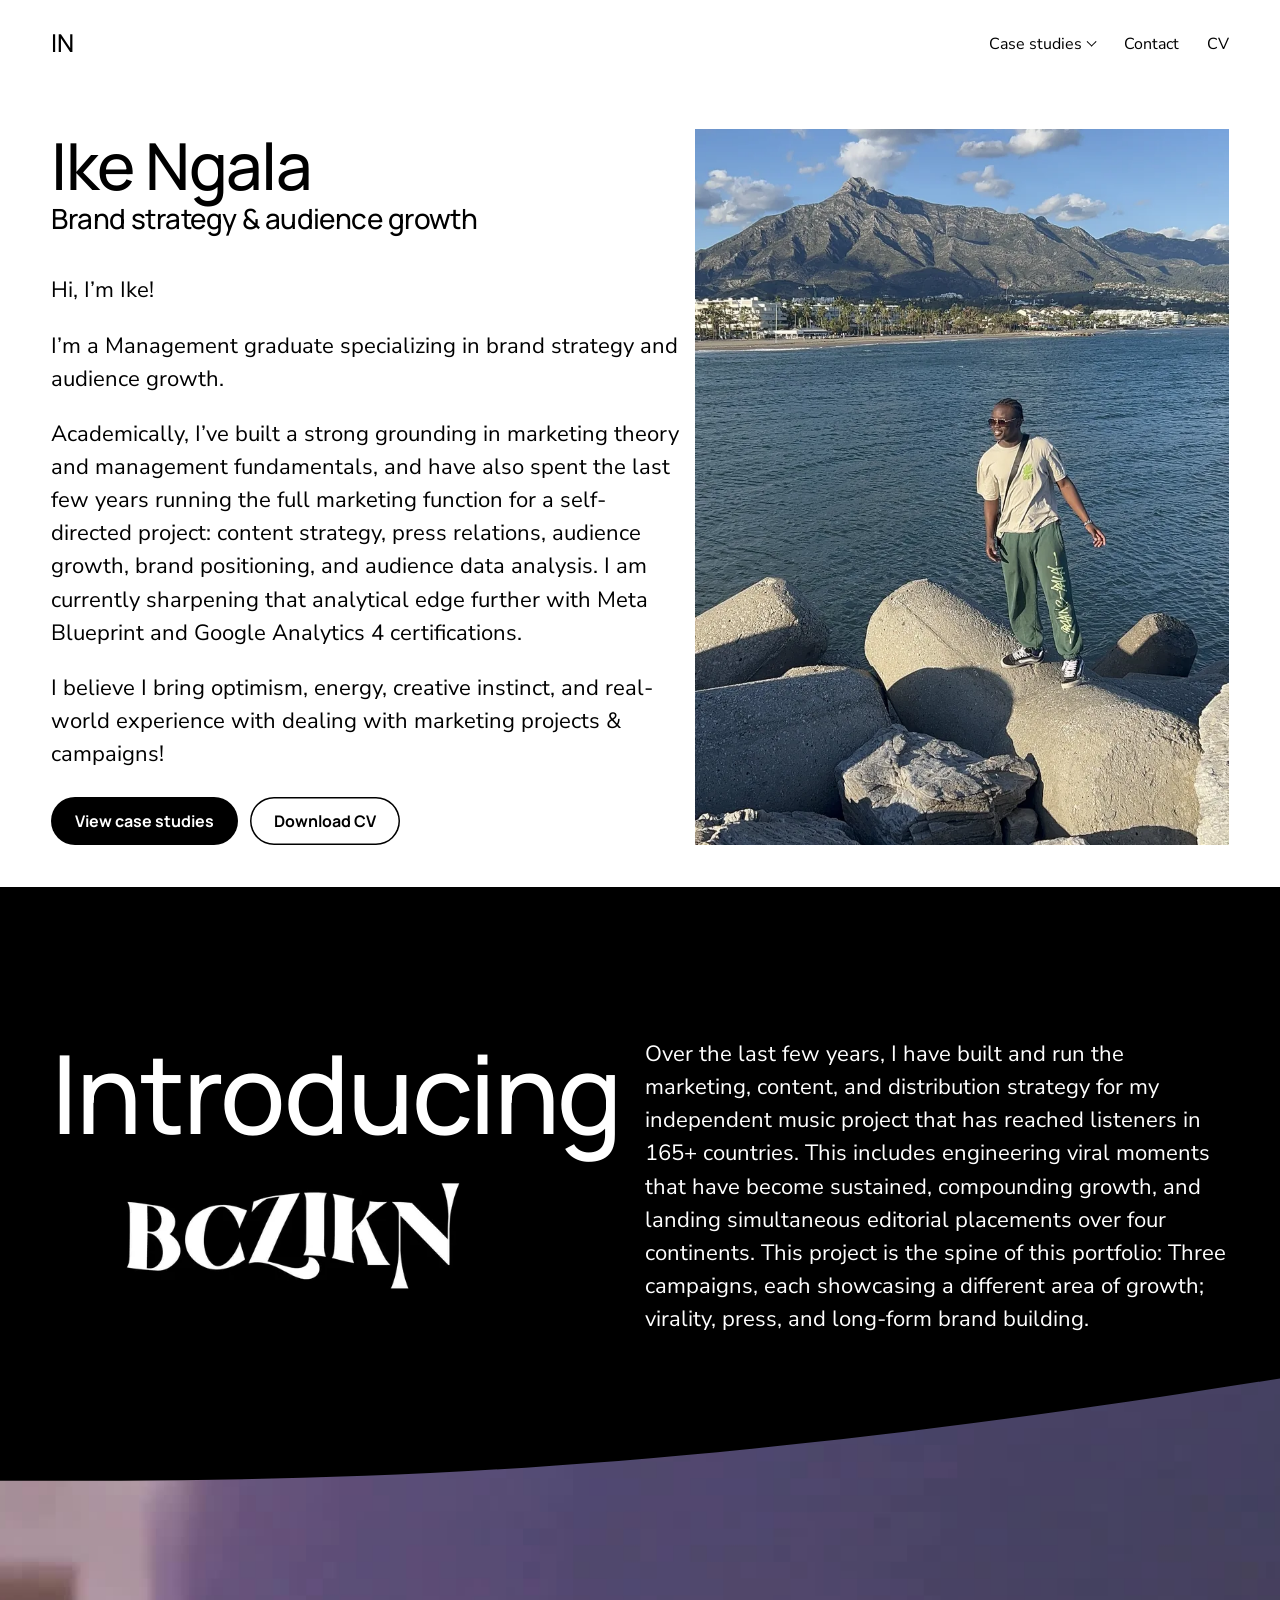
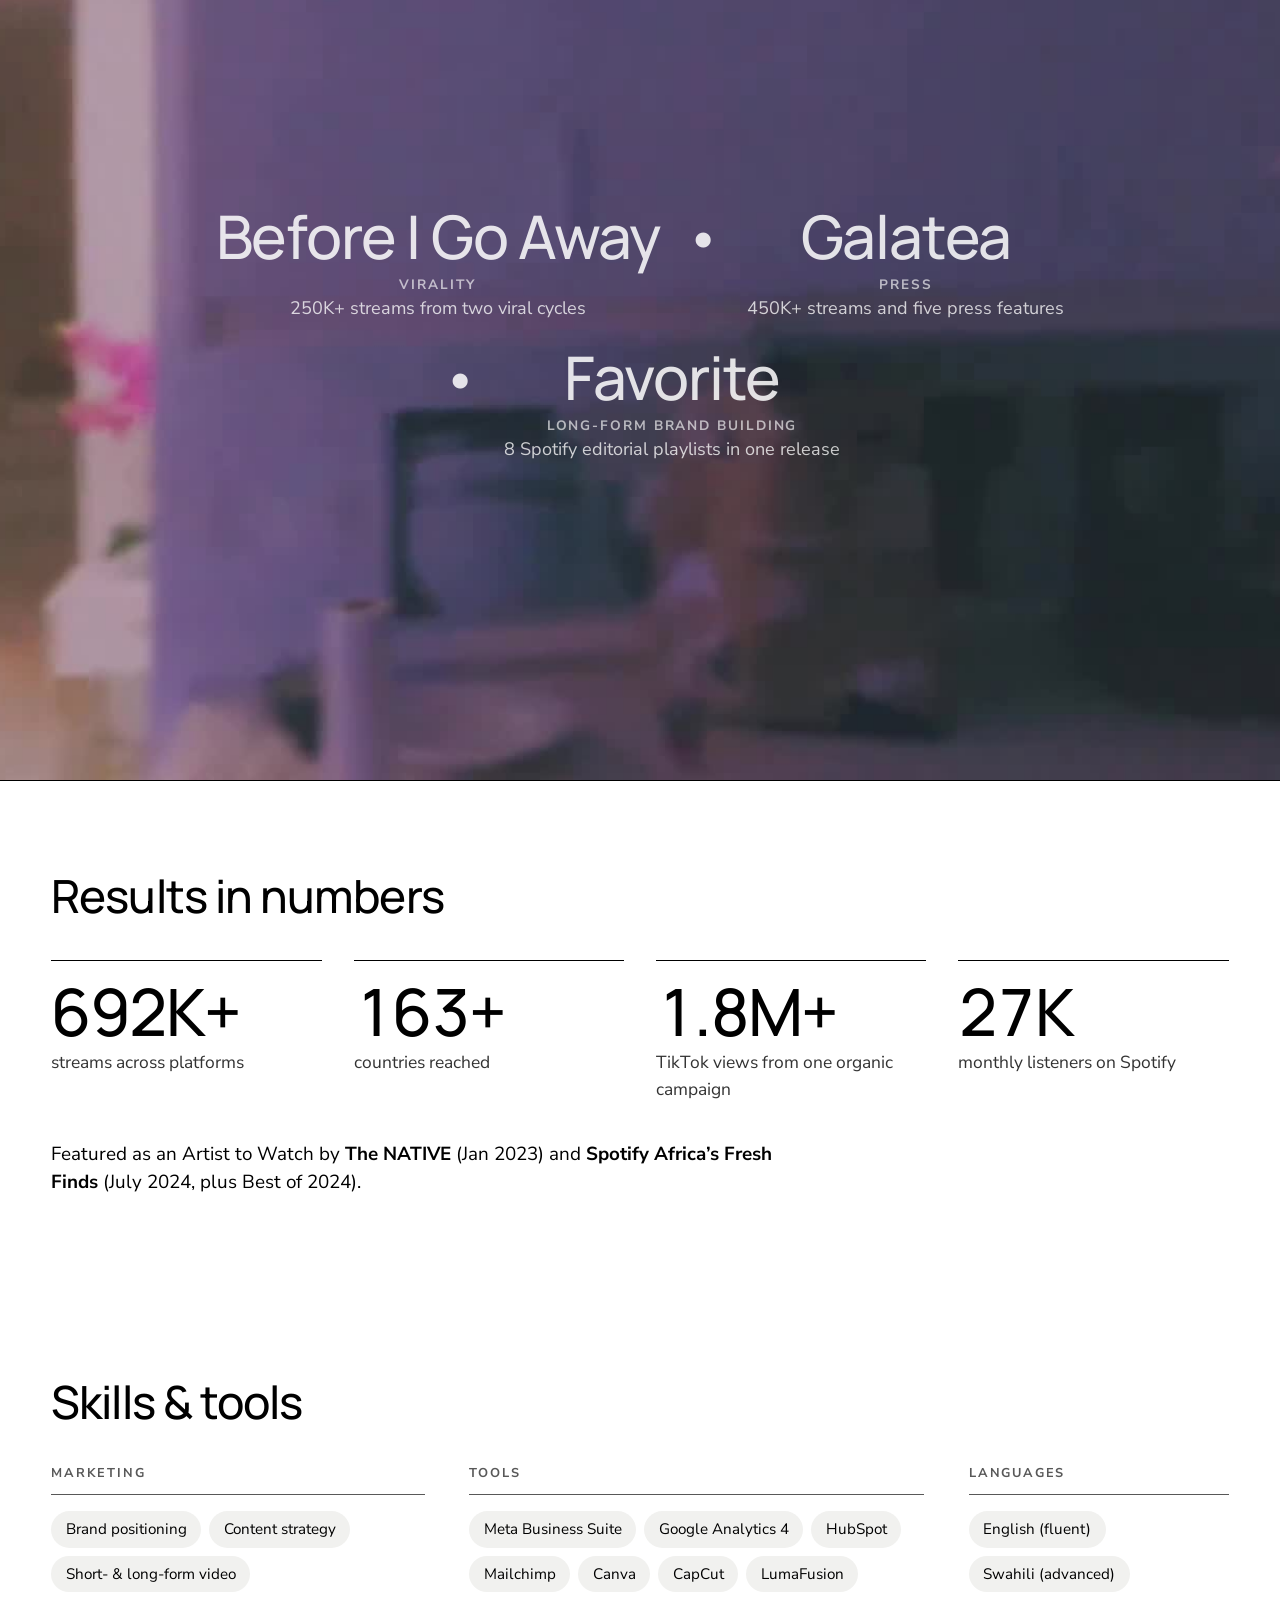
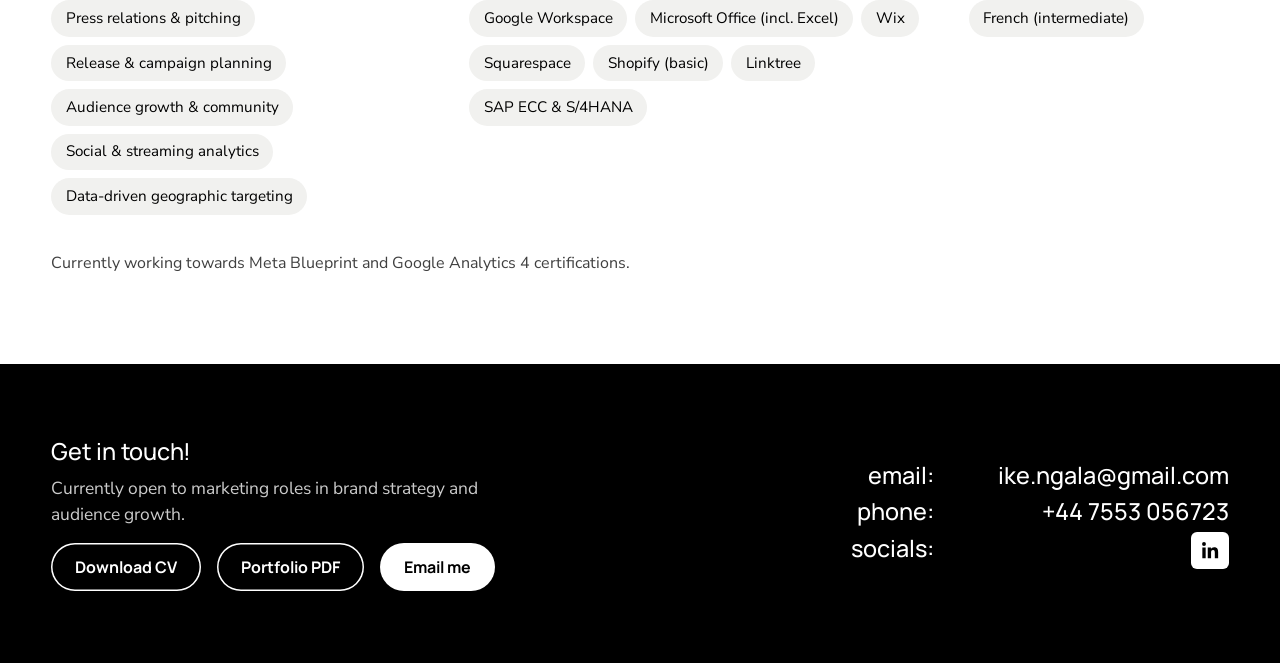
<file: index.html>
<!doctype html>
<html lang="en-GB">
<head>
<meta charset="utf-8">
<meta name="viewport" content="width=device-width, initial-scale=1">
<title>Ike Ngala | Marketing Portfolio</title>
<meta name="description" content="Ike Ngala: management graduate specialising in brand strategy and audience growth.">
<!-- Keep this portfolio out of search results (link sharing still works) -->
<meta name="robots" content="noindex, nofollow, noarchive, nosnippet, noimageindex">
<link rel="canonical" href="https://ikengala.com/">
<meta property="og:type" content="website">
<meta property="og:site_name" content="Ike Ngala">
<meta property="og:title" content="Ike Ngala | Marketing Portfolio">
<meta property="og:description" content="Ike Ngala: management graduate specialising in brand strategy and audience growth.">
<meta property="og:url" content="https://ikengala.com/">
<meta property="og:image" content="https://ikengala.com/assets/images/home/img-4307.jpg">
<meta name="twitter:card" content="summary_large_image">
<meta name="theme-color" content="#ffffff">
<link rel="icon" href="assets/images/favicon.svg" type="image/svg+xml">
<link rel="preload" href="assets/fonts/manrope-latin-500-normal.woff2" as="font" type="font/woff2" crossorigin>
<link rel="preload" href="assets/fonts/nunito-sans-latin-400-normal.woff2" as="font" type="font/woff2" crossorigin>
<link rel="stylesheet" href="assets/css/style.css">
<link rel="stylesheet" href="assets/css/layout/home.css">
</head>
<body class="page-home">
<a class="skip" href="#main">Skip to content</a>
<header class="site-header">
  <a class="logo" href="index.html" aria-label="Ike Ngala, home">IN</a>
  <nav aria-label="Main">
    <div class="nav-menu">
      <button class="nav-menu-btn" type="button" aria-expanded="false" aria-controls="case-menu">Case studies</button>
      <ul class="nav-menu-list" id="case-menu">
        <li><a href="projects/before-i-go-away.html"><img src="assets/images/web/covers/before-i-go-away-800.webp" alt="" width="48" height="48" loading="lazy"><span><span class="menu-title">Before I Go Away</span><span class="menu-focus">Virality</span></span></a></li>
        <li><a href="projects/galatea.html"><img src="assets/images/web/covers/galatea-800.webp" alt="" width="48" height="48" loading="lazy"><span><span class="menu-title">Galatea</span><span class="menu-focus">Press</span></span></a></li>
        <li><a href="projects/favorite.html"><img src="assets/images/web/covers/favorite-800.webp" alt="" width="48" height="48" loading="lazy"><span><span class="menu-title">Favorite</span><span class="menu-focus">Long-form brand building</span></span></a></li>
      </ul>
    </div>
    <a href="#contact">Contact</a>
    <a href="assets/files/Ike-Ngala-CV.pdf" target="_blank" rel="noopener">CV</a>
  </nav>
</header>
<main id="main">
<section class="section theme-light h-small is-fluid">
<div class="section-inner">
<div class="fluid-engine fe-6a3b0c901038cd3dc83daedf">
<div class="fe-block fe-block-b7171ba2fff845fc4bf3 blk text">
<h1>Ike Ngala</h1>
</div>
<div class="fe-block fe-block-f6ca932a84a733854966 blk text">
<h3 class="hero-tagline">Brand strategy &amp; audience growth</h3>
</div>
<div class="fe-block fe-block-3540d4c0403574ecf0fa blk text">
<p class="large">Hi, I’m Ike!</p>
<p class="large">I’m a Management graduate specializing in brand strategy and audience growth.</p>
<p class="large">Academically, I’ve built a strong grounding in marketing theory and management fundamentals, and have also spent the last few years running the full marketing function for a self-directed project: content strategy, press relations, audience growth, brand positioning, and audience data analysis. I am currently sharpening that analytical edge further with Meta Blueprint and Google Analytics 4 certifications.</p>
<p class="large">I believe I bring optimism, energy, creative instinct, and real-world experience with dealing with marketing projects &amp; campaigns!</p>
<p class="hero-actions"><a class="button button-solid" href="#projects">View case studies</a> <a class="button button-ghost" href="assets/files/Ike-Ngala-CV.pdf" target="_blank" rel="noopener">Download CV</a></p>
</div>
<figure class="fe-block fe-block-d6fce67f8c53aa4ce24b blk image fit-cover"><img src="assets/images/web/home/img-4307-1600.webp" srcset="assets/images/web/home/img-4307-800.webp 800w, assets/images/web/home/img-4307-1600.webp 1600w" sizes="(max-width: 767px) 100vw, 42vw" alt="Photo of a man standing on harbour rocks in front of the sea and mountains" width="2160" height="3840" loading="lazy" decoding="async"></figure>
</div>
</div>
</section>
<section class="section theme-dark h-small has-divider is-fluid" data-divider="curve" style="z-index:4;--dh:8vw">
<div class="section-inner">
<div class="fluid-engine fe-6a3b11a5e93d627aa4831eec">
<figure class="fe-block fe-block-yui_3_17_2_1_1782255862734_2015 blk image fit-cover breathe"><img src="assets/images/web/home/img-2921-1600.webp" srcset="assets/images/web/home/img-2921-800.webp 800w, assets/images/web/home/img-2921-1600.webp 1600w" sizes="(max-width: 767px) 100vw, 50vw" alt="BCZIKN logo" width="2500" height="2500" loading="lazy" decoding="async"></figure>
<div class="fe-block fe-block-14b71a853f9c879a395e blk text">
<div class="scaled" style="font-size:8.53vw"><h1><span class="on-dark">Introducing</span></h1>
</div>
</div>
<div class="fe-block fe-block-63c048e64291bf20b850 blk text">
<p class="large"><span class="on-dark">Over the last few years, I have built and run the marketing, content, and distribution strategy for my independent music project that has reached listeners in 165+ countries. This includes engineering viral moments that have become sustained, compounding growth, and landing simultaneous editorial placements over four continents. This project is the spine of this portfolio: Three campaigns, each showcasing a different area of growth; virality, press, and long-form brand building.</span></p>
</div>
</div>
</div>
</section>
<section class="section theme-dark has-bg-video projects-list after-divider" id="projects" style="--prev-dh:8vw">
<video class="bg-video" src="assets/videos/shared/blue-background.mp4" poster="assets/images/posters/shared-blue-background.jpg" autoplay muted loop playsinline aria-hidden="true"></video>
<div class="section-inner">
<ul class="project-links">
<li><a href="projects/before-i-go-away.html" data-cover="assets/images/web/covers/before-i-go-away-800.webp"><img class="touch-cover" src="assets/images/web/covers/before-i-go-away-800.webp" alt="" loading="lazy" width="600" height="600"><span class="project-name">Before I Go Away</span><span class="project-focus">Virality</span><span class="project-result">250K+ streams from two viral cycles</span></a></li>
<li><a href="projects/galatea.html" data-cover="assets/images/web/covers/galatea-800.webp"><img class="touch-cover" src="assets/images/web/covers/galatea-800.webp" alt="" loading="lazy" width="600" height="600"><span class="project-name">Galatea</span><span class="project-focus">Press</span><span class="project-result">450K+ streams and five press features</span></a></li>
<li><a href="projects/favorite.html" data-cover="assets/images/web/covers/favorite-800.webp"><img class="touch-cover" src="assets/images/web/covers/favorite-800.webp" alt="" loading="lazy" width="600" height="600"><span class="project-name">Favorite</span><span class="project-focus">Long-form brand building</span><span class="project-result">8 Spotify editorial playlists in one release</span></a></li>
</ul>
<img class="hover-cover" alt="" aria-hidden="true">
</div>
</section>
<section class="results theme-light" aria-labelledby="results-title">
  <div class="results-inner">
  <h2 id="results-title">Results in numbers</h2>
  <ul class="results-list">
    <li><strong><span class="count" data-to="700">700</span>K+</strong><span>streams across platforms</span></li>
    <li><strong><span class="count" data-to="165">165</span>+</strong><span>countries reached</span></li>
    <li><strong><span class="count" data-to="1.8">1.8</span>M+</strong><span>TikTok views from one organic campaign</span></li>
    <li><strong><span class="count" data-to="27">27</span>K</strong><span>monthly listeners on Spotify</span></li>
  </ul>
  <p class="results-note">Featured as an Artist to Watch by <strong>The NATIVE</strong> (Jan 2023) and <strong>Spotify Africa’s Fresh Finds</strong> (July 2024, plus Best of 2024).</p>
  </div>
</section>
<section class="skills theme-light" aria-labelledby="skills-title">
  <div class="skills-inner">
  <h2 id="skills-title">Skills &amp; tools</h2>
  <div class="skills-grid">
    <div class="skills-group"><h3>Marketing</h3><ul class="chips"><li>Brand positioning</li><li>Content strategy</li><li>Short- &amp; long-form video</li><li>Press relations &amp; pitching</li><li>Release &amp; campaign planning</li><li>Audience growth &amp; community</li><li>Social &amp; streaming analytics</li><li>Data-driven geographic targeting</li></ul></div>
    <div class="skills-group"><h3>Tools</h3><ul class="chips"><li>Meta Business Suite</li><li>Google Analytics 4</li><li>HubSpot</li><li>Mailchimp</li><li>Canva</li><li>CapCut</li><li>LumaFusion</li><li>Google Workspace</li><li>Microsoft Office (incl. Excel)</li><li>Wix</li><li>Squarespace</li><li>Shopify (basic)</li><li>Linktree</li><li>SAP ECC &amp; S/4HANA</li></ul></div>
    <div class="skills-group"><h3>Languages</h3><ul class="chips"><li>English (fluent)</li><li>Swahili (advanced)</li><li>French (intermediate)</li></ul></div>
  </div>
  <p class="skills-note">Currently working towards Meta Blueprint and Google Analytics 4 certifications.</p>
  </div>
</section>
</main>

<footer class="site-footer theme-dark" id="contact">
  <div class="footer-inner">
    <div class="footer-cta">
      <div>
        <h4>Get in touch!</h4>
        <p class="footer-note">Currently open to marketing roles in brand strategy and audience growth.</p>
      </div>
      <a class="button button-outline" href="assets/files/Ike-Ngala-CV.pdf" target="_blank" rel="noopener">Download CV</a>
      <a class="button button-outline" href="assets/files/Ike-Ngala-Portfolio.pdf" target="_blank" rel="noopener">Portfolio PDF</a>
      <a class="button" href="mailto:ike.ngala@gmail.com">Email me</a>
    </div>
    <dl>
      <dt>email:</dt><dd><a href="mailto:ike.ngala@gmail.com">ike.ngala@gmail.com</a></dd>
      <dt>phone:</dt><dd><a href="tel:+447553056723">+44 7553 056723</a></dd>
      <dt>socials:</dt><dd><a class="social-icon" href="https://www.linkedin.com/in/ikengala/" target="_blank" rel="noopener" aria-label="LinkedIn"><svg viewBox="0 0 24 24" aria-hidden="true"><path d="M20.45 20.45h-3.56v-5.57c0-1.33-.02-3.04-1.85-3.04-1.85 0-2.14 1.45-2.14 2.94v5.67H9.34V9h3.42v1.56h.05c.48-.9 1.64-1.85 3.37-1.85 3.6 0 4.27 2.37 4.27 5.46v6.28zM5.34 7.43a2.06 2.06 0 1 1 0-4.13 2.06 2.06 0 0 1 0 4.13zM7.12 20.45H3.56V9h3.56v11.45z"/></svg></a></dd>
    </dl>
  </div>
</footer>
<script src="assets/js/main.js"></script>
</body>
</html>
</file>
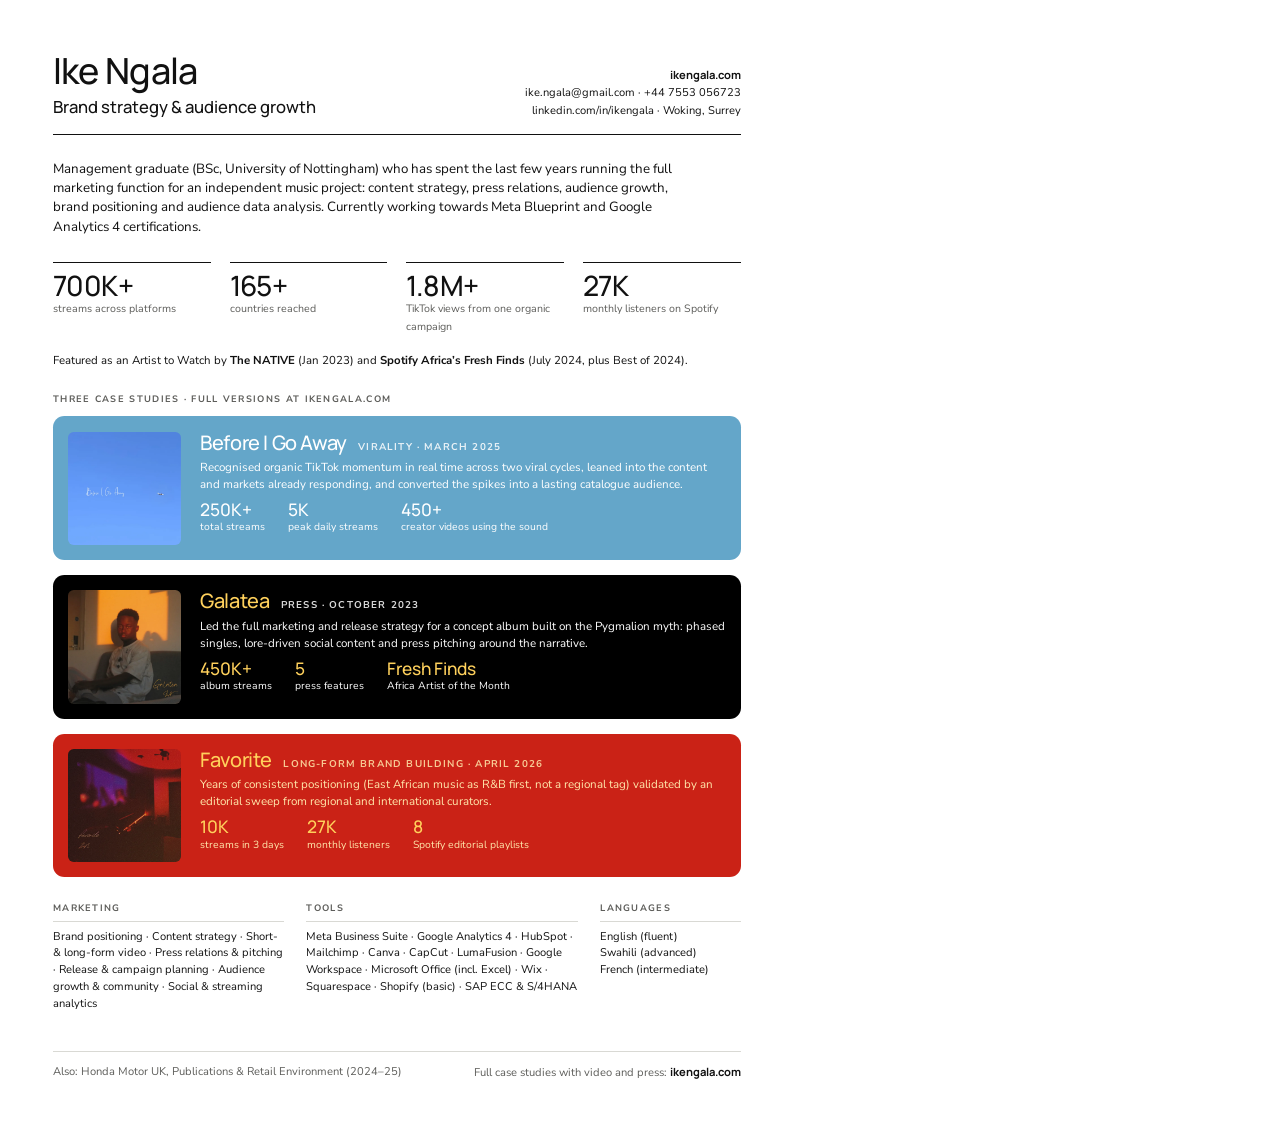
<file: print/one-pager.html>
<!doctype html>
<html lang="en-GB">
<head>
<meta charset="utf-8">
<title>Ike Ngala | Portfolio one-pager</title>
<meta name="robots" content="noindex, nofollow">
<!--
  Source for assets/files/Ike-Ngala-Portfolio.pdf (an A4 one-page summary of the site).
  Edit this file, then re-render the PDF from it (see README: "Updating the PDF one-pager").
-->
<style>
  @font-face { font-family: "Manrope"; font-weight: 500; src: url("../assets/fonts/manrope-latin-500-normal.woff2") format("woff2"); }
  @font-face { font-family: "Manrope"; font-weight: 700; src: url("../assets/fonts/manrope-latin-700-normal.woff2") format("woff2"); }
  @font-face { font-family: "Nunito Sans"; font-weight: 400; src: url("../assets/fonts/nunito-sans-latin-400-normal.woff2") format("woff2"); }
  @font-face { font-family: "Nunito Sans"; font-weight: 700; src: url("../assets/fonts/nunito-sans-latin-700-normal.woff2") format("woff2"); }
  @page { size: A4; margin: 0; }
  :root { --blue: #64a6c9; --yellow: #ffd15c; --red: #ca2216; --ink: #111; --muted: #5d5d5a; --line: #d9d9d4; }
  * { box-sizing: border-box; margin: 0; padding: 0; }
  html, body { width: 210mm; height: 297mm; }
  body { font: 9.4pt/1.45 "Nunito Sans", sans-serif; color: var(--ink); background: #fff; -webkit-print-color-adjust: exact; print-color-adjust: exact; }
  .page { width: 210mm; height: 297mm; padding: 14mm 14mm 11mm; display: flex; flex-direction: column; gap: 6.5mm; overflow: hidden; }
  h1, h2, h3, .num { font-family: "Manrope", sans-serif; font-weight: 500; letter-spacing: -0.02em; }
  .eyebrow { font-weight: 700; font-size: 7pt; letter-spacing: .14em; text-transform: uppercase; color: var(--muted); }

  header { display: flex; justify-content: space-between; align-items: flex-end; border-bottom: 1.5px solid var(--ink); padding-bottom: 4mm; }
  h1 { font-size: 27pt; line-height: 1; }
  .tagline { font-family: "Manrope", sans-serif; font-size: 12.5pt; margin-top: 1.6mm; }
  .contact { text-align: right; font-size: 8.4pt; line-height: 1.55; }
  .contact a { color: inherit; text-decoration: none; }
  .contact strong { font-family: "Manrope", sans-serif; font-weight: 700; }

  .intro { font-size: 10pt; max-width: 165mm; }

  .stats { display: grid; grid-template-columns: repeat(4, 1fr); gap: 5mm; }
  .stats li { list-style: none; border-top: 1px solid var(--ink); padding-top: 2.2mm; }
  .num { font-size: 21pt; line-height: 1; display: block; }
  .stats span:not(.num) { font-size: 8pt; color: var(--muted); }
  .recognition { font-size: 8.6pt; margin-top: -2mm; }

  .cases { display: grid; gap: 4mm; }
  .case { display: grid; grid-template-columns: 30mm 1fr; gap: 5mm; padding: 4mm; border-radius: 3mm; color: #fff; }
  .case img { width: 30mm; height: 30mm; object-fit: cover; border-radius: 1.5mm; }
  .case.blue { background: var(--blue); }
  .case.black { background: #000; color: #fff; }
  .case.black h3, .case.black .case-stats b { color: var(--yellow); }
  .case.red { background: var(--red); color: #ffe7ab; }
  .case.red h3, .case.red .case-stats b { color: var(--yellow); }
  .case-head { display: flex; align-items: baseline; gap: 3mm; flex-wrap: wrap; }
  .case h3 { font-size: 15pt; line-height: 1.1; }
  .case .meta { font-size: 7.4pt; font-weight: 700; letter-spacing: .12em; text-transform: uppercase; opacity: .85; }
  .case p { font-size: 8.7pt; margin-top: 1.4mm; }
  .case-stats { display: flex; gap: 6mm; margin-top: 2.2mm; font-size: 7.8pt; }
  .case-stats b { display: block; font-family: "Manrope", sans-serif; font-weight: 500; font-size: 13pt; line-height: 1.05; }

  .skills { display: grid; grid-template-columns: 1.15fr 1.35fr .7fr; gap: 6mm; }
  .skills h2 { font-size: 7pt; font-family: "Nunito Sans", sans-serif; font-weight: 700; letter-spacing: .14em; text-transform: uppercase; color: var(--muted); border-bottom: 1px solid var(--line); padding-bottom: 1.4mm; margin-bottom: 1.8mm; }
  .skills p { font-size: 8.4pt; line-height: 1.5; }

  footer { margin-top: auto; display: flex; justify-content: space-between; align-items: center; border-top: 1px solid var(--line); padding-top: 3mm; font-size: 8.4pt; color: var(--muted); }
  footer span { white-space: nowrap; }
  footer strong { color: var(--ink); font-family: "Manrope", sans-serif; font-weight: 700; }
</style>
</head>
<body>
<div class="page">
  <header>
    <div>
      <h1>Ike Ngala</h1>
      <p class="tagline">Brand strategy &amp; audience growth</p>
    </div>
    <p class="contact">
      <strong>ikengala.com</strong><br>
      <a href="mailto:ike.ngala@gmail.com">ike.ngala@gmail.com</a> · +44 7553 056723<br>
      linkedin.com/in/ikengala · Woking, Surrey
    </p>
  </header>

  <p class="intro">Management graduate (BSc, University of Nottingham) who has spent the last few years running the full
  marketing function for an independent music project: content strategy, press relations, audience growth, brand
  positioning and audience data analysis. Currently working towards Meta Blueprint and Google Analytics 4 certifications.</p>

  <ul class="stats">
    <li><span class="num">700K+</span><span>streams across platforms</span></li>
    <li><span class="num">165+</span><span>countries reached</span></li>
    <li><span class="num">1.8M+</span><span>TikTok views from one organic campaign</span></li>
    <li><span class="num">27K</span><span>monthly listeners on Spotify</span></li>
  </ul>
  <p class="recognition">Featured as an Artist to Watch by <strong>The NATIVE</strong> (Jan 2023) and <strong>Spotify Africa’s Fresh Finds</strong> (July 2024, plus Best of 2024).</p>

  <section>
    <p class="eyebrow" style="margin-bottom:2.5mm">Three case studies · full versions at ikengala.com</p>
    <div class="cases">
      <article class="case blue">
        <img src="../assets/images/web/covers/before-i-go-away-800.webp" alt="">
        <div>
          <div class="case-head"><h3>Before I Go Away</h3><span class="meta">Virality · March 2025</span></div>
          <p>Recognised organic TikTok momentum in real time across two viral cycles, leaned into the content and markets
          already responding, and converted the spikes into a lasting catalogue audience.</p>
          <div class="case-stats"><span><b>250K+</b>total streams</span><span><b>5K</b>peak daily streams</span><span><b>450+</b>creator videos using the sound</span></div>
        </div>
      </article>
      <article class="case black">
        <img src="../assets/images/web/covers/galatea-800.webp" alt="">
        <div>
          <div class="case-head"><h3>Galatea</h3><span class="meta">Press · October 2023</span></div>
          <p>Led the full marketing and release strategy for a concept album built on the Pygmalion myth: phased singles,
          lore-driven social content and press pitching around the narrative.</p>
          <div class="case-stats"><span><b>450K+</b>album streams</span><span><b>5</b>press features</span><span><b>Fresh Finds</b>Africa Artist of the Month</span></div>
        </div>
      </article>
      <article class="case red">
        <img src="../assets/images/web/covers/favorite-800.webp" alt="">
        <div>
          <div class="case-head"><h3>Favorite</h3><span class="meta">Long-form brand building · April 2026</span></div>
          <p>Years of consistent positioning (East African music as R&amp;B first, not a regional tag) validated by an
          editorial sweep from regional and international curators.</p>
          <div class="case-stats"><span><b>10K</b>streams in 3 days</span><span><b>27K</b>monthly listeners</span><span><b>8</b>Spotify editorial playlists</span></div>
        </div>
      </article>
    </div>
  </section>

  <section class="skills">
    <div><h2>Marketing</h2><p>Brand positioning · Content strategy · Short- &amp; long-form video · Press relations &amp; pitching · Release &amp; campaign planning · Audience growth &amp; community · Social &amp; streaming analytics</p></div>
    <div><h2>Tools</h2><p>Meta Business Suite · Google Analytics 4 · HubSpot · Mailchimp · Canva · CapCut · LumaFusion · Google Workspace · Microsoft Office (incl. Excel) · Wix · Squarespace · Shopify (basic) · SAP ECC &amp; S/4HANA</p></div>
    <div><h2>Languages</h2><p>English (fluent)<br>Swahili (advanced)<br>French (intermediate)</p></div>
  </section>

  <footer>
    <span>Also: Honda Motor UK, Publications &amp; Retail Environment (2024–25)</span>
    <span>Full case studies with video and press: <strong>ikengala.com</strong></span>
  </footer>
</div>
</body>
</html>
</file>
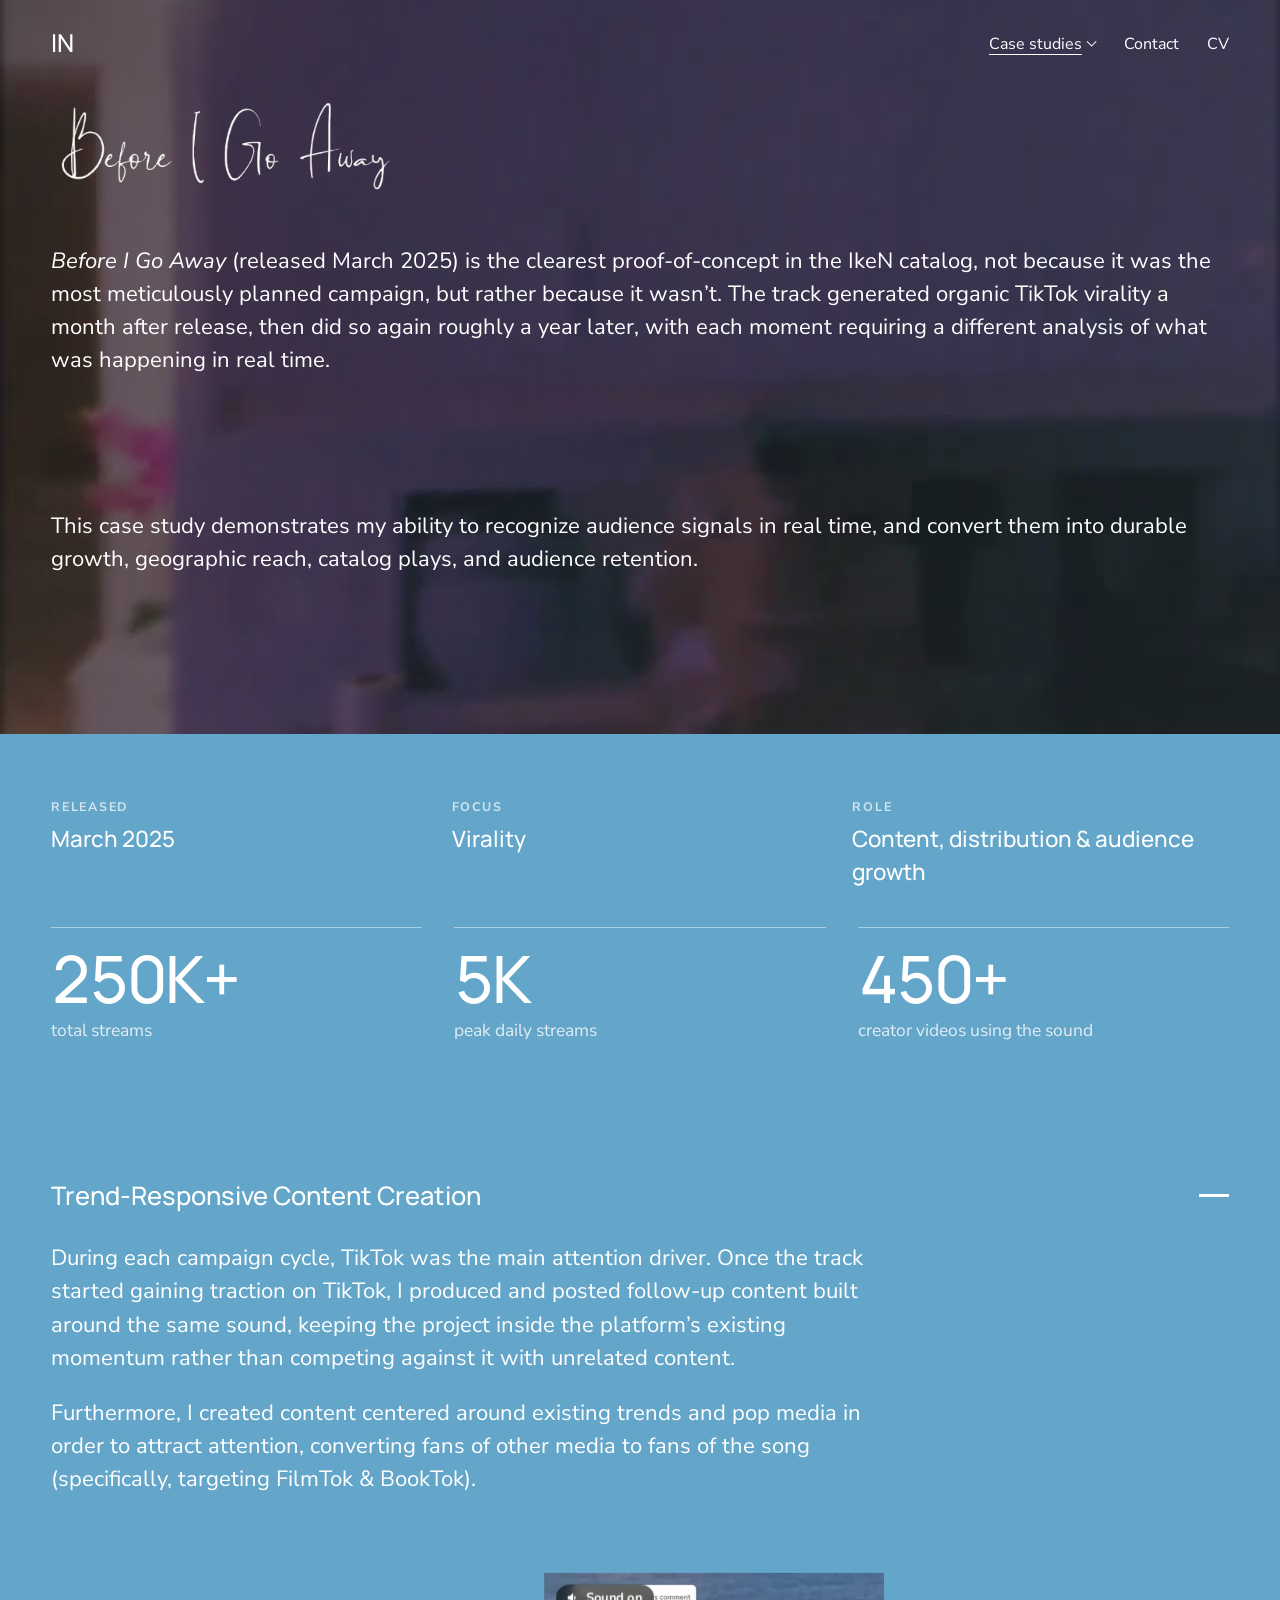
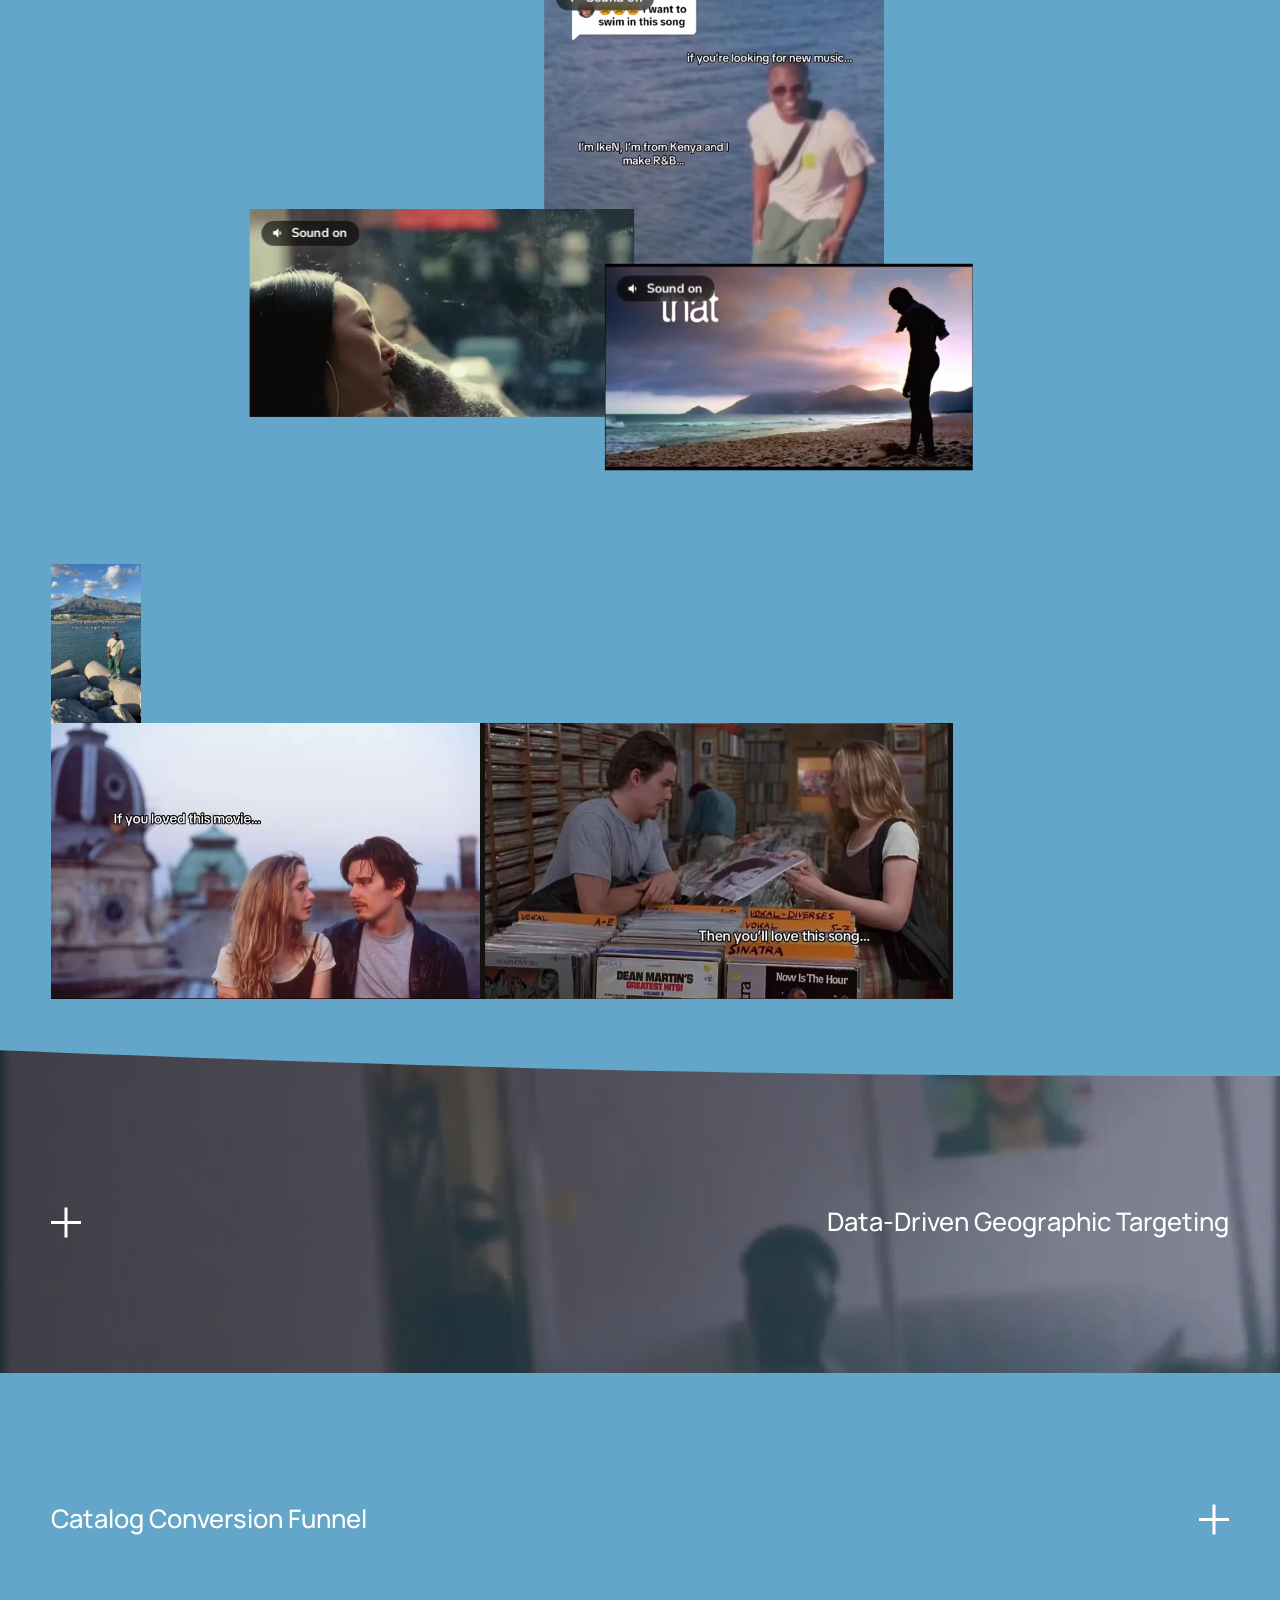
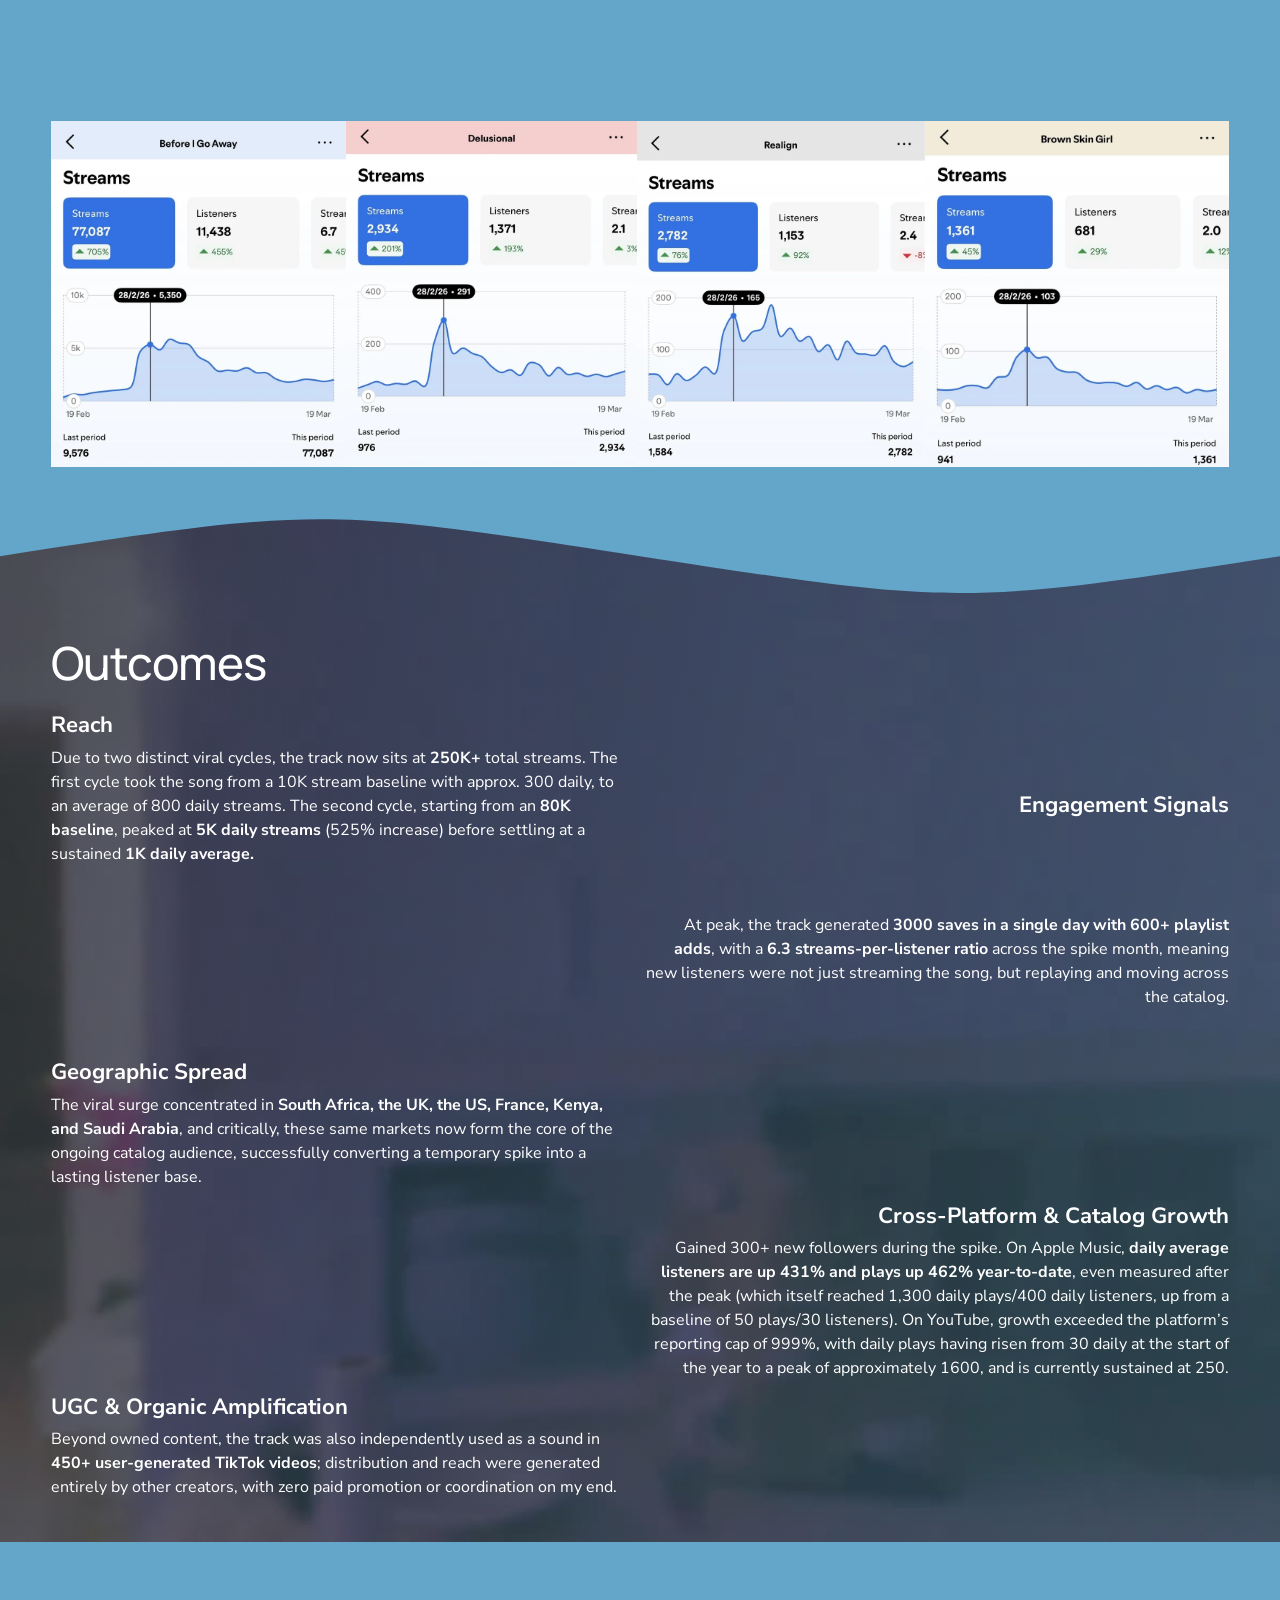
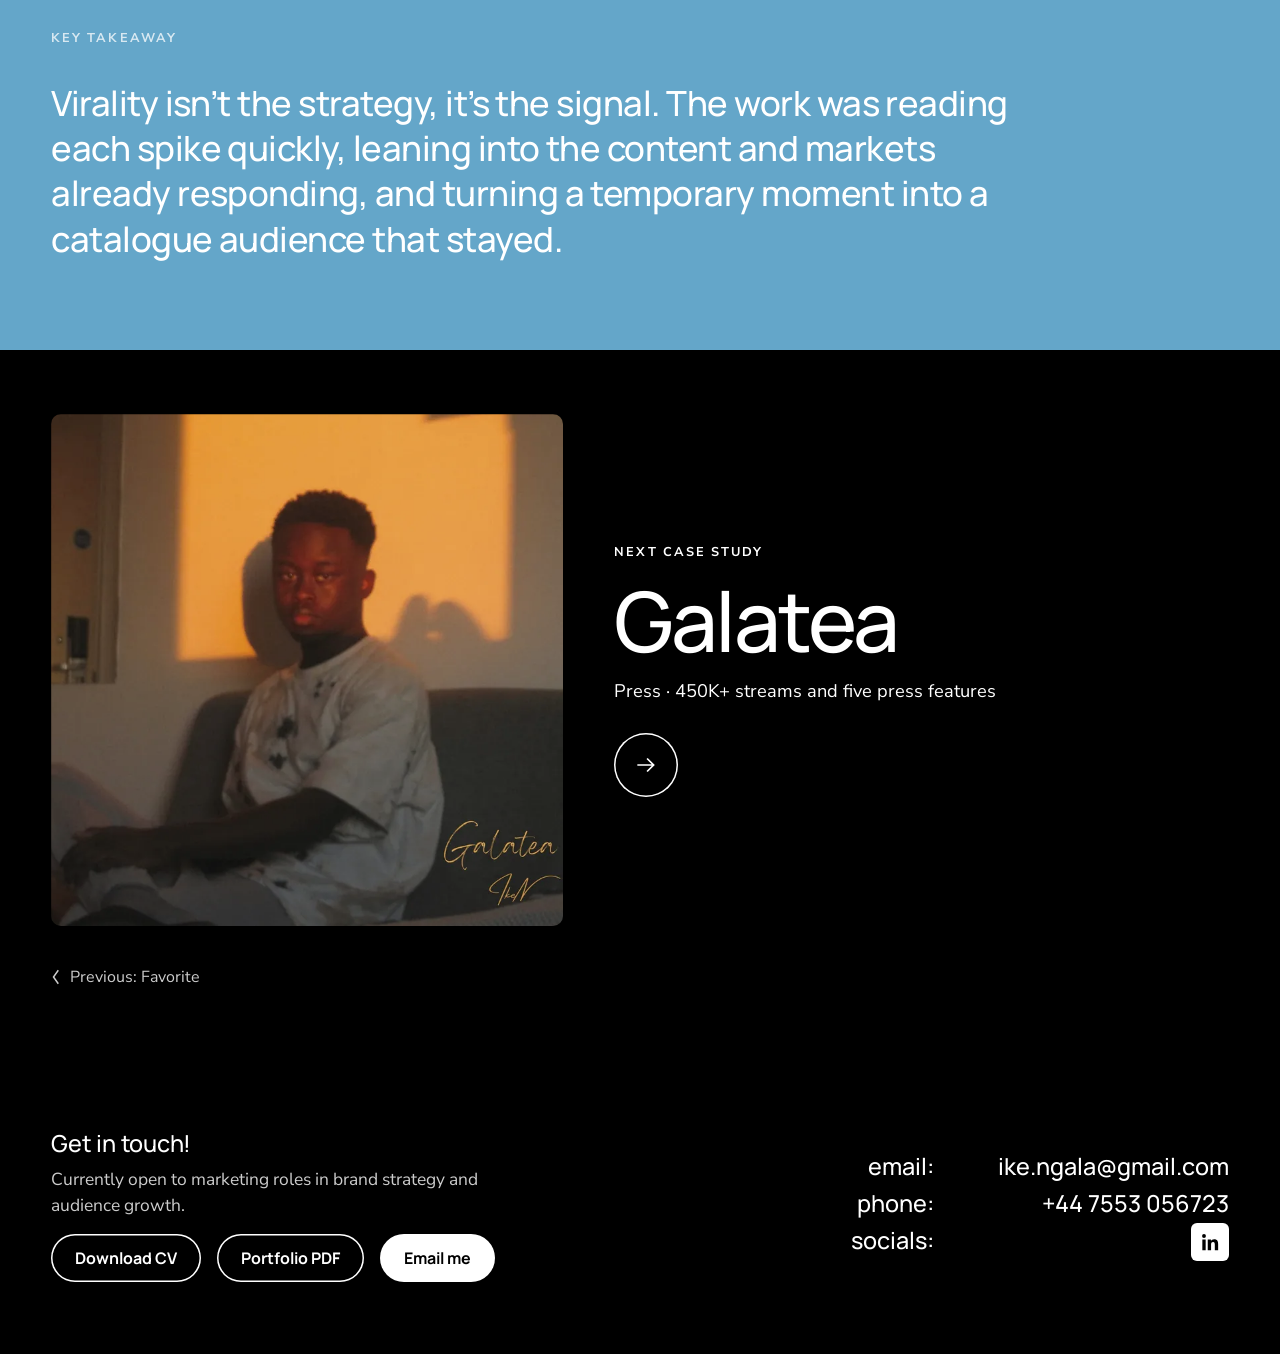
<file: projects/before-i-go-away.html>
<!doctype html>
<html lang="en-GB">
<head>
<meta charset="utf-8">
<meta name="viewport" content="width=device-width, initial-scale=1">
<title>Before I Go Away | Ike Ngala</title>
<meta name="description" content="Before I Go Away: a marketing case study in virality by Ike Ngala.">
<!-- Keep this portfolio out of search results (link sharing still works) -->
<meta name="robots" content="noindex, nofollow, noarchive, nosnippet, noimageindex">
<link rel="canonical" href="https://ikengala.com/projects/before-i-go-away.html">
<meta property="og:type" content="website">
<meta property="og:site_name" content="Ike Ngala">
<meta property="og:title" content="Before I Go Away | Ike Ngala">
<meta property="og:description" content="Before I Go Away: a marketing case study in virality by Ike Ngala.">
<meta property="og:url" content="https://ikengala.com/projects/before-i-go-away.html">
<meta property="og:image" content="https://ikengala.com/assets/images/covers/before-i-go-away.jpg">
<meta name="twitter:card" content="summary_large_image">
<meta name="theme-color" content="#64a6c9">
<link rel="icon" href="../assets/images/favicon.svg" type="image/svg+xml">
<link rel="preload" href="../assets/fonts/manrope-latin-500-normal.woff2" as="font" type="font/woff2" crossorigin>
<link rel="preload" href="../assets/fonts/nunito-sans-latin-400-normal.woff2" as="font" type="font/woff2" crossorigin>
<link rel="stylesheet" href="../assets/css/style.css">
<link rel="stylesheet" href="../assets/css/layout/before-i-go-away.css">
</head>
<body class="page-before-i-go-away is-case">
<a class="skip" href="#main">Skip to content</a>
<header class="site-header">
  <a class="logo" href="../index.html" aria-label="Ike Ngala, home">IN</a>
  <nav aria-label="Main">
    <div class="nav-menu">
      <button class="nav-menu-btn" type="button" aria-expanded="false" aria-controls="case-menu" data-current>Case studies</button>
      <ul class="nav-menu-list" id="case-menu">
        <li><a href="../projects/before-i-go-away.html" aria-current="page"><img src="../assets/images/web/covers/before-i-go-away-800.webp" alt="" width="48" height="48" loading="lazy"><span><span class="menu-title">Before I Go Away</span><span class="menu-focus">Virality</span></span></a></li>
        <li><a href="../projects/galatea.html"><img src="../assets/images/web/covers/galatea-800.webp" alt="" width="48" height="48" loading="lazy"><span><span class="menu-title">Galatea</span><span class="menu-focus">Press</span></span></a></li>
        <li><a href="../projects/favorite.html"><img src="../assets/images/web/covers/favorite-800.webp" alt="" width="48" height="48" loading="lazy"><span><span class="menu-title">Favorite</span><span class="menu-focus">Long-form brand building</span></span></a></li>
      </ul>
    </div>
    <a href="#contact">Contact</a>
    <a href="../assets/files/Ike-Ngala-CV.pdf" target="_blank" rel="noopener">CV</a>
  </nav>
</header>
<main id="main">
<section class="section theme-blue h-custom has-bg-video scrim is-fluid">
<video class="bg-video" src="../assets/videos/shared/blue-background.mp4" poster="../assets/images/posters/shared-blue-background.jpg" autoplay muted loop playsinline aria-hidden="true"></video>
<div class="section-inner">
<div class="fluid-engine fe-6a3b0c8f1038cd3dc83dadcf">
<div class="fe-block fe-block-yui_3_17_2_1_1782386627382_837 blk text">
<p class="large"><span class="on-dark"><em>Before I Go Away </em>(released March 2025) is the clearest proof-of-concept in the IkeN catalog, not because it was the most meticulously planned campaign, but rather because it wasn’t. The track generated organic TikTok virality a month after release, then did so again roughly a year later, with each moment requiring a different analysis of what was happening in real time. </span></p>
<p class="large blank"><br></p>
<p class="large blank"><br></p>
<p class="large"><span class="on-dark">This case study demonstrates my ability to recognize audience signals in real time, and convert them into durable growth, geographic reach, catalog plays, and audience retention.</span></p>
</div>
<figure class="fe-block fe-block-yui_3_17_2_1_1782386627382_1240 blk image fit-cover" style="--m-offset-x:-18px;--m-offset-y:-72px;--m-scale-x:1.2;--m-scale-y:1.2"><a href="https://youtu.be/2_dct1jkoIw?si=Oq4PZ6AVF3oIRgYl" target="_blank" rel="noopener"><img src="../assets/images/web/before-i-go-away/hero-cutout-800.webp" srcset="../assets/images/web/before-i-go-away/hero-cutout-800.webp 666w" sizes="(max-width: 767px) 100vw, 27vw" alt="Before I Go Away, handwritten title (links to the YouTube video)" width="666" height="375" loading="lazy" decoding="async"></a></figure>
</div>
</div>
</section>
<section class="glance theme-blue" aria-label="At a glance">
  <div class="glance-inner">
  <dl class="glance-facts">
    <div><dt>Released</dt><dd>March 2025</dd></div>
    <div><dt>Focus</dt><dd>Virality</dd></div>
    <div><dt>Role</dt><dd>Content, distribution & audience growth</dd></div>
  </dl>
  <ul class="glance-stats">
    <li><strong>250K+</strong><span>total streams</span></li>
    <li><strong>5K</strong><span>peak daily streams</span></li>
    <li><strong>450+</strong><span>creator videos using the sound</span></li>
  </ul>
  </div>
</section>
<section class="section theme-blue h-small is-fluid">
<div class="section-inner">
<div class="fluid-engine fe-6a3d13265cfe4045362829a8">
<div class="fe-block fe-block-yui_3_17_2_1_1782385920501_6613 blk accordion acc-plus acc-title-left acc-icon-right acc-desc-left" style="--acc-pad-y:30px;--acc-icon:30px;--acc-desc-w:70%">
<details open>
<summary><span class="acc-title">Trend-Responsive Content Creation</span><span class="acc-icon" aria-hidden="true"></span></summary>
<div class="details-body">
<p>During each campaign cycle, TikTok was the main attention driver. Once the track started gaining traction on TikTok, I produced and posted follow-up content built around the same sound, keeping the project inside the platform’s existing momentum rather than competing against it with unrelated content.</p>
<p>Furthermore, I created content centered around existing trends and pop media in order to attract attention, converting fans of other media to fans of the song (specifically, targeting FilmTok &amp; BookTok).</p>
</div>
</details>
</div>
<figure class="fe-block fe-block-yui_3_17_2_1_1782386627382_12492 blk video"><div class="vframe" style="--ar:0.8000"><video src="../assets/videos/before-i-go-away/clip-1.mp4" poster="../assets/images/posters/before-i-go-away-clip-1.jpg" autoplay muted loop playsinline></video><button class="sound-toggle" type="button" aria-pressed="false" aria-label="Turn sound on"><span class="sound-label">Sound on</span></button></div></figure>
<figure class="fe-block fe-block-yui_3_17_2_1_1782386627382_12165 blk video"><div class="vframe" style="--ar:1.8500"><video src="../assets/videos/before-i-go-away/clip-2.mp4" poster="../assets/images/posters/before-i-go-away-clip-2.jpg" autoplay muted loop playsinline></video><button class="sound-toggle" type="button" aria-pressed="false" aria-label="Turn sound on"><span class="sound-label">Sound on</span></button></div></figure>
<figure class="fe-block fe-block-8bf429a8bb434695a10d blk video"><div class="vframe" style="--ar:1.7815"><video src="../assets/videos/before-i-go-away/clip-3.mp4" poster="../assets/images/posters/before-i-go-away-clip-3.jpg" autoplay muted loop playsinline></video><button class="sound-toggle" type="button" aria-pressed="false" aria-label="Turn sound on"><span class="sound-label">Sound on</span></button></div></figure>
</div>
</div>
</section>
<section class="section theme-blue h-medium has-divider is-gallery" data-divider="curve-rev" style="z-index:6;--dh:2vw">
<div class="section-inner">
<div class="gallery-strips" style="--gap:0px">
  <div class="strip-row">
    <figure style="--ratio:0.5625"><img src="../assets/images/web/before-i-go-away/img-590de304-a452-4620-8165-9ba463829827-800.webp" srcset="../assets/images/web/before-i-go-away/img-590de304-a452-4620-8165-9ba463829827-800.webp 800w" sizes="(max-width: 767px) 50vw, 30vw" alt="TikTok still: a man standing on harbour rocks, captioned &quot;Day 49 of posting my music until it reaches my target audience&quot;" width="1080" height="1920" loading="lazy" decoding="async"></figure>
    <figure style="--ratio:0.9294"><img src="../assets/images/web/before-i-go-away/img-28632368-8e53-4136-b46e-a1dbc3d2667d-800.webp" srcset="../assets/images/web/before-i-go-away/img-28632368-8e53-4136-b46e-a1dbc3d2667d-800.webp 800w" sizes="(max-width: 767px) 50vw, 30vw" alt="TikTok still: a grassy field at dusk, overlaid with Before I Go Away lyrics" width="1080" height="1162" loading="lazy" decoding="async"></figure>
    <figure style="--ratio:0.8971"><img src="../assets/images/web/before-i-go-away/img-b4dcdb6d-0630-49e2-ba2d-dfbb04ac6ad2-800.webp" srcset="../assets/images/web/before-i-go-away/img-b4dcdb6d-0630-49e2-ba2d-dfbb04ac6ad2-800.webp 800w" sizes="(max-width: 767px) 50vw, 30vw" alt="TikTok still: two silhouettes about to kiss in blue light, captioned &quot;enjoy some music as you wait.&quot;" width="942" height="1050" loading="lazy" decoding="async"></figure>
    <figure style="--ratio:0.8243"><img src="../assets/images/web/before-i-go-away/img-bbf72021-2391-469b-a72e-59cd2bfc250a-800.webp" srcset="../assets/images/web/before-i-go-away/img-bbf72021-2391-469b-a72e-59cd2bfc250a-800.webp 800w" sizes="(max-width: 767px) 50vw, 30vw" alt="TikTok still: a hand raised in blue light, captioned &quot;stop scrolling.&quot;" width="910" height="1104" loading="lazy" decoding="async"></figure>
    <figure style="--ratio:0.7988"><img src="../assets/images/web/before-i-go-away/img-91f0a086-df7b-4ed4-9467-454f86199ea6-800.webp" srcset="../assets/images/web/before-i-go-away/img-91f0a086-df7b-4ed4-9467-454f86199ea6-800.webp 800w" sizes="(max-width: 767px) 50vw, 30vw" alt="TikTok still from a TV series scene, captioned &quot;If you liked this series&gt;&gt;&quot;" width="1080" height="1352" loading="lazy" decoding="async"></figure>
    <figure style="--ratio:1.6119"><img src="../assets/images/web/before-i-go-away/img-76b39af7-6a29-43b7-8ead-67d976f6144f-800.webp" srcset="../assets/images/web/before-i-go-away/img-76b39af7-6a29-43b7-8ead-67d976f6144f-800.webp 800w" sizes="(max-width: 767px) 50vw, 30vw" alt="TikTok still: a young man listening to earphones on a train, captioned &quot;Then you&#x27;ll love this song...&quot;" width="1080" height="670" loading="lazy" decoding="async"></figure>
    <figure style="--ratio:1.7763"><img src="../assets/images/web/before-i-go-away/img-117029d1-8e75-41fd-802e-625454e92c44-800.webp" srcset="../assets/images/web/before-i-go-away/img-117029d1-8e75-41fd-802e-625454e92c44-800.webp 800w" sizes="(max-width: 767px) 50vw, 30vw" alt="TikTok still: a couple facing each other under neon lights, overlaid with Before I Go Away lyrics" width="1080" height="608" loading="lazy" decoding="async"></figure>
  </div>
  <div class="strip-row">
    <figure style="--ratio:1.5562"><img src="../assets/images/web/before-i-go-away/img-321e5779-0068-48a7-bb13-f53741f7b7fa-800.webp" srcset="../assets/images/web/before-i-go-away/img-321e5779-0068-48a7-bb13-f53741f7b7fa-800.webp 800w" sizes="(max-width: 767px) 50vw, 30vw" alt="TikTok still from a film scene, captioned &quot;If you loved this movie...&quot;" width="1080" height="694" loading="lazy" decoding="async"></figure>
    <figure style="--ratio:1.7143"><img src="../assets/images/web/before-i-go-away/img-f2b79708-1817-4497-9cc3-d67365bff7b7-800.webp" srcset="../assets/images/web/before-i-go-away/img-f2b79708-1817-4497-9cc3-d67365bff7b7-800.webp 800w" sizes="(max-width: 767px) 50vw, 30vw" alt="TikTok still: two people browsing records in a shop, captioned &quot;Then you&#x27;ll love this song...&quot;" width="1080" height="630" loading="lazy" decoding="async"></figure>
    <figure style="--ratio:1.0000"><img src="../assets/images/web/before-i-go-away/img-5b70acc5-3b62-40d8-a283-e4ec46525dc9-800.webp" srcset="../assets/images/web/before-i-go-away/img-5b70acc5-3b62-40d8-a283-e4ec46525dc9-800.webp 800w" sizes="(max-width: 767px) 50vw, 30vw" alt="TikTok still: a couple walking hand in hand down a cobbled street, overlaid with Before I Go Away lyrics" width="1080" height="1080" loading="lazy" decoding="async"></figure>
  </div>
</div>
</div>
</section>
<section class="section theme-blue h-small after-divider has-bg-video scrim is-fluid" style="--prev-dh:2vw">
<video class="bg-video" style="filter:opacity(0.7)" src="../assets/videos/before-i-go-away/background-geo.mp4" poster="../assets/images/posters/before-i-go-away-background-geo.jpg" autoplay muted loop playsinline aria-hidden="true"></video>
<div class="section-inner">
<div class="fluid-engine fe-6a3d32834b189357338f2fcc">
<div class="fe-block fe-block-0b02e23f4d45fdaaf8d1 blk accordion acc-plus acc-title-right acc-icon-left acc-desc-right" style="--acc-pad-y:30px;--acc-icon:30px;--acc-desc-w:70%">
<details>
<summary><span class="acc-title">Data-Driven Geographic Targeting</span><span class="acc-icon" aria-hidden="true"></span></summary>
<div class="details-body">
<p>Used streaming and social analytics to identify which regions were actually driving engagement, then weighted content and promotional push toward those markets, turning a random spike into a more deliberate, regionally informed growth strategy.</p>
</div>
</details>
</div>
</div>
</div>
</section>
<section class="section theme-blue h-small is-fluid">
<div class="section-inner">
<div class="fluid-engine fe-6a3d1811dc6f4255c80fe100">
<div class="fe-block fe-block-73e6f405f20de378ca00 blk accordion acc-plus acc-title-left acc-icon-right acc-desc-left" style="--acc-pad-y:30px;--acc-icon:30px;--acc-desc-w:70%">
<details>
<summary><span class="acc-title">Catalog Conversion Funnel</span><span class="acc-icon" aria-hidden="true"></span></summary>
<div class="details-body">
<p>Treated <em>Before I Go Away</em> as an entry point rather than simply as an endpoint, actively directing new listeners toward the back catalog, converting single-song discovery into sustained listening and following, effectively turning passive listeners into fans.</p>
</div>
</details>
</div>
</div>
</div>
</section>
<section class="section theme-blue h-medium has-divider is-gallery" data-divider="wave" style="z-index:3;--dh:6vw">
<div class="section-inner">
<div class="gallery-strips" style="--gap:0px">
  <div class="strip-row">
    <figure style="--ratio:0.8528"><img src="../assets/images/web/before-i-go-away/img-7950-800.webp" srcset="../assets/images/web/before-i-go-away/img-7950-800.webp 800w" sizes="(max-width: 767px) 50vw, 30vw" alt="Streaming stats chart for Before I Go Away: 77,087 streams, up 705%, peaking at 5,350 on 28 February 2026" width="1170" height="1372" loading="lazy" decoding="async"></figure>
    <figure style="--ratio:0.8423"><img src="../assets/images/web/before-i-go-away/img-7947-800.webp" srcset="../assets/images/web/before-i-go-away/img-7947-800.webp 800w" sizes="(max-width: 767px) 50vw, 30vw" alt="Streaming stats chart for Delusional, peaking on 28 February 2026" width="1170" height="1389" loading="lazy" decoding="async"></figure>
    <figure style="--ratio:0.8333"><img src="../assets/images/web/before-i-go-away/img-7948-800.webp" srcset="../assets/images/web/before-i-go-away/img-7948-800.webp 800w" sizes="(max-width: 767px) 50vw, 30vw" alt="Streaming stats chart for Realign, peaking on 28 February 2026" width="1170" height="1404" loading="lazy" decoding="async"></figure>
    <figure style="--ratio:0.8809"><img src="../assets/images/web/before-i-go-away/img-7949-800.webp" srcset="../assets/images/web/before-i-go-away/img-7949-800.webp 800w" sizes="(max-width: 767px) 50vw, 30vw" alt="Streaming stats chart for Brown Skin Girl, peaking on 28 February 2026" width="1169" height="1327" loading="lazy" decoding="async"></figure>
  </div>
</div>
</div>
</section>
<section class="section theme-blue h-small after-divider has-bg-video scrim is-fluid" style="--prev-dh:6vw">
<video class="bg-video" style="filter:opacity(0.7)" src="../assets/videos/shared/blue-background.mp4" poster="../assets/images/posters/shared-blue-background.jpg" autoplay muted loop playsinline aria-hidden="true"></video>
<div class="section-inner">
<div class="fluid-engine fe-6a3d29ede750f46e8462f80f">
<div class="fe-block fe-block-7d486477d1ce40dc6b7b blk text">
<h2>Outcomes</h2>
</div>
<div class="fe-block fe-block-b38fb5386513dd2ad46c blk text">
<p>Due to two distinct viral cycles, the track now sits at <strong>250K+</strong> total streams. The first cycle took the song from a 10K stream baseline with approx. 300 daily, to an average of 800 daily streams. The second cycle, starting from an <strong>80K baseline</strong>, peaked at <strong>5K daily streams</strong> (525% increase) before settling at a sustained <strong>1K daily average.</strong></p>
</div>
<div class="fe-block fe-block-1e14a4bbe5f81a6b2700 blk text">
<p class="large"><strong>Reach</strong></p>
</div>
<div class="fe-block fe-block-1c17ac3079f7e743b165 blk text align-right">
<p>At peak, the track generated <strong>3000 saves in a single day with 600+ playlist adds</strong>, with a <strong>6.3 streams-per-listener ratio</strong> across the spike month, meaning new listeners were not just streaming the song, but replaying and moving across the catalog.</p>
</div>
<div class="fe-block fe-block-da3e5b2b48fbb0c0b7b9 blk text align-right">
<p class="large"><strong>Engagement Signals</strong></p>
</div>
<div class="fe-block fe-block-524a460f166f5afdc8fd blk text">
<p>The viral surge concentrated in <strong>South Africa, the UK, the US, France, Kenya, and Saudi Arabia</strong>, and critically, these same markets now form the core of the ongoing catalog audience,  successfully converting a temporary spike into a lasting listener base.</p>
</div>
<div class="fe-block fe-block-aafc2cce011ac7b8ad4e blk text">
<p class="large"><strong>Geographic Spread</strong></p>
</div>
<div class="fe-block fe-block-3aa4198d48fc72ac3f78 blk text align-right">
<p>Gained 300+ new followers during the spike. On Apple Music, <strong>daily average listeners are up 431% and plays up 462% year-to-date</strong>, even measured after the peak (which itself reached 1,300 daily plays/400 daily listeners, up from a baseline of 50 plays/30 listeners). On YouTube, growth exceeded the platform’s reporting cap of 999%, with daily plays having risen from 30 daily at the start of the year to a peak of approximately 1600, and is currently sustained at 250.</p>
</div>
<div class="fe-block fe-block-eca27aedebaf8aacb981 blk text align-right">
<p class="large"><strong>Cross-Platform &amp; Catalog Growth</strong></p>
</div>
<div class="fe-block fe-block-d576945b2182256a2b9c blk text">
<p>Beyond owned content, the track was also independently used as a sound in <strong>450+ user-generated TikTok videos</strong>; distribution and reach were generated entirely by other creators, with zero paid promotion or coordination on my end.</p>
</div>
<div class="fe-block fe-block-f5b1d95574913dbe1ce4 blk text">
<p class="large"><strong>UGC &amp; Organic Amplification</strong></p>
</div>
</div>
</div>
</section>
<section class="takeaway theme-blue" aria-labelledby="takeaway-title">
  <div class="takeaway-inner">
  <h2 id="takeaway-title" class="eyebrow">Key takeaway</h2>
  <p>Virality isn’t the strategy, it’s the signal. The work was reading each spike quickly, leaning into the content and markets already responding, and turning a temporary moment into a catalogue audience that stayed.</p>
  </div>
</section>
</main>
<nav class="next-case theme-galatea" aria-label="More case studies">
  <a class="next-card" href="galatea.html">
    <span class="next-media"><img src="../assets/images/web/covers/galatea-1600.webp" srcset="../assets/images/web/covers/galatea-800.webp 800w, ../assets/images/web/covers/galatea-1600.webp 1600w" sizes="(max-width: 767px) 100vw, 40vw" alt="Galatea cover art: a man seated in warm sunlight with handwritten title" width="2500" height="2500" loading="lazy" decoding="async"></span>
    <span class="next-text"><span class="eyebrow">Next case study</span><span class="next-title">Galatea</span><span class="next-focus">Press · 450K+ streams and five press features</span><span class="next-arrow"><svg viewBox="0 0 24 24" aria-hidden="true"><path d="M4 12h15m-6-6 6 6-6 6" fill="none" stroke="currentColor" stroke-width="1.6"/></svg></span></span>
  </a>
  <a class="prev-link" href="favorite.html"><svg viewBox="0 0 9 16" aria-hidden="true"><polyline fill="none" points="7.3,14.7 2.5,8 7.3,1.2"/></svg>Previous: Favorite</a>
</nav>
<footer class="site-footer theme-dark" id="contact">
  <div class="footer-inner">
    <div class="footer-cta">
      <div>
        <h4>Get in touch!</h4>
        <p class="footer-note">Currently open to marketing roles in brand strategy and audience growth.</p>
      </div>
      <a class="button button-outline" href="../assets/files/Ike-Ngala-CV.pdf" target="_blank" rel="noopener">Download CV</a>
      <a class="button button-outline" href="../assets/files/Ike-Ngala-Portfolio.pdf" target="_blank" rel="noopener">Portfolio PDF</a>
      <a class="button" href="mailto:ike.ngala@gmail.com">Email me</a>
    </div>
    <dl>
      <dt>email:</dt><dd><a href="mailto:ike.ngala@gmail.com">ike.ngala@gmail.com</a></dd>
      <dt>phone:</dt><dd><a href="tel:+447553056723">+44 7553 056723</a></dd>
      <dt>socials:</dt><dd><a class="social-icon" href="https://www.linkedin.com/in/ikengala/" target="_blank" rel="noopener" aria-label="LinkedIn"><svg viewBox="0 0 24 24" aria-hidden="true"><path d="M20.45 20.45h-3.56v-5.57c0-1.33-.02-3.04-1.85-3.04-1.85 0-2.14 1.45-2.14 2.94v5.67H9.34V9h3.42v1.56h.05c.48-.9 1.64-1.85 3.37-1.85 3.6 0 4.27 2.37 4.27 5.46v6.28zM5.34 7.43a2.06 2.06 0 1 1 0-4.13 2.06 2.06 0 0 1 0 4.13zM7.12 20.45H3.56V9h3.56v11.45z"/></svg></a></dd>
    </dl>
  </div>
</footer>
<script src="../assets/js/main.js"></script>
</body>
</html>
</file>
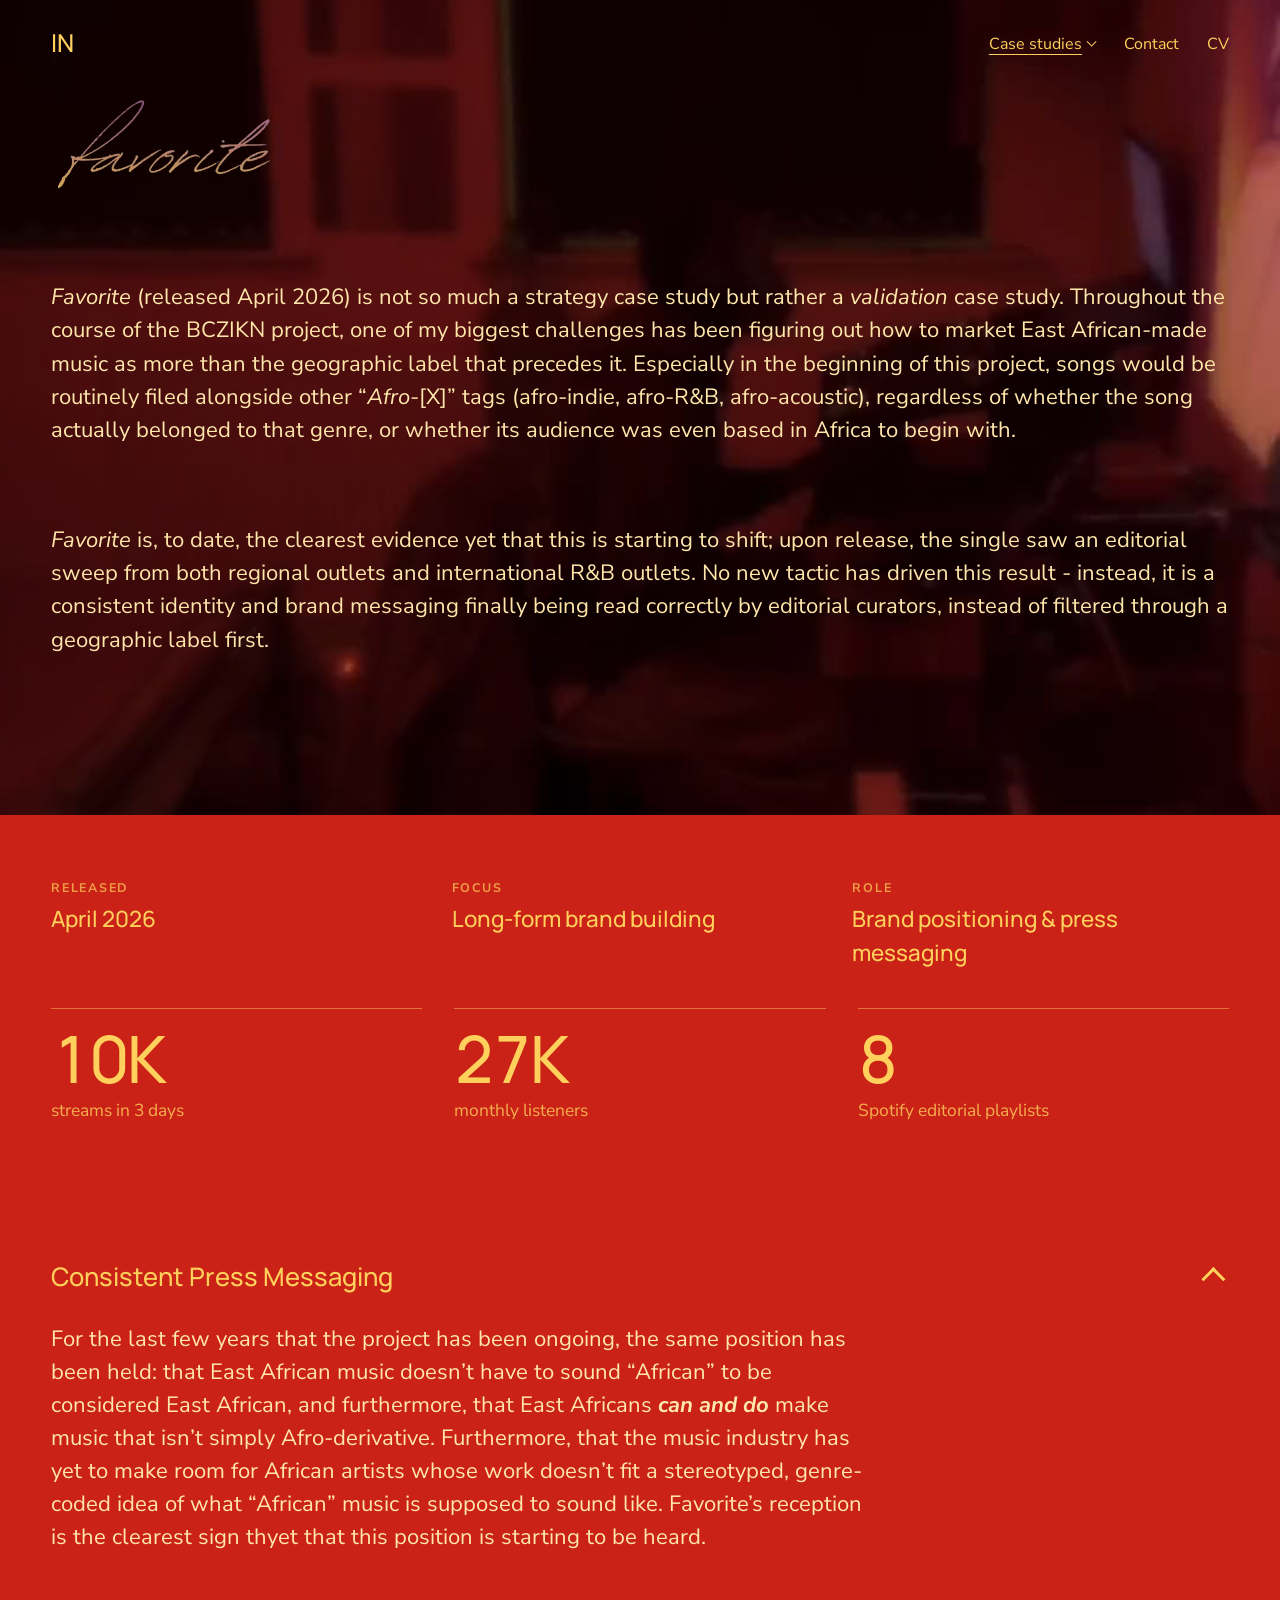
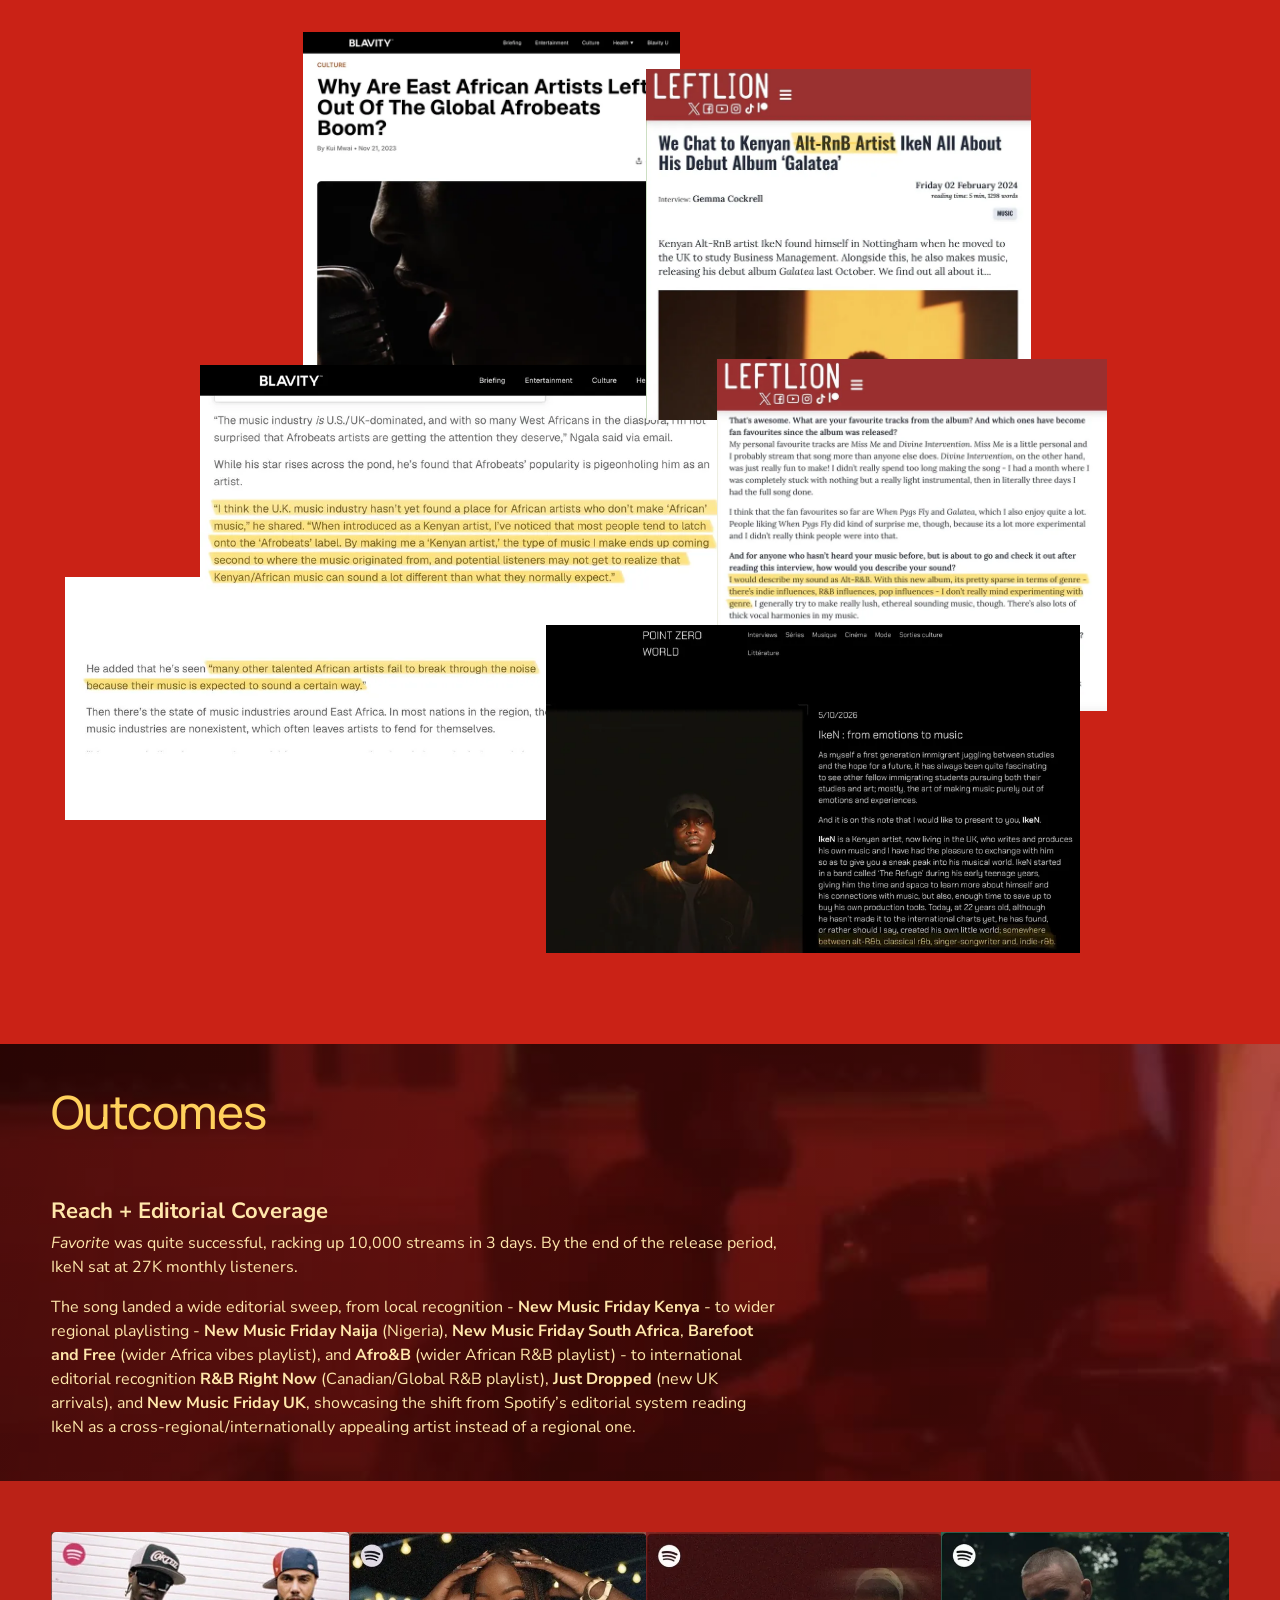
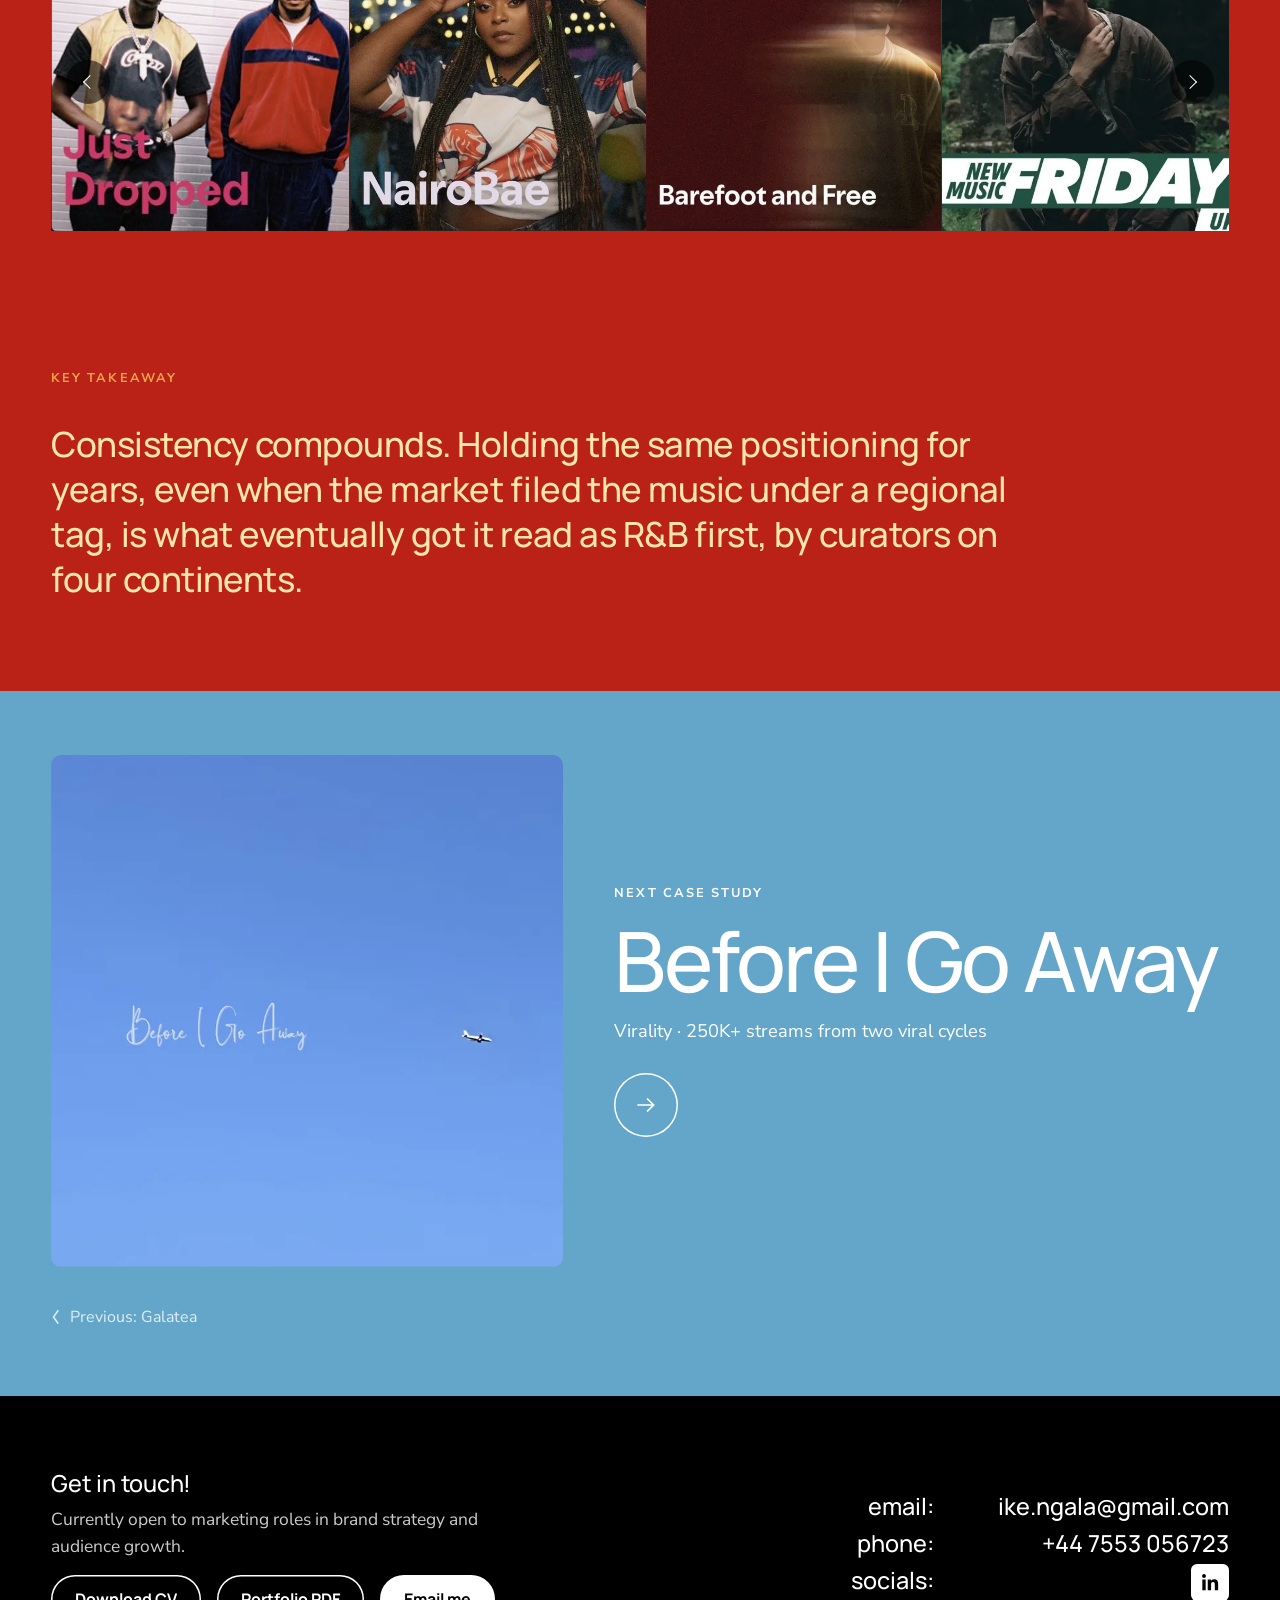
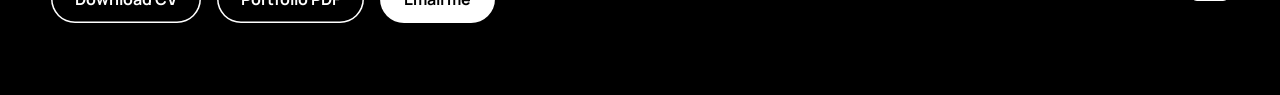
<file: projects/favorite.html>
<!doctype html>
<html lang="en-GB">
<head>
<meta charset="utf-8">
<meta name="viewport" content="width=device-width, initial-scale=1">
<title>Favorite | Ike Ngala</title>
<meta name="description" content="Favorite: a marketing case study in long-form brand building by Ike Ngala.">
<!-- Keep this portfolio out of search results (link sharing still works) -->
<meta name="robots" content="noindex, nofollow, noarchive, nosnippet, noimageindex">
<link rel="canonical" href="https://ikengala.com/projects/favorite.html">
<meta property="og:type" content="website">
<meta property="og:site_name" content="Ike Ngala">
<meta property="og:title" content="Favorite | Ike Ngala">
<meta property="og:description" content="Favorite: a marketing case study in long-form brand building by Ike Ngala.">
<meta property="og:url" content="https://ikengala.com/projects/favorite.html">
<meta property="og:image" content="https://ikengala.com/assets/images/covers/favorite.jpg">
<meta name="twitter:card" content="summary_large_image">
<meta name="theme-color" content="#ca2216">
<link rel="icon" href="../assets/images/favicon.svg" type="image/svg+xml">
<link rel="preload" href="../assets/fonts/manrope-latin-500-normal.woff2" as="font" type="font/woff2" crossorigin>
<link rel="preload" href="../assets/fonts/nunito-sans-latin-400-normal.woff2" as="font" type="font/woff2" crossorigin>
<link rel="stylesheet" href="../assets/css/style.css">
<link rel="stylesheet" href="../assets/css/layout/favorite.css">
</head>
<body class="page-favorite is-case">
<a class="skip" href="#main">Skip to content</a>
<header class="site-header">
  <a class="logo" href="../index.html" aria-label="Ike Ngala, home">IN</a>
  <nav aria-label="Main">
    <div class="nav-menu">
      <button class="nav-menu-btn" type="button" aria-expanded="false" aria-controls="case-menu" data-current>Case studies</button>
      <ul class="nav-menu-list" id="case-menu">
        <li><a href="../projects/before-i-go-away.html"><img src="../assets/images/web/covers/before-i-go-away-800.webp" alt="" width="48" height="48" loading="lazy"><span><span class="menu-title">Before I Go Away</span><span class="menu-focus">Virality</span></span></a></li>
        <li><a href="../projects/galatea.html"><img src="../assets/images/web/covers/galatea-800.webp" alt="" width="48" height="48" loading="lazy"><span><span class="menu-title">Galatea</span><span class="menu-focus">Press</span></span></a></li>
        <li><a href="../projects/favorite.html" aria-current="page"><img src="../assets/images/web/covers/favorite-800.webp" alt="" width="48" height="48" loading="lazy"><span><span class="menu-title">Favorite</span><span class="menu-focus">Long-form brand building</span></span></a></li>
      </ul>
    </div>
    <a href="#contact">Contact</a>
    <a href="../assets/files/Ike-Ngala-CV.pdf" target="_blank" rel="noopener">CV</a>
  </nav>
</header>
<main id="main">
<section class="section theme-red h-custom has-bg-video scrim is-fluid">
<video class="bg-video" src="../assets/videos/favorite/background.mp4" poster="../assets/images/posters/favorite-background.jpg" autoplay muted loop playsinline aria-hidden="true"></video>
<div class="section-inner">
<div class="fluid-engine fe-6a3b0c8f1038cd3dc83dad6b">
<figure class="fe-block fe-block-yui_3_17_2_1_1782397815637_11182 blk image fit-cover" style="--m-offset-x:-24px;--m-offset-y:-50px"><img src="../assets/images/web/favorite/hero-cutout-800.webp" srcset="../assets/images/web/favorite/hero-cutout-800.webp 500w" sizes="(max-width: 767px) 100vw, 22vw" alt="Favorite, handwritten title" width="500" height="500" loading="lazy" decoding="async"></figure>
<div class="fe-block fe-block-yui_3_17_2_1_1782385921824_2451 blk text">
<p class="large"><span class="accent"><em>Favorite </em>(released April 2026) is not so much a strategy case study but rather a <em>validation </em>case study. Throughout the course of the BCZIKN project, one of my biggest challenges has been figuring out how to market East African-made music as more than the geographic label that precedes it. Especially in the beginning of this project, songs would be routinely filed alongside other “<em>Afro</em>-[X]” tags (afro-indie, afro-R&amp;B, afro-acoustic), regardless of whether the song actually belonged to that genre, or whether its audience was even based in Africa to begin with.</span></p>
<p class="large blank"><br></p>
<p class="large"><span class="accent"><em>Favorite</em> is, to date, the clearest evidence yet that this is starting to shift; upon release, the single saw an editorial sweep from both regional outlets and international R&amp;B outlets. No new tactic has driven this result - instead, it is a consistent identity and brand messaging finally being read correctly by editorial curators, instead of filtered through a geographic label first.</span></p>
</div>
</div>
</div>
</section>
<section class="glance theme-red" aria-label="At a glance">
  <div class="glance-inner">
  <dl class="glance-facts">
    <div><dt>Released</dt><dd>April 2026</dd></div>
    <div><dt>Focus</dt><dd>Long-form brand building</dd></div>
    <div><dt>Role</dt><dd>Brand positioning & press messaging</dd></div>
  </dl>
  <ul class="glance-stats">
    <li><strong>10K</strong><span>streams in 3 days</span></li>
    <li><strong>27K</strong><span>monthly listeners</span></li>
    <li><strong>8</strong><span>Spotify editorial playlists</span></li>
  </ul>
  </div>
</section>
<section class="section theme-red h-small is-fluid">
<div class="section-inner">
<div class="fluid-engine fe-6a3d3deb9afeb32158aaade8">
<div class="fe-block fe-block-34540b7130d848f13cb5 blk accordion acc-arrow acc-title-left acc-icon-right acc-desc-left" style="--acc-pad-y:30px;--acc-icon:30px;--acc-desc-w:70%">
<details open>
<summary><span class="acc-title">Consistent Press Messaging</span><span class="acc-icon" aria-hidden="true"></span></summary>
<div class="details-body">
<p>For the last few years that the project has been ongoing, the same position has been held: that East African music doesn’t have to sound “African” to be considered East African, and furthermore, that East Africans <strong><em>can and do </em></strong>make music that isn’t simply Afro-derivative. Furthermore, that the music industry has yet to make room for African artists whose work doesn’t fit a stereotyped, genre-coded idea of what “African” music is supposed to sound like. Favorite’s reception is the clearest sign thyet that this position is starting to be heard.</p>
</div>
</details>
</div>
<figure class="fe-block fe-block-yui_3_17_2_1_1782397815637_5514 blk image fit-contain"><a href="https://blavity.com/blavity-original/east-african-artists-afrobeats" target="_blank" rel="noopener"><img src="../assets/images/web/favorite/img-0646-1600.webp" srcset="../assets/images/web/favorite/img-0646-800.webp 800w, ../assets/images/web/favorite/img-0646-1600.webp 1600w" sizes="(max-width: 767px) 100vw, 30vw" alt="Blavity headline: &quot;Why Are East African Artists Left Out Of The Global Afrobeats Boom?&quot; (links to the article)" width="1689" height="1576" loading="lazy" decoding="async"></a></figure>
<figure class="fe-block fe-block-e508bf3416058c9e2c52 blk image fit-contain"><a href="https://blavity.com/blavity-original/east-african-artists-afrobeats" target="_blank" rel="noopener"><img src="../assets/images/web/favorite/img-0647-1600.webp" srcset="../assets/images/web/favorite/img-0647-800.webp 800w, ../assets/images/web/favorite/img-0647-1600.webp 1600w" sizes="(max-width: 767px) 100vw, 42vw" alt="Blavity article excerpt with a highlighted quote about the &#x27;African&#x27; music label (links to the article)" width="1676" height="837" loading="lazy" decoding="async"></a></figure>
<figure class="fe-block fe-block-725eabc4bf60d4107c7a blk image fit-contain"><a href="https://blavity.com/blavity-original/east-african-artists-afrobeats" target="_blank" rel="noopener"><img src="../assets/images/web/favorite/img-0648-800.webp" srcset="../assets/images/web/favorite/img-0648-800.webp 800w" sizes="(max-width: 767px) 100vw, 42vw" alt="Blavity article excerpt with a highlighted line about African artists being expected to sound a certain way (links to the article)" width="1358" height="653" loading="lazy" decoding="async"></a></figure>
<figure class="fe-block fe-block-c1ac928a1349898d3ec3 blk image fit-contain"><a href="https://leftlion.co.uk/features/2024/02/we-chat-to-kenyan-alt-rnb-artist-iken-all-about-his-debut-album-galatea/" target="_blank" rel="noopener"><img src="../assets/images/web/favorite/img-0645-800.webp" srcset="../assets/images/web/favorite/img-0645-800.webp 800w" sizes="(max-width: 767px) 100vw, 30vw" alt="LeftLion headline: &quot;We Chat to Kenyan Alt-RnB Artist IkeN All About His Debut Album &#x27;Galatea&#x27;&quot; (links to the article)" width="1551" height="1414" loading="lazy" decoding="async"></a></figure>
<figure class="fe-block fe-block-fedc507dd04c42954340 blk image fit-contain"><a href="https://leftlion.co.uk/features/2024/02/we-chat-to-kenyan-alt-rnb-artist-iken-all-about-his-debut-album-galatea/" target="_blank" rel="noopener"><img src="../assets/images/web/favorite/img-0644-800.webp" srcset="../assets/images/web/favorite/img-0644-800.webp 800w" sizes="(max-width: 767px) 100vw, 34vw" alt="LeftLion interview excerpt with highlighted quote about genre (links to the article)" width="1566" height="1414" loading="lazy" decoding="async"></a></figure>
<figure class="fe-block fe-block-447780d63cdedb6d1142 blk image fit-contain"><a href="https://pointzeroworld.com/2026/05/10/iken-from-emotions-to-music/?utm_source=ig&amp;utm_medium=social&amp;utm_content=link_in_bio" target="_blank" rel="noopener"><img src="../assets/images/web/favorite/img-0650-1600.webp" srcset="../assets/images/web/favorite/img-0650-800.webp 800w, ../assets/images/web/favorite/img-0650-1600.webp 1600w" sizes="(max-width: 767px) 100vw, 42vw" alt="Point Zero World feature: &quot;IkeN: from emotions to music&quot; (links to the article)" width="2290" height="1406" loading="lazy" decoding="async"></a></figure>
</div>
</div>
</section>
<section class="section theme-red h-small has-bg-video scrim is-fluid">
<video class="bg-video" style="filter:opacity(0.7)" src="../assets/videos/favorite/background.mp4" poster="../assets/images/posters/favorite-background.jpg" autoplay muted loop playsinline aria-hidden="true"></video>
<div class="section-inner">
<div class="fluid-engine fe-6a3d45ac5db4054ef66f1deb">
<div class="fe-block fe-block-9bc10b2bad79833ee374 blk text">
<h2>Outcomes</h2>
</div>
<div class="fe-block fe-block-8a76e21ce84bb059bf84 blk text">
<p class="large"><span class="accent"><strong>Reach + Editorial Coverage</strong></span></p>
</div>
<div class="fe-block fe-block-d5682b6b7ad2326ae5aa blk text">
<p><span class="accent"><em>Favorite</em> was quite successful, racking up 10,000 streams in 3 days. By the end of the release period, IkeN sat at 27K monthly listeners.</span></p>
<p><span class="accent">The song landed a wide editorial sweep, from local recognition - <strong>New Music Friday Kenya</strong> - to wider regional playlisting - <strong>New Music Friday Naija</strong> (Nigeria), <strong>New Music Friday South Africa</strong>, <strong>Barefoot and Free</strong> (wider Africa vibes playlist), and <strong>Afro&amp;B </strong>(wider African R&amp;B playlist) - to international editorial recognition <strong>R&amp;B Right Now </strong>(Canadian/Global R&amp;B playlist), <strong>Just Dropped </strong>(new UK arrivals), and <strong>New Music Friday UK</strong>, showcasing the shift from Spotify’s editorial system reading IkeN as a cross-regional/internationally appealing artist instead of a regional one.</span></p>
</div>
</div>
</div>
</section>
<section class="section theme-red-dark h-medium is-gallery">
<div class="section-inner">
<div class="gallery-reel"><button class="reel-btn prev" aria-label="Scroll left"></button><ul class="reel-track">
  <li><img src="../assets/images/web/favorite/img-7290-800.webp" srcset="../assets/images/web/favorite/img-7290-800.webp 570w" sizes="(max-width: 767px) 60vw, 24vw" alt="Spotify playlist cover: Just Dropped" width="570" height="570" loading="lazy" decoding="async"></li>
  <li><img src="../assets/images/web/favorite/img-7291-800.webp" srcset="../assets/images/web/favorite/img-7291-800.webp 567w" sizes="(max-width: 767px) 60vw, 24vw" alt="Spotify playlist cover: NairoBae" width="567" height="571" loading="lazy" decoding="async"></li>
  <li><img src="../assets/images/web/favorite/img-7292-800.webp" srcset="../assets/images/web/favorite/img-7292-800.webp 569w" sizes="(max-width: 767px) 60vw, 24vw" alt="Spotify playlist cover: Barefoot and Free" width="569" height="575" loading="lazy" decoding="async"></li>
  <li><img src="../assets/images/web/favorite/img-7293-800.webp" srcset="../assets/images/web/favorite/img-7293-800.webp 568w" sizes="(max-width: 767px) 60vw, 24vw" alt="Spotify playlist cover: New Music Friday UK" width="568" height="562" loading="lazy" decoding="async"></li>
  <li><img src="../assets/images/web/favorite/img-7294-800.webp" srcset="../assets/images/web/favorite/img-7294-800.webp 569w" sizes="(max-width: 767px) 60vw, 24vw" alt="Spotify playlist cover: New Music Friday Naija" width="569" height="572" loading="lazy" decoding="async"></li>
  <li><img src="../assets/images/web/favorite/img-7295-800.webp" srcset="../assets/images/web/favorite/img-7295-800.webp 300w" sizes="(max-width: 767px) 60vw, 24vw" alt="Spotify playlist cover: R&amp;B Right Now" width="300" height="300" loading="lazy" decoding="async"></li>
  <li><img src="../assets/images/web/favorite/img-7296-800.webp" srcset="../assets/images/web/favorite/img-7296-800.webp 300w" sizes="(max-width: 767px) 60vw, 24vw" alt="Spotify playlist cover: New Music Friday Kenya" width="300" height="300" loading="lazy" decoding="async"></li>
  <li><img src="../assets/images/web/favorite/img-7297-800.webp" srcset="../assets/images/web/favorite/img-7297-800.webp 300w" sizes="(max-width: 767px) 60vw, 24vw" alt="Spotify playlist cover: New Music Friday South Africa" width="300" height="300" loading="lazy" decoding="async"></li>
  <li><img src="../assets/images/web/favorite/img-7298-800.webp" srcset="../assets/images/web/favorite/img-7298-800.webp 483w" sizes="(max-width: 767px) 60vw, 24vw" alt="Spotify playlist cover: Afro&amp;B" width="483" height="474" loading="lazy" decoding="async"></li>
</ul><button class="reel-btn next" aria-label="Scroll right"></button></div>
</div>
</section>
<section class="takeaway theme-red-dark" aria-labelledby="takeaway-title">
  <div class="takeaway-inner">
  <h2 id="takeaway-title" class="eyebrow">Key takeaway</h2>
  <p>Consistency compounds. Holding the same positioning for years, even when the market filed the music under a regional tag, is what eventually got it read as R&amp;B first, by curators on four continents.</p>
  </div>
</section>
</main>
<nav class="next-case theme-blue" aria-label="More case studies">
  <a class="next-card" href="before-i-go-away.html">
    <span class="next-media"><img src="../assets/images/web/covers/before-i-go-away-1600.webp" srcset="../assets/images/web/covers/before-i-go-away-800.webp 800w, ../assets/images/web/covers/before-i-go-away-1600.webp 1600w" sizes="(max-width: 767px) 100vw, 40vw" alt="Before I Go Away cover art: handwritten title on a clear blue sky with a small plane" width="2500" height="2500" loading="lazy" decoding="async"></span>
    <span class="next-text"><span class="eyebrow">Next case study</span><span class="next-title">Before I Go Away</span><span class="next-focus">Virality · 250K+ streams from two viral cycles</span><span class="next-arrow"><svg viewBox="0 0 24 24" aria-hidden="true"><path d="M4 12h15m-6-6 6 6-6 6" fill="none" stroke="currentColor" stroke-width="1.6"/></svg></span></span>
  </a>
  <a class="prev-link" href="galatea.html"><svg viewBox="0 0 9 16" aria-hidden="true"><polyline fill="none" points="7.3,14.7 2.5,8 7.3,1.2"/></svg>Previous: Galatea</a>
</nav>
<footer class="site-footer theme-dark" id="contact">
  <div class="footer-inner">
    <div class="footer-cta">
      <div>
        <h4>Get in touch!</h4>
        <p class="footer-note">Currently open to marketing roles in brand strategy and audience growth.</p>
      </div>
      <a class="button button-outline" href="../assets/files/Ike-Ngala-CV.pdf" target="_blank" rel="noopener">Download CV</a>
      <a class="button button-outline" href="../assets/files/Ike-Ngala-Portfolio.pdf" target="_blank" rel="noopener">Portfolio PDF</a>
      <a class="button" href="mailto:ike.ngala@gmail.com">Email me</a>
    </div>
    <dl>
      <dt>email:</dt><dd><a href="mailto:ike.ngala@gmail.com">ike.ngala@gmail.com</a></dd>
      <dt>phone:</dt><dd><a href="tel:+447553056723">+44 7553 056723</a></dd>
      <dt>socials:</dt><dd><a class="social-icon" href="https://www.linkedin.com/in/ikengala/" target="_blank" rel="noopener" aria-label="LinkedIn"><svg viewBox="0 0 24 24" aria-hidden="true"><path d="M20.45 20.45h-3.56v-5.57c0-1.33-.02-3.04-1.85-3.04-1.85 0-2.14 1.45-2.14 2.94v5.67H9.34V9h3.42v1.56h.05c.48-.9 1.64-1.85 3.37-1.85 3.6 0 4.27 2.37 4.27 5.46v6.28zM5.34 7.43a2.06 2.06 0 1 1 0-4.13 2.06 2.06 0 0 1 0 4.13zM7.12 20.45H3.56V9h3.56v11.45z"/></svg></a></dd>
    </dl>
  </div>
</footer>
<script src="../assets/js/main.js"></script>
</body>
</html>
</file>
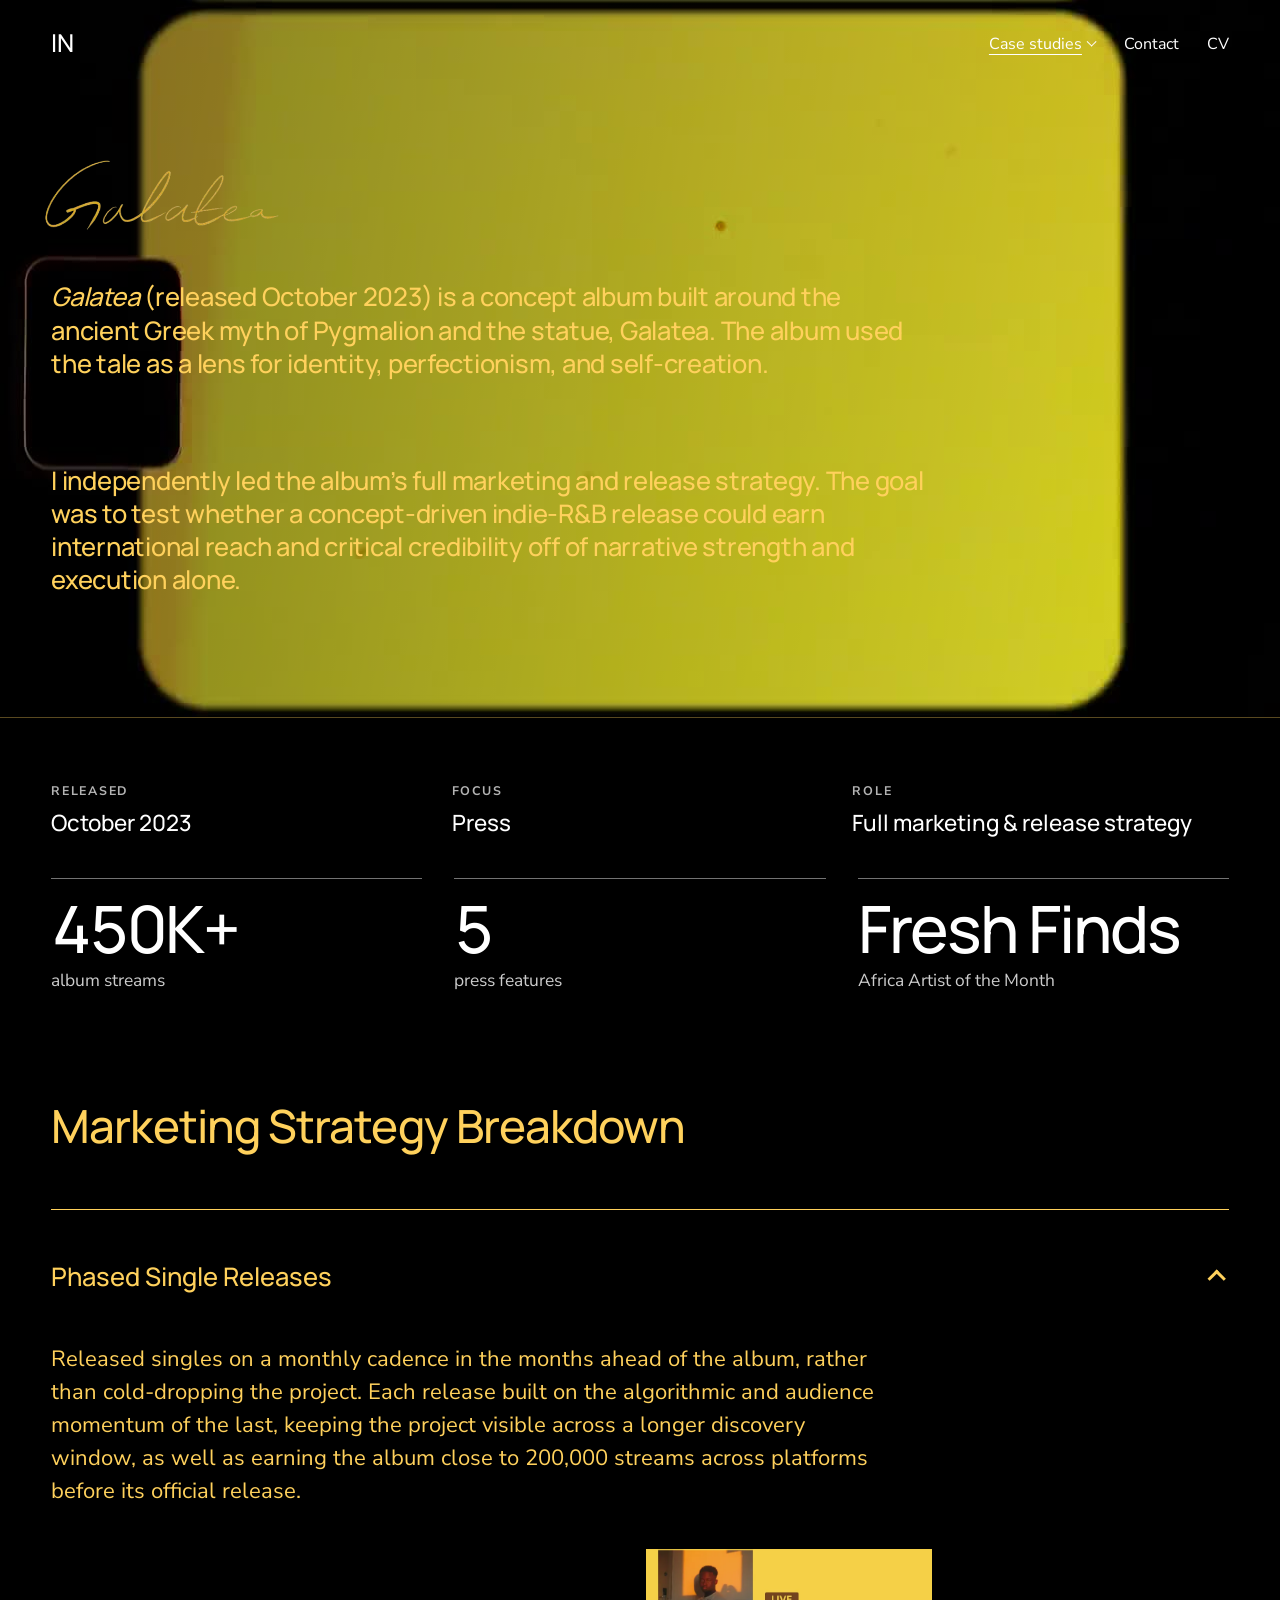
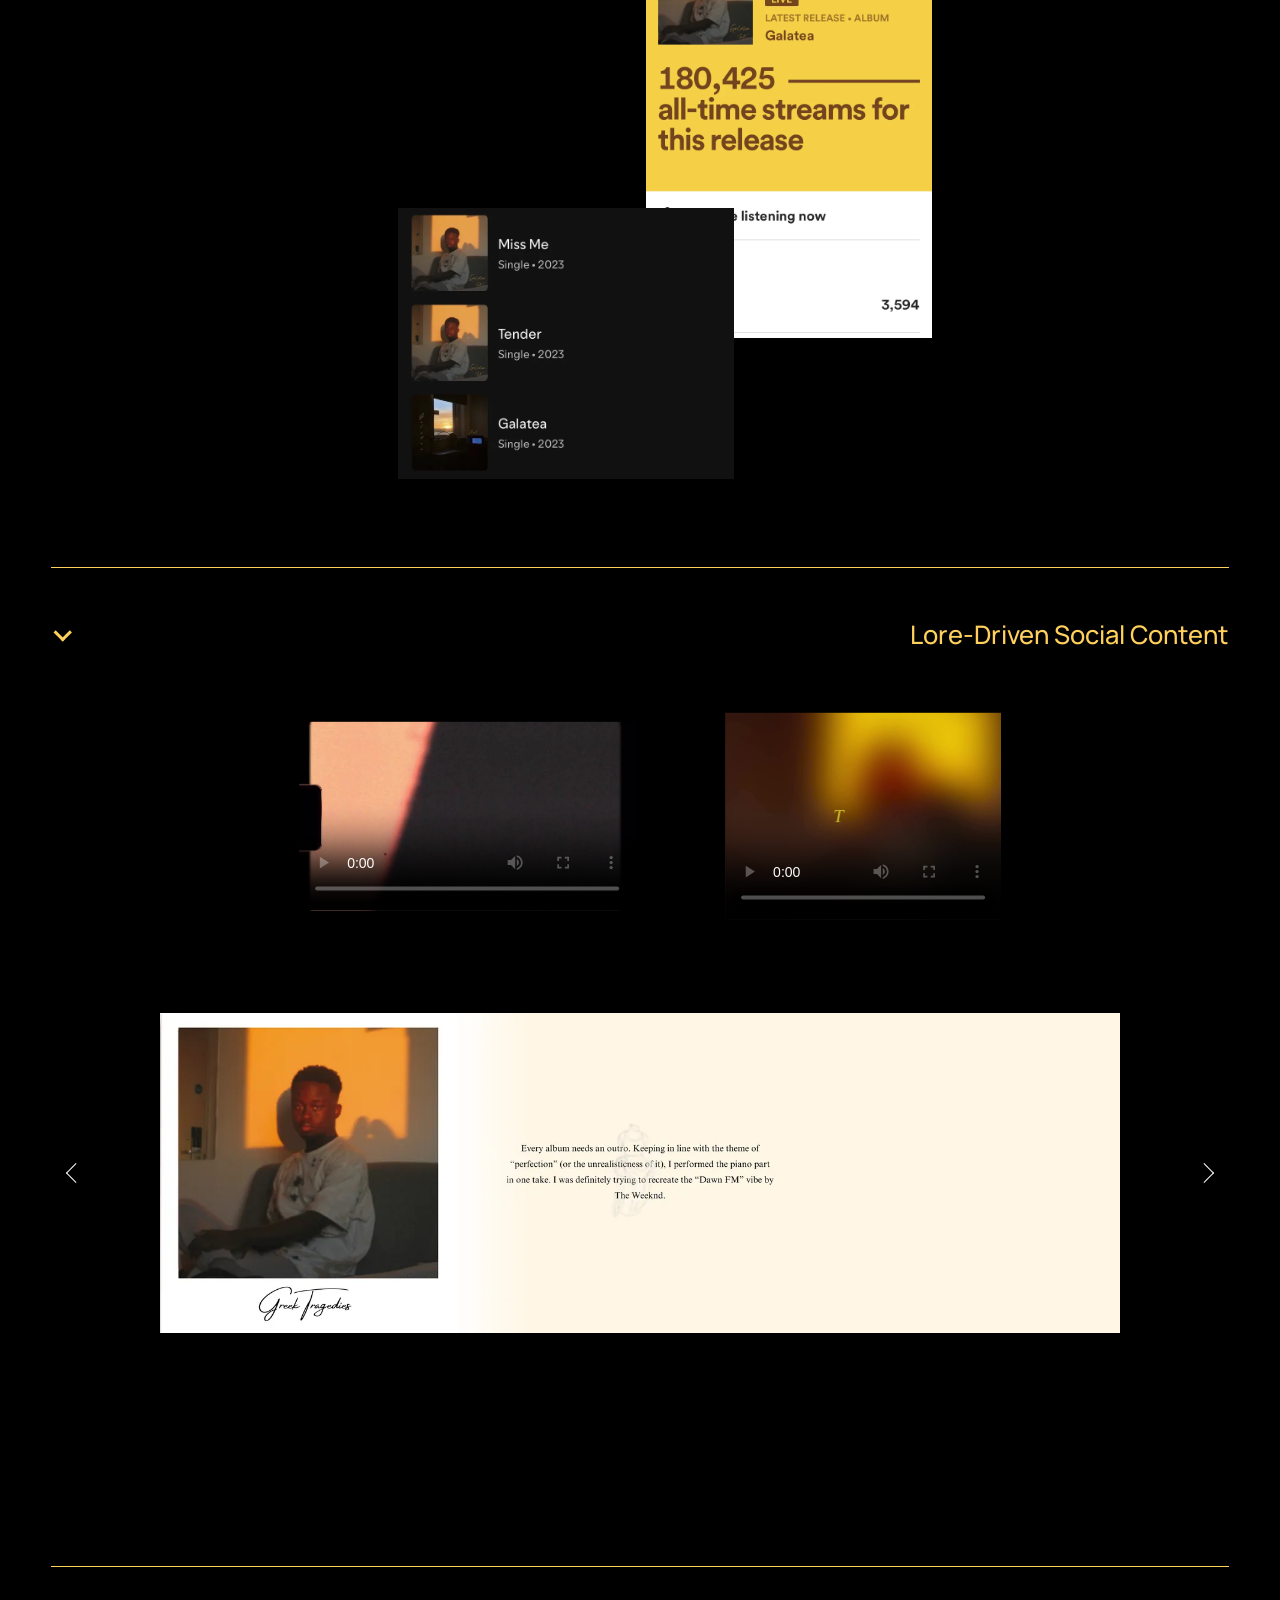
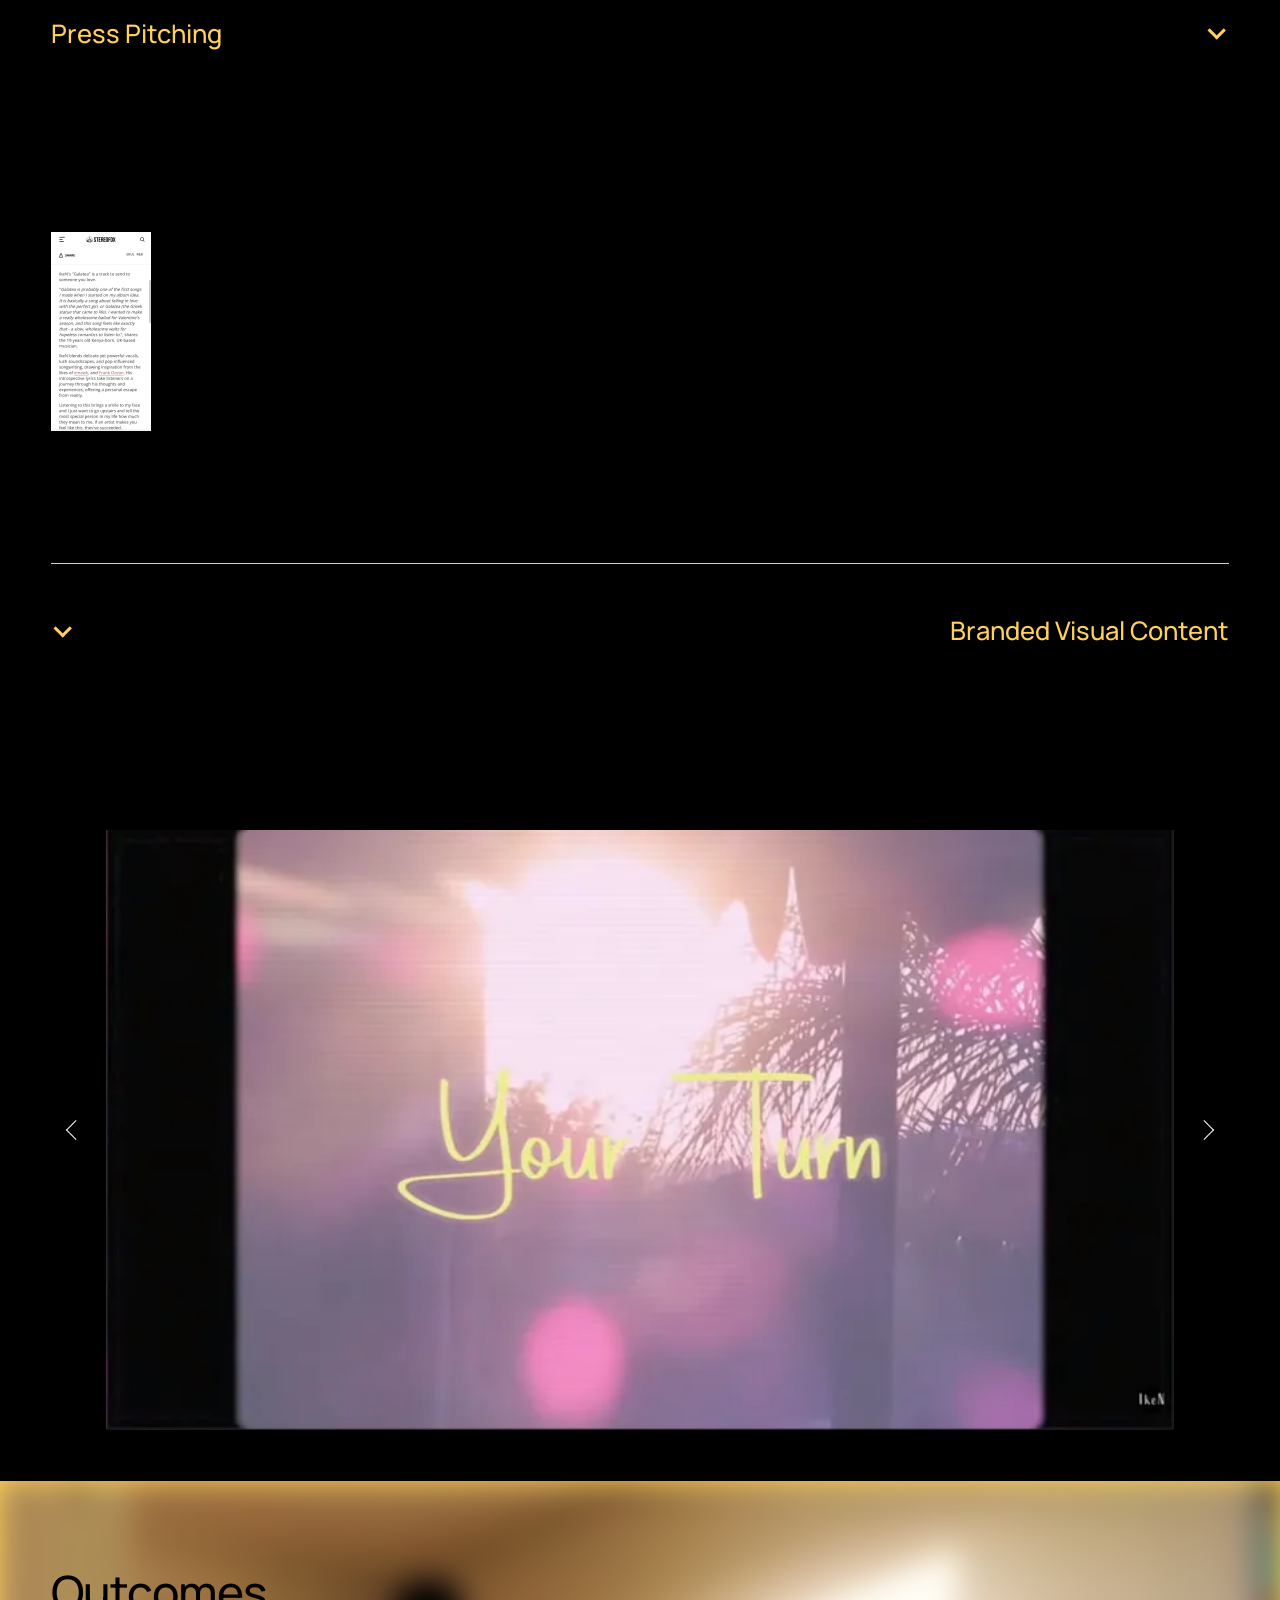
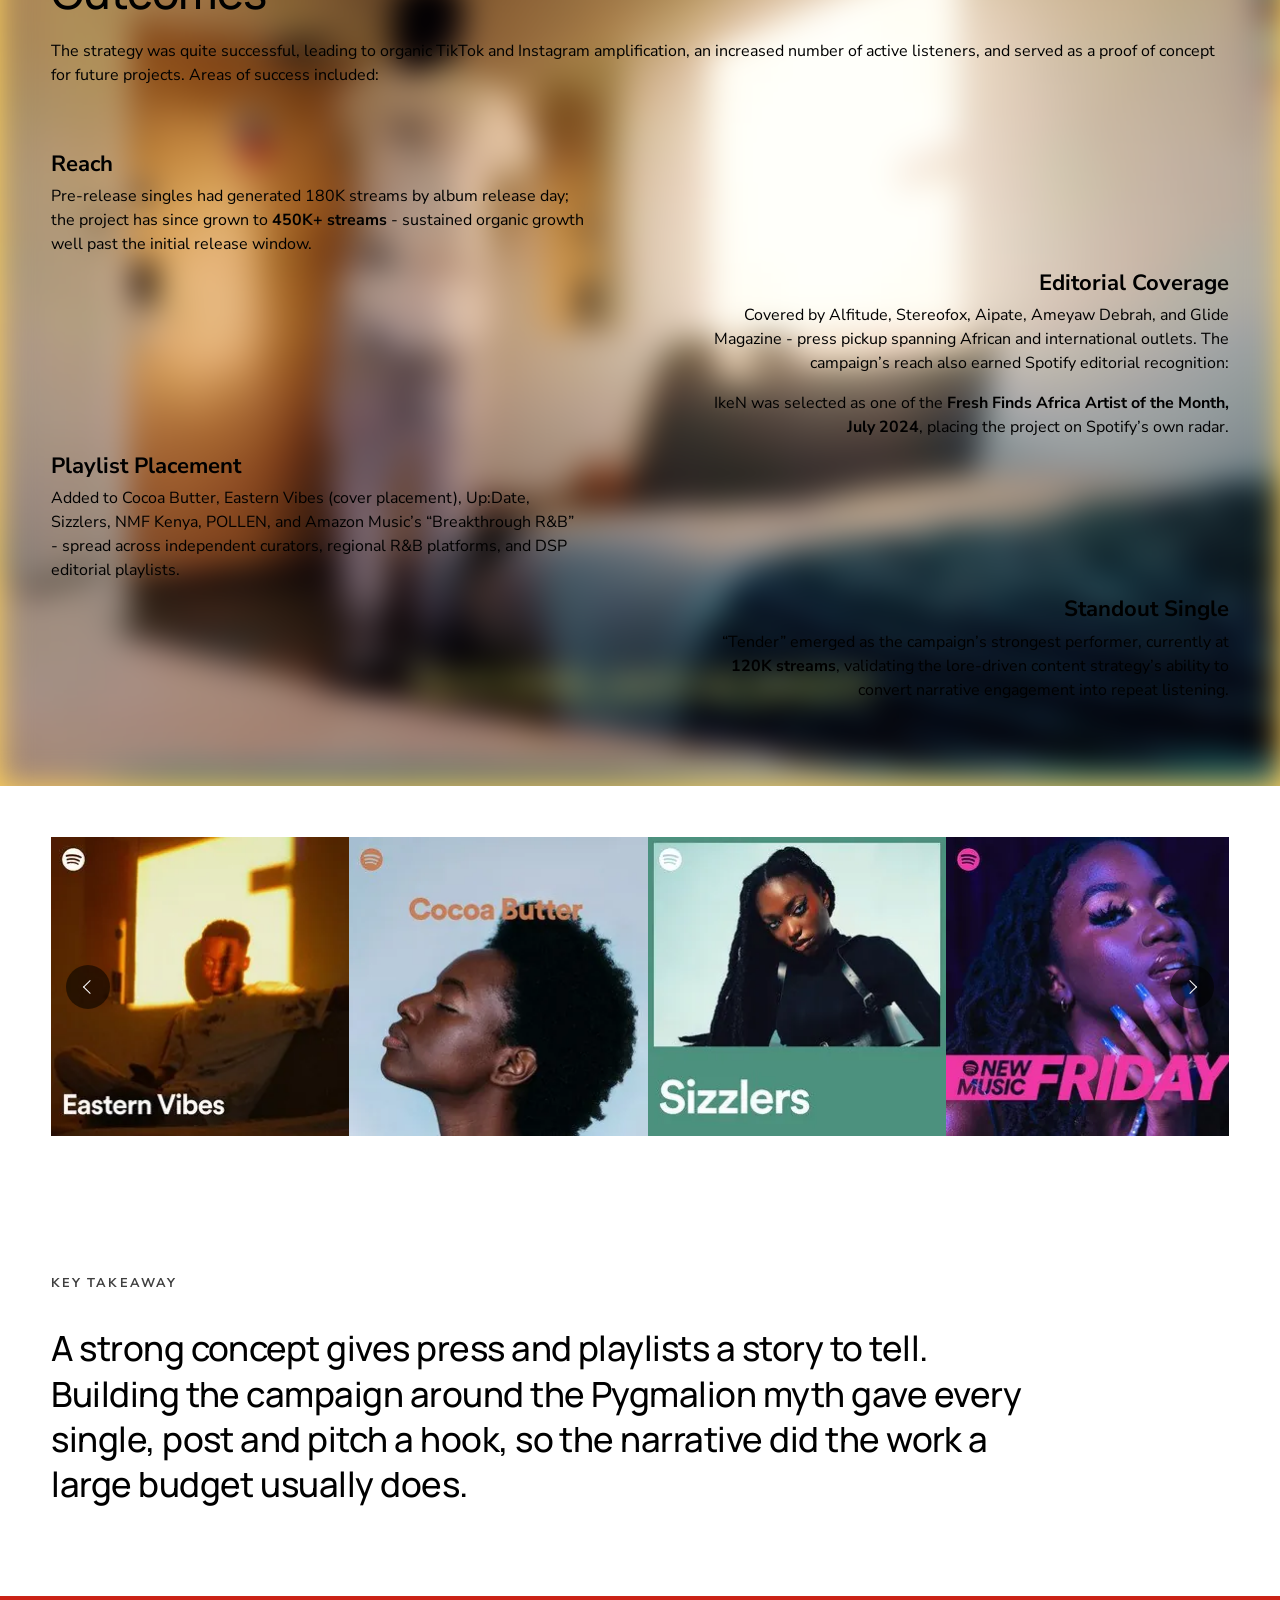
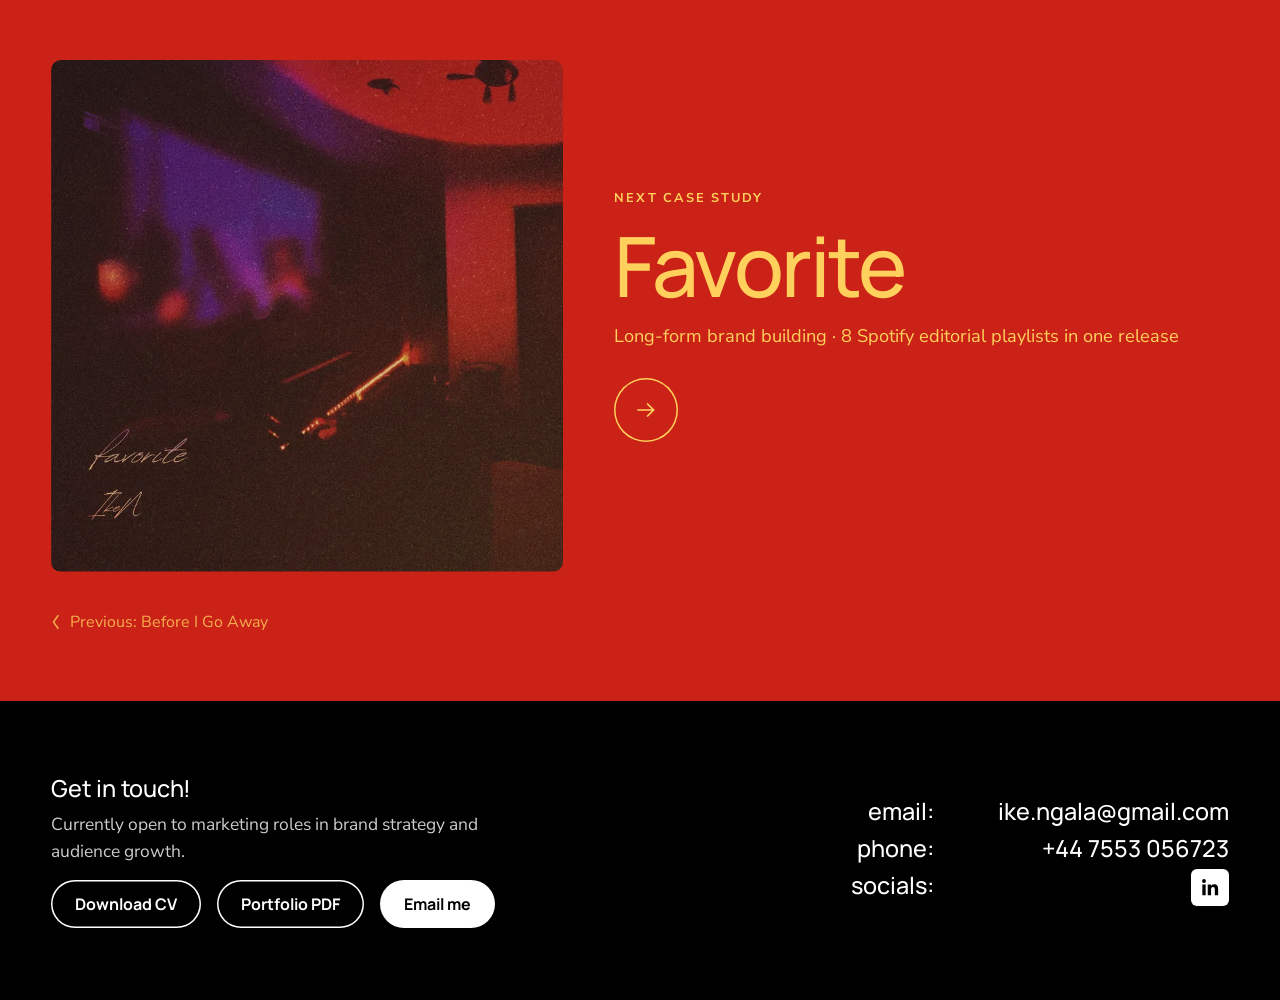
<file: projects/galatea.html>
<!doctype html>
<html lang="en-GB">
<head>
<meta charset="utf-8">
<meta name="viewport" content="width=device-width, initial-scale=1">
<title>Galatea | Ike Ngala</title>
<meta name="description" content="Galatea: a marketing case study in press by Ike Ngala.">
<!-- Keep this portfolio out of search results (link sharing still works) -->
<meta name="robots" content="noindex, nofollow, noarchive, nosnippet, noimageindex">
<link rel="canonical" href="https://ikengala.com/projects/galatea.html">
<meta property="og:type" content="website">
<meta property="og:site_name" content="Ike Ngala">
<meta property="og:title" content="Galatea | Ike Ngala">
<meta property="og:description" content="Galatea: a marketing case study in press by Ike Ngala.">
<meta property="og:url" content="https://ikengala.com/projects/galatea.html">
<meta property="og:image" content="https://ikengala.com/assets/images/covers/galatea.jpg">
<meta name="twitter:card" content="summary_large_image">
<meta name="theme-color" content="#000000">
<link rel="icon" href="../assets/images/favicon.svg" type="image/svg+xml">
<link rel="preload" href="../assets/fonts/manrope-latin-500-normal.woff2" as="font" type="font/woff2" crossorigin>
<link rel="preload" href="../assets/fonts/nunito-sans-latin-400-normal.woff2" as="font" type="font/woff2" crossorigin>
<link rel="stylesheet" href="../assets/css/style.css">
<link rel="stylesheet" href="../assets/css/layout/galatea.css">
</head>
<body class="page-galatea is-case">
<a class="skip" href="#main">Skip to content</a>
<header class="site-header">
  <a class="logo" href="../index.html" aria-label="Ike Ngala, home">IN</a>
  <nav aria-label="Main">
    <div class="nav-menu">
      <button class="nav-menu-btn" type="button" aria-expanded="false" aria-controls="case-menu" data-current>Case studies</button>
      <ul class="nav-menu-list" id="case-menu">
        <li><a href="../projects/before-i-go-away.html"><img src="../assets/images/web/covers/before-i-go-away-800.webp" alt="" width="48" height="48" loading="lazy"><span><span class="menu-title">Before I Go Away</span><span class="menu-focus">Virality</span></span></a></li>
        <li><a href="../projects/galatea.html" aria-current="page"><img src="../assets/images/web/covers/galatea-800.webp" alt="" width="48" height="48" loading="lazy"><span><span class="menu-title">Galatea</span><span class="menu-focus">Press</span></span></a></li>
        <li><a href="../projects/favorite.html"><img src="../assets/images/web/covers/favorite-800.webp" alt="" width="48" height="48" loading="lazy"><span><span class="menu-title">Favorite</span><span class="menu-focus">Long-form brand building</span></span></a></li>
      </ul>
    </div>
    <a href="#contact">Contact</a>
    <a href="../assets/files/Ike-Ngala-CV.pdf" target="_blank" rel="noopener">CV</a>
  </nav>
</header>
<main id="main">
<section class="section theme-galatea h-medium has-bg-video scrim is-fluid">
<video class="bg-video" src="../assets/videos/galatea/background-hero.mp4" poster="../assets/images/posters/galatea-background-hero.jpg" autoplay muted loop playsinline aria-hidden="true"></video>
<div class="section-inner">
<div class="fluid-engine fe-6a3b0c901038cd3dc83daec7">
<figure class="fe-block fe-block-yui_3_17_2_1_1782385531461_4276 blk image fit-cover" style="--m-offset-x:-34px;--m-offset-y:-67px;--m-scale-x:1.1;--m-scale-y:1.1"><img src="../assets/images/web/galatea/hero-cutout-800.webp" srcset="../assets/images/web/galatea/hero-cutout-800.webp 599w" sizes="(max-width: 767px) 100vw, 25vw" alt="Galatea, handwritten title" width="599" height="416" loading="lazy" decoding="async"></figure>
<div class="fe-block fe-block-f8f0e5e945c6ce06a6d0 blk text">
<h4><span class="accent"><em>Galatea </em>(released October 2023) is a concept album built around the ancient Greek myth of Pygmalion and the statue, Galatea. The album used the tale as a lens for identity, perfectionism, and self-creation.</span></h4>
<h4 class="blank"><br></h4>
<h4><span class="accent">I independently led the album’s full marketing and release strategy. The goal was to test whether a concept-driven indie-R&amp;B release could earn international reach and critical credibility off of narrative strength and execution alone.</span></h4>
</div>
</div>
</div>
</section>
<section class="glance theme-galatea" aria-label="At a glance">
  <div class="glance-inner">
  <dl class="glance-facts">
    <div><dt>Released</dt><dd>October 2023</dd></div>
    <div><dt>Focus</dt><dd>Press</dd></div>
    <div><dt>Role</dt><dd>Full marketing & release strategy</dd></div>
  </dl>
  <ul class="glance-stats">
    <li><strong>450K+</strong><span>album streams</span></li>
    <li><strong>5</strong><span>press features</span></li>
    <li><strong>Fresh Finds</strong><span>Africa Artist of the Month</span></li>
  </ul>
  </div>
</section>
<section class="section theme-galatea h-small is-fluid">
<div class="section-inner">
<div class="fluid-engine fe-6a3bec1fa8cf727b119518b7">
<div class="fe-block fe-block-b6c7a5532c612c3c43b5 blk text">
<h2>Marketing Strategy Breakdown</h2>
</div>
<div class="fe-block fe-block-yui_3_17_2_1_1782303164911_6463 blk accordion acc-arrow acc-title-left acc-icon-right acc-desc-left acc-dividers acc-no-last-divider" style="--acc-pad-y:50px;--acc-icon:24px;--acc-desc-w:70%">
<details open>
<summary><span class="acc-title">Phased Single Releases</span><span class="acc-icon" aria-hidden="true"></span></summary>
<div class="details-body">
<p>Released singles on a monthly cadence in the months ahead of the album, rather than cold-dropping the project. Each release built on the algorithmic and audience momentum of the last, keeping the project visible across a longer discovery window, as well as earning the album close to 200,000 streams across platforms before its official release.</p>
</div>
</details>
</div>
<figure class="fe-block fe-block-yui_3_17_2_1_1782315557622_2044 blk image fit-cover"><img src="../assets/images/web/galatea/img-5337-800.webp" srcset="../assets/images/web/galatea/img-5337-800.webp 750w" sizes="(max-width: 767px) 100vw, 22vw" alt="Spotify for Artists screenshot: Galatea at 180,425 all-time streams" width="750" height="1334" loading="lazy" decoding="async"></figure>
<figure class="fe-block fe-block-138e2464387e9fb1e458 blk image fit-contain"><img src="../assets/images/web/galatea/img-7913-800.webp" srcset="../assets/images/web/galatea/img-7913-800.webp 800w" sizes="(max-width: 767px) 100vw, 26vw" alt="Spotify singles list: Miss Me, Tender and Galatea, all 2023" width="1170" height="943" loading="lazy" decoding="async"></figure>
</div>
</div>
</section>
<section class="section theme-galatea h-small is-fluid">
<div class="section-inner">
<div class="fluid-engine fe-6a3bf795c7fcff190969fd8b">
<div class="fe-block fe-block-7f1159b51ca26f436bbc blk accordion acc-arrow acc-title-right acc-icon-left acc-desc-right acc-dividers acc-no-last-divider" style="--acc-pad-y:50px;--acc-icon:24px;--acc-desc-w:70%">
<details>
<summary><span class="acc-title">Lore-Driven Social Content</span><span class="acc-icon" aria-hidden="true"></span></summary>
<div class="details-body">
<p>Treated the Pygmalion/Galatea myth as an ongoing narrative, using captions, post sequencing, and visual motifs to drip feed the story across the release cycle. This kept the concept alive between singles, and gave returning followers a reason to keep piecing the narrative together, rather than simply consuming each drop in isolation.</p>
</div>
</details>
</div>
<figure class="fe-block fe-block-yui_3_17_2_1_1782315557622_5790 blk video"><div class="vframe" style="--ar:1.7778"><video src="../assets/videos/galatea/clip-1.mp4" poster="../assets/images/posters/galatea-clip-1.jpg" controls playsinline preload="metadata"></video></div></figure>
<figure class="fe-block fe-block-52e726b048a395b876ab blk video"><div class="vframe" style="--ar:1.3333"><video src="../assets/videos/galatea/clip-2.mp4" poster="../assets/images/posters/galatea-clip-2.jpg" controls playsinline preload="metadata"></video></div></figure>
</div>
</div>
</section>
<section class="section theme-galatea h-medium is-gallery">
<div class="section-inner">
<div class="gallery-slideshow slideshow-full has-thumbs" data-autoplay="5000">
  <div class="slide-stage"><button class="slide-btn prev" aria-label="Previous slide"></button><ul class="slides">
    <li class="slide is-active"><img src="../assets/images/web/galatea/greek-tragedies-1600.webp" srcset="../assets/images/web/galatea/greek-tragedies-800.webp 800w, ../assets/images/web/galatea/greek-tragedies-1600.webp 1600w" sizes="90vw" alt="Galatea track card: Greek Tragedies, with photo and liner notes" width="2500" height="833" loading="lazy" decoding="async" fetchpriority="low"></li>
    <li class="slide"><img src="../assets/images/web/galatea/pygs-fly-interlude-1600.webp" srcset="../assets/images/web/galatea/pygs-fly-interlude-800.webp 800w, ../assets/images/web/galatea/pygs-fly-interlude-1600.webp 1600w" sizes="90vw" alt="Galatea track card: Pygs Fly (Interlude), with photo and liner notes" width="2500" height="833" loading="lazy" decoding="async"></li>
    <li class="slide"><img src="../assets/images/web/galatea/divine-intervention-1600.webp" srcset="../assets/images/web/galatea/divine-intervention-800.webp 800w, ../assets/images/web/galatea/divine-intervention-1600.webp 1600w" sizes="90vw" alt="Galatea track card: Divine Intervention, with photo and liner notes" width="2500" height="833" loading="lazy" decoding="async"></li>
    <li class="slide"><img src="../assets/images/web/galatea/galatea-1600.webp" srcset="../assets/images/web/galatea/galatea-800.webp 800w, ../assets/images/web/galatea/galatea-1600.webp 1600w" sizes="90vw" alt="Galatea track card: Galatea, with photo and liner notes" width="2500" height="833" loading="lazy" decoding="async"></li>
    <li class="slide"><img src="../assets/images/web/galatea/miss-me-1600.webp" srcset="../assets/images/web/galatea/miss-me-800.webp 800w, ../assets/images/web/galatea/miss-me-1600.webp 1600w" sizes="90vw" alt="Galatea track card: Miss Me, with photo and liner notes" width="2500" height="833" loading="lazy" decoding="async"></li>
    <li class="slide"><img src="../assets/images/web/galatea/sculptor-1600.webp" srcset="../assets/images/web/galatea/sculptor-800.webp 800w, ../assets/images/web/galatea/sculptor-1600.webp 1600w" sizes="90vw" alt="Galatea track card: Sculptor, with photo and liner notes" width="2500" height="833" loading="lazy" decoding="async"></li>
    <li class="slide"><img src="../assets/images/web/galatea/tender-1600.webp" srcset="../assets/images/web/galatea/tender-800.webp 800w, ../assets/images/web/galatea/tender-1600.webp 1600w" sizes="90vw" alt="Galatea track card: Tender, with photo and liner notes" width="2500" height="833" loading="lazy" decoding="async"></li>
    <li class="slide"><img src="../assets/images/web/galatea/the-intro-intro-1600.webp" srcset="../assets/images/web/galatea/the-intro-intro-800.webp 800w, ../assets/images/web/galatea/the-intro-intro-1600.webp 1600w" sizes="90vw" alt="Galatea track card: The Intro (Intro), with photo and liner notes" width="2500" height="833" loading="lazy" decoding="async"></li>
    <li class="slide"><img src="../assets/images/web/galatea/when-pygs-fly-1600.webp" srcset="../assets/images/web/galatea/when-pygs-fly-800.webp 800w, ../assets/images/web/galatea/when-pygs-fly-1600.webp 1600w" sizes="90vw" alt="Galatea track card: When Pygs Fly, with photo and liner notes" width="2500" height="833" loading="lazy" decoding="async"></li>
    <li class="slide"><img src="../assets/images/web/galatea/img-4d33c1dd-8cc2-49a8-8add-68bb1d966e93-800.webp" srcset="../assets/images/web/galatea/img-4d33c1dd-8cc2-49a8-8add-68bb1d966e93-800.webp 800w" sizes="90vw" alt="Social post: a classical painting with text about the album&#x27;s themes of idealised love, &quot;Fun fact!! &gt;&gt;&quot;" width="1076" height="1442" loading="lazy" decoding="async"></li>
    <li class="slide"><img src="../assets/images/web/galatea/img-56d4bf5b-a773-4b28-8478-c0a5029f25f3-800.webp" srcset="../assets/images/web/galatea/img-56d4bf5b-a773-4b28-8478-c0a5029f25f3-800.webp 800w" sizes="90vw" alt="TikTok still: a figure facing a stormy sea, captioned &quot;If you&#x27;re into Percy Jackson&quot;" width="812" height="1440" loading="lazy" decoding="async"></li>
    <li class="slide"><img src="../assets/images/web/galatea/img-716fbb04-ed1f-41f5-9742-340d0baf85cf-800.webp" srcset="../assets/images/web/galatea/img-716fbb04-ed1f-41f5-9742-340d0baf85cf-800.webp 800w" sizes="90vw" alt="TikTok still: colourful artwork captioned &quot;OR the Epic Saga... You should check out &gt;&gt;&quot;" width="1080" height="1120" loading="lazy" decoding="async"></li>
    <li class="slide"><img src="../assets/images/web/galatea/img-d4936894-ed51-4318-b712-c89368787b75-800.webp" srcset="../assets/images/web/galatea/img-d4936894-ed51-4318-b712-c89368787b75-800.webp 800w" sizes="90vw" alt="Social post: a classical painting of Pygmalion and his statue, explaining the myth behind Galatea" width="824" height="1442" loading="lazy" decoding="async"></li>
    <li class="slide"><img src="../assets/images/web/galatea/img-e9b61c34-175c-46e0-901d-c32ad23cebda-800.webp" srcset="../assets/images/web/galatea/img-e9b61c34-175c-46e0-901d-c32ad23cebda-800.webp 800w" sizes="90vw" alt="Social post: Galatea album tracklist over the cover photo, &quot;You&#x27;re listening to one of the songs now!&quot;" width="1080" height="1532" loading="lazy" decoding="async"></li>
  </ul><button class="slide-btn next" aria-label="Next slide"></button></div>
  <div class="slide-thumbs">
    <button class="thumb is-active" aria-label="Show slide 1"><img src="../assets/images/web/galatea/greek-tragedies-1600.webp" srcset="../assets/images/web/galatea/greek-tragedies-800.webp 800w, ../assets/images/web/galatea/greek-tragedies-1600.webp 1600w" sizes="80px" alt="Galatea track card: Greek Tragedies, with photo and liner notes" width="2500" height="833" loading="lazy" decoding="async"></button>
    <button class="thumb" aria-label="Show slide 2"><img src="../assets/images/web/galatea/pygs-fly-interlude-1600.webp" srcset="../assets/images/web/galatea/pygs-fly-interlude-800.webp 800w, ../assets/images/web/galatea/pygs-fly-interlude-1600.webp 1600w" sizes="80px" alt="Galatea track card: Pygs Fly (Interlude), with photo and liner notes" width="2500" height="833" loading="lazy" decoding="async"></button>
    <button class="thumb" aria-label="Show slide 3"><img src="../assets/images/web/galatea/divine-intervention-1600.webp" srcset="../assets/images/web/galatea/divine-intervention-800.webp 800w, ../assets/images/web/galatea/divine-intervention-1600.webp 1600w" sizes="80px" alt="Galatea track card: Divine Intervention, with photo and liner notes" width="2500" height="833" loading="lazy" decoding="async"></button>
    <button class="thumb" aria-label="Show slide 4"><img src="../assets/images/web/galatea/galatea-1600.webp" srcset="../assets/images/web/galatea/galatea-800.webp 800w, ../assets/images/web/galatea/galatea-1600.webp 1600w" sizes="80px" alt="Galatea track card: Galatea, with photo and liner notes" width="2500" height="833" loading="lazy" decoding="async"></button>
    <button class="thumb" aria-label="Show slide 5"><img src="../assets/images/web/galatea/miss-me-1600.webp" srcset="../assets/images/web/galatea/miss-me-800.webp 800w, ../assets/images/web/galatea/miss-me-1600.webp 1600w" sizes="80px" alt="Galatea track card: Miss Me, with photo and liner notes" width="2500" height="833" loading="lazy" decoding="async"></button>
    <button class="thumb" aria-label="Show slide 6"><img src="../assets/images/web/galatea/sculptor-1600.webp" srcset="../assets/images/web/galatea/sculptor-800.webp 800w, ../assets/images/web/galatea/sculptor-1600.webp 1600w" sizes="80px" alt="Galatea track card: Sculptor, with photo and liner notes" width="2500" height="833" loading="lazy" decoding="async"></button>
    <button class="thumb" aria-label="Show slide 7"><img src="../assets/images/web/galatea/tender-1600.webp" srcset="../assets/images/web/galatea/tender-800.webp 800w, ../assets/images/web/galatea/tender-1600.webp 1600w" sizes="80px" alt="Galatea track card: Tender, with photo and liner notes" width="2500" height="833" loading="lazy" decoding="async"></button>
    <button class="thumb" aria-label="Show slide 8"><img src="../assets/images/web/galatea/the-intro-intro-1600.webp" srcset="../assets/images/web/galatea/the-intro-intro-800.webp 800w, ../assets/images/web/galatea/the-intro-intro-1600.webp 1600w" sizes="80px" alt="Galatea track card: The Intro (Intro), with photo and liner notes" width="2500" height="833" loading="lazy" decoding="async"></button>
    <button class="thumb" aria-label="Show slide 9"><img src="../assets/images/web/galatea/when-pygs-fly-1600.webp" srcset="../assets/images/web/galatea/when-pygs-fly-800.webp 800w, ../assets/images/web/galatea/when-pygs-fly-1600.webp 1600w" sizes="80px" alt="Galatea track card: When Pygs Fly, with photo and liner notes" width="2500" height="833" loading="lazy" decoding="async"></button>
    <button class="thumb" aria-label="Show slide 10"><img src="../assets/images/web/galatea/img-4d33c1dd-8cc2-49a8-8add-68bb1d966e93-800.webp" srcset="../assets/images/web/galatea/img-4d33c1dd-8cc2-49a8-8add-68bb1d966e93-800.webp 800w" sizes="80px" alt="Social post: a classical painting with text about the album&#x27;s themes of idealised love, &quot;Fun fact!! &gt;&gt;&quot;" width="1076" height="1442" loading="lazy" decoding="async"></button>
    <button class="thumb" aria-label="Show slide 11"><img src="../assets/images/web/galatea/img-56d4bf5b-a773-4b28-8478-c0a5029f25f3-800.webp" srcset="../assets/images/web/galatea/img-56d4bf5b-a773-4b28-8478-c0a5029f25f3-800.webp 800w" sizes="80px" alt="TikTok still: a figure facing a stormy sea, captioned &quot;If you&#x27;re into Percy Jackson&quot;" width="812" height="1440" loading="lazy" decoding="async"></button>
    <button class="thumb" aria-label="Show slide 12"><img src="../assets/images/web/galatea/img-716fbb04-ed1f-41f5-9742-340d0baf85cf-800.webp" srcset="../assets/images/web/galatea/img-716fbb04-ed1f-41f5-9742-340d0baf85cf-800.webp 800w" sizes="80px" alt="TikTok still: colourful artwork captioned &quot;OR the Epic Saga... You should check out &gt;&gt;&quot;" width="1080" height="1120" loading="lazy" decoding="async"></button>
    <button class="thumb" aria-label="Show slide 13"><img src="../assets/images/web/galatea/img-d4936894-ed51-4318-b712-c89368787b75-800.webp" srcset="../assets/images/web/galatea/img-d4936894-ed51-4318-b712-c89368787b75-800.webp 800w" sizes="80px" alt="Social post: a classical painting of Pygmalion and his statue, explaining the myth behind Galatea" width="824" height="1442" loading="lazy" decoding="async"></button>
    <button class="thumb" aria-label="Show slide 14"><img src="../assets/images/web/galatea/img-e9b61c34-175c-46e0-901d-c32ad23cebda-800.webp" srcset="../assets/images/web/galatea/img-e9b61c34-175c-46e0-901d-c32ad23cebda-800.webp 800w" sizes="80px" alt="Social post: Galatea album tracklist over the cover photo, &quot;You&#x27;re listening to one of the songs now!&quot;" width="1080" height="1532" loading="lazy" decoding="async"></button>
  </div>
</div>
</div>
</section>
<section class="section theme-galatea h-small is-fluid">
<div class="section-inner">
<div class="fluid-engine fe-6a3bf7b7cb460d6eb413e005">
<div class="fe-block fe-block-a3b7e087a227d00431a2 blk accordion acc-arrow acc-title-left acc-icon-right acc-desc-left acc-dividers acc-no-last-divider" style="--acc-pad-y:50px;--acc-icon:24px;--acc-desc-w:70%">
<details>
<summary><span class="acc-title">Press Pitching</span><span class="acc-icon" aria-hidden="true"></span></summary>
<div class="details-body">
<p>Pitched directly to blogs and curators, using the Greek mythology concept and a broader “East African R&amp;B as just R&amp;B” positioning as a press hook, giving outlets a clear angle beyond the simple “new single out now.”</p>
</div>
</details>
</div>
</div>
</div>
</section>
<section class="section theme-galatea h-medium is-gallery">
<div class="section-inner">
<div class="gallery-strips" style="--gap:20px">
  <div class="strip-row">
    <figure style="--ratio:0.5026"><img src="../assets/images/web/galatea/img-7916-800.webp" srcset="../assets/images/web/galatea/img-7916-800.webp 800w" sizes="(max-width: 767px) 50vw, 30vw" alt="Stereofox article about the song Galatea" width="1167" height="2322" loading="lazy" decoding="async"></figure>
    <figure style="--ratio:0.4899"><img src="../assets/images/web/galatea/img-7917-800.webp" srcset="../assets/images/web/galatea/img-7917-800.webp 800w" sizes="(max-width: 767px) 50vw, 30vw" alt="LeftLion interview headline about the album Galatea" width="1169" height="2386" loading="lazy" decoding="async"></figure>
    <figure style="--ratio:0.5794"><img src="../assets/images/web/galatea/img-7918-800.webp" srcset="../assets/images/web/galatea/img-7918-800.webp 800w" sizes="(max-width: 767px) 50vw, 30vw" alt="The Herald article: &quot;IkeN&#x27;s &#x27;Galatea&#x27;: modern Alt-R&amp;B album depicting pitfalls of unrealistic love&quot;" width="1168" height="2016" loading="lazy" decoding="async"></figure>
    <figure style="--ratio:0.5946"><img src="../assets/images/web/galatea/img-7919-800.webp" srcset="../assets/images/web/galatea/img-7919-800.webp 800w" sizes="(max-width: 767px) 50vw, 30vw" alt="Ameyaw Debrah article: &quot;IkeN&#x27;s &#x27;Galatea&#x27;: Modern Alt-R&amp;B Album Depicting Pitfalls of Unrealistic Love&quot;" width="1169" height="1966" loading="lazy" decoding="async"></figure>
    <figure style="--ratio:0.5410"><img src="../assets/images/web/galatea/img-7920-800.webp" srcset="../assets/images/web/galatea/img-7920-800.webp 800w" sizes="(max-width: 767px) 50vw, 30vw" alt="Album review: &#x27;Galatea&#x27; by IkeN" width="1169" height="2161" loading="lazy" decoding="async"></figure>
    <figure style="--ratio:0.6187"><img src="../assets/images/web/galatea/img-7921-800.webp" srcset="../assets/images/web/galatea/img-7921-800.webp 800w" sizes="(max-width: 767px) 50vw, 30vw" alt="Glide Magazine: &quot;LISTEN: IkeN Captures Soulful Frank Ocean Styled Melodies On &#x27;Miss Me&#x27;&quot;" width="1170" height="1891" loading="lazy" decoding="async"></figure>
    <figure style="--ratio:0.5744"><img src="../assets/images/web/galatea/img-7924-800.webp" srcset="../assets/images/web/galatea/img-7924-800.webp 800w" sizes="(max-width: 767px) 50vw, 30vw" alt="Alfitude New Music feature on IkeN" width="1170" height="2037" loading="lazy" decoding="async"></figure>
    <figure style="--ratio:0.6973"><img src="../assets/images/web/galatea/img-7922-800.webp" srcset="../assets/images/web/galatea/img-7922-800.webp 800w" sizes="(max-width: 767px) 50vw, 30vw" alt="Channel WAVY review: &quot;IkeN&#x27;s &#x27;Miss Me&#x27; – A Captivating Ode To Love And Loss&quot;" width="1170" height="1678" loading="lazy" decoding="async"></figure>
    <figure style="--ratio:0.5360"><img src="../assets/images/web/galatea/img-7923-800.webp" srcset="../assets/images/web/galatea/img-7923-800.webp 800w" sizes="(max-width: 767px) 50vw, 30vw" alt="Aipate article: &quot;IkeN&#x27;s new song &#x27;Miss Me&#x27; readies us for his upcoming album&quot;" width="1169" height="2181" loading="lazy" decoding="async"></figure>
  </div>
</div>
</div>
</section>
<section class="section theme-galatea h-small is-fluid">
<div class="section-inner">
<div class="fluid-engine fe-6a3bf7d1cd4ca14c31370736">
<div class="fe-block fe-block-17bc7732e4b78ac7e1ca blk accordion acc-arrow acc-title-right acc-icon-left acc-desc-right acc-dividers acc-no-last-divider" style="--acc-pad-y:50px;--acc-icon:24px;--acc-desc-w:70%">
<details>
<summary><span class="acc-title">Branded Visual Content</span><span class="acc-icon" aria-hidden="true"></span></summary>
<div class="details-body">
<p>Produced music videos and visualisers with a consistent color palette and visual language tied to the mythological concept. This gave the project a recognizable identity across platforms, and reinforced the narrative even for listeners who had not engaged with lyrics.</p>
</div>
</details>
</div>
</div>
</div>
</section>
<section class="section theme-galatea h-medium is-gallery">
<div class="section-inner">
<div class="gallery-slideshow slideshow-wide" data-autoplay="5000">
  <div class="slide-stage"><button class="slide-btn prev" aria-label="Previous slide"></button><ul class="slides">
    <li class="slide is-active"><a href="https://youtu.be/kGn6ozXIJ9c?si=yTI4r4vjpxVwvXAa" target="_blank" rel="noopener"><img src="../assets/images/web/galatea/your-turn-vid-cover-800.webp" srcset="../assets/images/web/galatea/your-turn-vid-cover-800.webp 800w" sizes="90vw" alt="Your Turn video thumbnail" width="1536" height="864" loading="lazy" decoding="async" fetchpriority="low"></a></li>
    <li class="slide"><a href="https://youtu.be/uUPY8g4r6kw?si=krdsWkQhUFs7UEVd" target="_blank" rel="noopener"><img src="../assets/images/web/galatea/divint-vid-cover-800.webp" srcset="../assets/images/web/galatea/divint-vid-cover-800.webp 800w" sizes="90vw" alt="Divine Intervention video thumbnail" width="1536" height="864" loading="lazy" decoding="async"></a></li>
    <li class="slide"><a href="https://youtu.be/IhTsx19Xz7g?si=kELCjV_Y0JZPvSu3" target="_blank" rel="noopener"><img src="../assets/images/web/galatea/miss-me-vid-cover-800.webp" srcset="../assets/images/web/galatea/miss-me-vid-cover-800.webp 800w" sizes="90vw" alt="Miss Me video thumbnail" width="1534" height="862" loading="lazy" decoding="async"></a></li>
    <li class="slide"><a href="https://youtu.be/q6n9-YpYnUI?si=fGVvtN2CgS5DhfJj" target="_blank" rel="noopener"><img src="../assets/images/web/galatea/galatea-vid-cover-800.webp" srcset="../assets/images/web/galatea/galatea-vid-cover-800.webp 800w" sizes="90vw" alt="Galatea video thumbnail" width="1464" height="825" loading="lazy" decoding="async"></a></li>
  </ul><button class="slide-btn next" aria-label="Next slide"></button></div>
</div>
</div>
</section>
<section class="section theme-yellow h-medium has-bg-video is-fluid">
<video class="bg-video" style="filter:blur(15px)" src="../assets/videos/galatea/background-outcomes.mp4" poster="../assets/images/posters/galatea-background-outcomes.jpg" autoplay muted loop playsinline aria-hidden="true"></video>
<div class="section-inner">
<div class="fluid-engine fe-6a3c590774733c11b6591d85">
<div class="fe-block fe-block-4293bb6b096c1c7bc7c7 blk text">
<h2>Outcomes</h2>
</div>
<div class="fe-block fe-block-275fbc6ed4b1570713bd blk text">
<p>The strategy was quite successful, leading to organic TikTok and Instagram amplification, an increased number of active listeners, and served as a proof of concept for future projects. Areas of success included:</p>
</div>
<div class="fe-block fe-block-b8d5ad2e574b513622a0 blk text">
<p>Pre-release singles had generated 180K streams by album release day; the project has since grown to <strong>450K+ streams</strong> - sustained organic growth well past the initial release window.</p>
</div>
<div class="fe-block fe-block-ba338f637d36c18df3a1 blk text">
<p class="large"><strong>Reach</strong></p>
</div>
<div class="fe-block fe-block-e7462507af47832ebafe blk text align-right">
<p>Covered by Alfitude, Stereofox, Aipate, Ameyaw Debrah, and Glide Magazine - press pickup spanning African and international outlets. The campaign’s reach also earned Spotify editorial recognition:</p>
<p>IkeN was selected as one of the <strong>Fresh Finds Africa Artist of the Month, July 2024</strong>, placing the project on Spotify’s own radar.</p>
</div>
<div class="fe-block fe-block-f68b3d73d8bd7aa7d9d1 blk text align-right">
<p class="large"><strong>Editorial Coverage</strong></p>
</div>
<div class="fe-block fe-block-4d7da800e7b3ce983538 blk text">
<p>Added to Cocoa Butter, Eastern Vibes (cover placement), Up:Date, Sizzlers, NMF Kenya, POLLEN, and Amazon Music’s “Breakthrough R&amp;B” - spread across independent curators, regional R&amp;B platforms, and DSP editorial playlists.</p>
</div>
<div class="fe-block fe-block-67ed689f91cb83cbdd76 blk text">
<p class="large"><strong>Playlist Placement</strong></p>
</div>
<div class="fe-block fe-block-58f949b1ceabca814d8d blk text align-right">
<p>“Tender” emerged as the campaign’s strongest performer, currently at <strong>120K streams</strong>, validating the lore-driven content strategy’s ability to convert narrative engagement into repeat listening.</p>
</div>
<div class="fe-block fe-block-84fb8cd8f9abc7da6851 blk text align-right">
<p class="large"><strong>Standout Single</strong></p>
</div>
</div>
</div>
</section>
<section class="section theme-light h-medium is-gallery">
<div class="section-inner">
<div class="gallery-reel"><button class="reel-btn prev" aria-label="Scroll left"></button><ul class="reel-track">
  <li><img src="../assets/images/web/galatea/img-0363-800.webp" srcset="../assets/images/web/galatea/img-0363-800.webp 300w" sizes="(max-width: 767px) 60vw, 24vw" alt="Spotify playlist cover: Eastern Vibes, featuring the Galatea cover photo" width="300" height="300" loading="lazy" decoding="async"></li>
  <li><img src="../assets/images/web/galatea/img-0365-800.webp" srcset="../assets/images/web/galatea/img-0365-800.webp 300w" sizes="(max-width: 767px) 60vw, 24vw" alt="Spotify playlist cover: Cocoa Butter" width="300" height="300" loading="lazy" decoding="async"></li>
  <li><img src="../assets/images/web/galatea/img-0366-800.webp" srcset="../assets/images/web/galatea/img-0366-800.webp 300w" sizes="(max-width: 767px) 60vw, 24vw" alt="Spotify playlist cover: Sizzlers" width="300" height="300" loading="lazy" decoding="async"></li>
  <li><img src="../assets/images/web/galatea/img-0367-800.webp" srcset="../assets/images/web/galatea/img-0367-800.webp 300w" sizes="(max-width: 767px) 60vw, 24vw" alt="Spotify playlist cover: New Music Friday" width="300" height="300" loading="lazy" decoding="async"></li>
  <li><img src="../assets/images/web/galatea/img-0368-800.webp" srcset="../assets/images/web/galatea/img-0368-800.webp 799w" sizes="(max-width: 767px) 60vw, 24vw" alt="Spotify playlist cover: up:date" width="799" height="797" loading="lazy" decoding="async"></li>
  <li><img src="../assets/images/web/galatea/img-5376-800.webp" srcset="../assets/images/web/galatea/img-5376-800.webp 469w" sizes="(max-width: 767px) 60vw, 24vw" alt="Spotify playlist cover: POLLEN" width="469" height="468" loading="lazy" decoding="async"></li>
  <li><img src="../assets/images/web/galatea/img-0364-800.webp" srcset="../assets/images/web/galatea/img-0364-800.webp 300w" sizes="(max-width: 767px) 60vw, 24vw" alt="Spotify playlist cover: Sound Semester" width="300" height="300" loading="lazy" decoding="async"></li>
  <li><img src="../assets/images/web/galatea/img-7915-800.webp" srcset="../assets/images/web/galatea/img-7915-800.webp 800w" sizes="(max-width: 767px) 60vw, 24vw" alt="Artist graphic: IkeN, Kenya, on a colourful background" width="1170" height="1168" loading="lazy" decoding="async"></li>
  <li><img src="../assets/images/web/galatea/img-4979-copy-800.webp" srcset="../assets/images/web/galatea/img-4979-copy-800.webp 509w" sizes="(max-width: 767px) 60vw, 24vw" alt="Amazon Music playlist cover: Breakthrough R&amp;B" width="509" height="512" loading="lazy" decoding="async"></li>
</ul><button class="reel-btn next" aria-label="Scroll right"></button></div>
</div>
</section>
<section class="takeaway theme-light" aria-labelledby="takeaway-title">
  <div class="takeaway-inner">
  <h2 id="takeaway-title" class="eyebrow">Key takeaway</h2>
  <p>A strong concept gives press and playlists a story to tell. Building the campaign around the Pygmalion myth gave every single, post and pitch a hook, so the narrative did the work a large budget usually does.</p>
  </div>
</section>
</main>
<nav class="next-case theme-red" aria-label="More case studies">
  <a class="next-card" href="favorite.html">
    <span class="next-media"><img src="../assets/images/web/covers/favorite-1600.webp" srcset="../assets/images/web/covers/favorite-800.webp 800w, ../assets/images/web/covers/favorite-1600.webp 1600w" sizes="(max-width: 767px) 100vw, 40vw" alt="Favorite cover art: a red-lit room with handwritten title" width="2500" height="2500" loading="lazy" decoding="async"></span>
    <span class="next-text"><span class="eyebrow">Next case study</span><span class="next-title">Favorite</span><span class="next-focus">Long-form brand building · 8 Spotify editorial playlists in one release</span><span class="next-arrow"><svg viewBox="0 0 24 24" aria-hidden="true"><path d="M4 12h15m-6-6 6 6-6 6" fill="none" stroke="currentColor" stroke-width="1.6"/></svg></span></span>
  </a>
  <a class="prev-link" href="before-i-go-away.html"><svg viewBox="0 0 9 16" aria-hidden="true"><polyline fill="none" points="7.3,14.7 2.5,8 7.3,1.2"/></svg>Previous: Before I Go Away</a>
</nav>
<footer class="site-footer theme-dark" id="contact">
  <div class="footer-inner">
    <div class="footer-cta">
      <div>
        <h4>Get in touch!</h4>
        <p class="footer-note">Currently open to marketing roles in brand strategy and audience growth.</p>
      </div>
      <a class="button button-outline" href="../assets/files/Ike-Ngala-CV.pdf" target="_blank" rel="noopener">Download CV</a>
      <a class="button button-outline" href="../assets/files/Ike-Ngala-Portfolio.pdf" target="_blank" rel="noopener">Portfolio PDF</a>
      <a class="button" href="mailto:ike.ngala@gmail.com">Email me</a>
    </div>
    <dl>
      <dt>email:</dt><dd><a href="mailto:ike.ngala@gmail.com">ike.ngala@gmail.com</a></dd>
      <dt>phone:</dt><dd><a href="tel:+447553056723">+44 7553 056723</a></dd>
      <dt>socials:</dt><dd><a class="social-icon" href="https://www.linkedin.com/in/ikengala/" target="_blank" rel="noopener" aria-label="LinkedIn"><svg viewBox="0 0 24 24" aria-hidden="true"><path d="M20.45 20.45h-3.56v-5.57c0-1.33-.02-3.04-1.85-3.04-1.85 0-2.14 1.45-2.14 2.94v5.67H9.34V9h3.42v1.56h.05c.48-.9 1.64-1.85 3.37-1.85 3.6 0 4.27 2.37 4.27 5.46v6.28zM5.34 7.43a2.06 2.06 0 1 1 0-4.13 2.06 2.06 0 0 1 0 4.13zM7.12 20.45H3.56V9h3.56v11.45z"/></svg></a></dd>
    </dl>
  </div>
</footer>
<script src="../assets/js/main.js"></script>
</body>
</html>
</file>
<file: assets/css/style.css>
/* =========================================================
   Ike Ngala portfolio: shared styles
   Rebuilt from the Squarespace site. Fonts: Manrope (headings),
   Nunito Sans (body). Colours below match the original pages.
   Each page's exact block positions live in css/layout/<page>.css.
   ========================================================= */

:root {
  --black: #000000;
  --white: #ffffff;
  --blue: #64a6c9;      /* Before I Go Away */
  --yellow: #ffd15c;    /* Galatea accent / Favorite text */
  --red: #ca2216;       /* Favorite */
  --red-dark: #bb2217;  /* Favorite (gallery section) */

  --font-heading: "Manrope", system-ui, sans-serif;
  --font-body: "Nunito Sans", system-ui, sans-serif;

  /* Values the copied Squarespace grid (css/layout/*.css) relies on */
  --sqs-site-max-width: 2000px;
  --sqs-site-gutter: 4vw;
  --sqs-mobile-site-gutter: 6vw;
  --header-h: 87px;
}

/* Fonts are self-hosted (assets/fonts, SIL Open Font License) */
@font-face { font-family: "Manrope"; font-weight: 500; font-display: swap; src: url("../fonts/manrope-latin-500-normal.woff2") format("woff2"); }
@font-face { font-family: "Manrope"; font-weight: 700; font-display: swap; src: url("../fonts/manrope-latin-700-normal.woff2") format("woff2"); }
@font-face { font-family: "Nunito Sans"; font-weight: 400; font-display: swap; src: url("../fonts/nunito-sans-latin-400-normal.woff2") format("woff2"); }
@font-face { font-family: "Nunito Sans"; font-weight: 400; font-style: italic; font-display: swap; src: url("../fonts/nunito-sans-latin-400-italic.woff2") format("woff2"); }
@font-face { font-family: "Nunito Sans"; font-weight: 700; font-display: swap; src: url("../fonts/nunito-sans-latin-700-normal.woff2") format("woff2"); }
@font-face { font-family: "Nunito Sans"; font-weight: 700; font-style: italic; font-display: swap; src: url("../fonts/nunito-sans-latin-700-italic.woff2") format("woff2"); }

*, *::before, *::after { box-sizing: border-box; }
html { -webkit-text-size-adjust: 100%; }
body {
  margin: 0;
  font-family: var(--font-body);
  font-size: 16px;
  line-height: 1.5;
  color: var(--black);
  background: var(--white);
  overflow-x: hidden;
}
img, video { display: block; max-width: 100%; }
a { color: inherit; }
button { font: inherit; color: inherit; }

h1, h2, h3, h4 {
  font-family: var(--font-heading);
  font-weight: 500;
  letter-spacing: -0.02em;
  margin: 0;
  line-height: 1.12;
}
/* sizes match the original at 1440px and shrink gently on smaller screens */
h1 { font-size: clamp(2.4rem, 2.5rem + 1.94vw, 4.24rem); }
h2 { font-size: clamp(1.9rem, 1.9rem + 1.2vw, 2.94rem); }
h3 { font-size: clamp(1.5rem, 1.6rem + 0.77vw, 2.3rem); }
h4 { font-size: clamp(1.25rem, 1.05rem + 0.68vw, 1.648rem); line-height: 1.3; letter-spacing: -0.01em; }
p { margin: 0; }
p + p, h1 + p, h2 + p, h3 + p, h4 + p, p + h1, p + h2, p + h3, p + h4, h4 + h4 { margin-top: 1em; }
.large { font-size: clamp(1.1rem, 0.9rem + 0.6vw, 1.432rem); line-height: 1.5; }
.scaled { line-height: 1; letter-spacing: -0.02em; }
.scaled > * { font-size: inherit; line-height: inherit; }

.visually-hidden, .skip:not(:focus) {
  position: absolute; width: 1px; height: 1px; overflow: hidden; clip: rect(0 0 0 0); white-space: nowrap;
}
.skip:focus { position: fixed; left: 8px; top: 8px; z-index: 100; background: var(--black); color: var(--white); padding: 8px 12px; }

/* ---------- colour themes (one per section) ---------- */
.theme-light    { --bg: var(--white); --fg: var(--black); --accent: var(--black); }
.theme-dark     { --bg: var(--black); --fg: var(--white); --accent: var(--white); }
.theme-blue     { --bg: var(--blue);  --fg: var(--white); --accent: var(--white); }
.theme-galatea  { --bg: var(--black); --fg: var(--white); --accent: var(--yellow); }
.theme-yellow   { --bg: var(--yellow); --fg: var(--black); --accent: var(--black); }
.theme-red      { --bg: var(--red);   --fg: var(--yellow); --accent: var(--yellow); }
.theme-red-dark { --bg: var(--red-dark); --fg: var(--yellow); --accent: var(--yellow); }

.section, .site-footer, .pager, .glance, .results, .skills, .takeaway, .next-case { background: var(--bg); color: var(--fg); }
.accent { color: var(--accent); }
.on-dark { color: var(--white); }
.theme-galatea h2, .theme-galatea h3 { color: var(--accent); }

/* ---------- header (sits over each page's first section) ---------- */
.site-header {
  position: absolute; top: 0; left: 0; right: 0; z-index: 20; height: var(--header-h);
  display: flex; justify-content: space-between; align-items: center;
  padding: 0 var(--sqs-site-gutter);
}
.site-header .logo { font-family: var(--font-heading); font-size: 1.54rem; text-decoration: none; }
.site-header nav a { text-underline-offset: 4px; text-decoration: none; }
.site-header nav a[aria-current="page"], .site-header nav a:hover { text-decoration: underline; }
.page-before-i-go-away .site-header, .page-galatea .site-header { color: var(--white); }
.page-favorite .site-header { color: var(--yellow); }

/* ---------- sections ---------- */
.section { position: relative; overflow: hidden; }
.section-inner {
  position: relative; z-index: 1;
  display: flex; flex-direction: column; justify-content: center;
}
/* Squarespace section heights: small / medium / custom */
.h-small  .section-inner { min-height: 33vh; padding: 3.3vw 0; }
.h-medium .section-inner { min-height: 66vh; padding: 6.6vw 0; }
.h-custom .section-inner { min-height: 10vh; padding: 1vw 0; }
.is-gallery .section-inner { min-height: 0; padding: var(--sqs-site-gutter) 0; }
main > .section:first-child { padding-top: var(--header-h); }

.bg-video { position: absolute; inset: 0; width: 100%; height: 100%; object-fit: cover; z-index: 0; }

/* Curved / wavy dividers: main.js clips the bottom edge of .has-divider;
   the next section slides up underneath it. */
.has-divider { padding-bottom: var(--dh); }
.after-divider { margin-top: calc(-1 * var(--prev-dh)); padding-top: var(--prev-dh); }
main > .section.after-divider:first-child { margin-top: 0; }

/* ---------- blocks on the copied Squarespace grid ---------- */
.fluid-engine { width: 100%; }
.fe-block { position: relative; min-width: 0; }
/* design offsets/scales set per block in Squarespace (see inline --m-* variables) */
.fe-block[style*="--m-"] {
  transform: translate(var(--m-offset-x, 0px), var(--m-offset-y, 0px)) scale(var(--m-scale-x, 1), var(--m-scale-y, 1));
}
.blk { margin: 0; }
.blk.image, .blk.video { height: 100%; min-height: 1px; }
.blk.image > a { display: block; height: 100%; }
/* media is absolutely placed so it fills its grid cell without stretching the rows */
.blk.image img, .blk.video video { position: absolute; inset: 0; width: 100%; height: 100%; }
.blk.image.fit-cover img { object-fit: cover; }
.blk.image.fit-contain img { object-fit: contain; }
.blk.video { container-type: size; pointer-events: none; }
.vframe {
  position: absolute; left: 50%; top: 50%; translate: -50% -50%; pointer-events: auto;
  width: min(100cqw, calc(100cqh * var(--ar))); aspect-ratio: var(--ar);
}
.blk.video .vframe video { object-fit: cover; }
.blk.video video[autoplay] { cursor: pointer; }

.align-right { text-align: right; }

/* ---------- accordions ---------- */
.accordion { color: var(--accent); }
.accordion summary {
  list-style: none; cursor: pointer;
  display: flex; align-items: center; gap: 1rem;
  padding: var(--acc-pad-y, 30px) 0;
  font-family: var(--font-heading); font-size: clamp(1.25rem, 1.05rem + 0.68vw, 1.648rem); line-height: 1.3;
}
.accordion summary::-webkit-details-marker { display: none; }
.acc-title { flex: 1; }
.acc-title-right .acc-title { text-align: right; }
.acc-icon-left .acc-icon { order: -1; }
.acc-icon { position: relative; flex: none; width: var(--acc-icon, 30px); height: var(--acc-icon, 30px); }
/* plus that turns into a minus */
.acc-plus .acc-icon::before, .acc-plus .acc-icon::after {
  content: ""; position: absolute; left: 0; right: 0; top: 50%; height: 3px; margin-top: -1.5px;
  background: currentColor; transition: transform .25s ease;
}
.acc-plus .acc-icon::after { transform: rotate(90deg); }
.acc-plus details[open] .acc-icon::after { transform: rotate(90deg) scaleX(0); }
/* chevron that flips */
.acc-arrow .acc-icon::before {
  content: ""; position: absolute; left: 22%; top: 12%; width: 56%; height: 56%;
  border-right: 3px solid currentColor; border-bottom: 3px solid currentColor;
  transform: rotate(45deg); transition: transform .25s ease;
}
.acc-arrow details[open] .acc-icon::before { transform: translateY(35%) rotate(-135deg); }
.details-body { width: var(--acc-desc-w, 70%); padding-bottom: 30px; font-size: clamp(1.05rem, 0.9rem + 0.6vw, 1.432rem); }
.acc-desc-right .details-body { margin-left: auto; text-align: right; }
.acc-dividers details { border-top: 1px solid currentColor; }
.acc-dividers:not(.acc-no-last-divider) details:last-child { border-bottom: 1px solid currentColor; }

/* ---------- galleries ---------- */
.gallery-strips { padding: 0 var(--sqs-site-gutter); display: flex; flex-direction: column; gap: var(--gap, 0); }
.strip-row { display: flex; gap: var(--gap, 0); }
.strip-row figure { margin: 0; flex: var(--ratio) 1 0; aspect-ratio: var(--ratio); min-width: 0; }
.strip-row img { width: 100%; height: 100%; object-fit: cover; }

.gallery-reel { position: relative; padding: 0 var(--sqs-site-gutter); }
.reel-track {
  list-style: none; margin: 0; padding: 0; display: flex; overflow-x: auto;
  scroll-snap-type: x mandatory; scrollbar-width: none;
}
.reel-track::-webkit-scrollbar { display: none; }
.reel-track li { flex: 0 0 auto; height: max(220px, 23.3vw); max-height: 465px; scroll-snap-align: start; }
.reel-track img { height: 100%; width: auto; max-width: none; }

.gallery-slideshow { padding: 0 var(--sqs-site-gutter); }
.slide-stage { position: relative; display: flex; align-items: stretch; }
.slides { list-style: none; margin: 0; padding: 0; position: relative; flex: 1; height: 25vw; min-height: 180px; }
.slideshow-wide .slides { height: 46.9vw; }
.slide { position: absolute; inset: 0; opacity: 0; visibility: hidden; transition: opacity .5s ease, visibility .5s; }
.slide.is-active { opacity: 1; visibility: visible; }
.slide a { display: block; height: 100%; }
.slide img { width: 100%; height: 100%; object-fit: contain; }
.slide-btn, .reel-btn {
  flex: 0 0 43px; background: none; border: 0; cursor: pointer; position: relative; padding: 0;
}
.slide-btn::before, .reel-btn::before {
  content: ""; position: absolute; top: 50%; left: 50%; width: 14px; height: 14px;
  border-left: 1.5px solid currentColor; border-bottom: 1.5px solid currentColor;
  transform: translate(-30%, -50%) rotate(45deg);
}
.slide-btn.next::before, .reel-btn.next::before { transform: translate(-70%, -50%) rotate(-135deg); }
.slide-thumbs { display: flex; gap: 10px; justify-content: center; padding-top: 20px; overflow-x: auto; }
.thumb { flex: 0 0 80px; height: 80px; padding: 0; border: 0; background: none; cursor: pointer; opacity: .45; transition: opacity .2s; }
.thumb.is-active, .thumb:hover { opacity: 1; }
.thumb img { width: 100%; height: 100%; object-fit: cover; }
.reel-btn {
  position: absolute; top: 50%; z-index: 2; width: 44px; height: 44px; margin-top: -22px;
  border-radius: 50%; background: rgba(0, 0, 0, .55); color: var(--white);
}
.reel-btn.prev { left: calc(var(--sqs-site-gutter) + 15px); }
.reel-btn.next { right: calc(var(--sqs-site-gutter) + 15px); }
.reel-btn::before { width: 10px; height: 10px; }

/* ---------- home: project list with hover-follow cover ---------- */
.projects-list .section-inner { min-height: 900px; align-items: center; }
.project-links {
  list-style: none; margin: 0; padding: 0 var(--sqs-site-gutter);
  display: flex; flex-wrap: wrap; justify-content: center; align-items: center;
  gap: 1.5rem; position: relative; z-index: 2;
}
.project-links li { font-family: var(--font-heading); font-size: clamp(2rem, 4.7vw, 4.24rem); }
.project-links li + li::before { content: "•"; margin-right: 1.5rem; color: rgba(255, 255, 255, .85); }
.project-links a {
  letter-spacing: -0.02em; text-decoration: none; color: rgba(255, 255, 255, .85);
}
.project-links a:hover, .project-links a:focus-visible { color: var(--white); }
.hover-cover {
  position: fixed; left: 0; top: 0; width: 50vmin; height: 50vmin; object-fit: cover;
  pointer-events: none; opacity: 0; transition: opacity .2s; z-index: 1; transform: translate(-50%, -50%);
}
.hover-cover.is-visible { opacity: 1; }

/* ---------- pager + footer ---------- */
.pager { display: flex; justify-content: space-between; align-items: center; padding: 48px var(--sqs-site-gutter); }
.pager a { display: inline-flex; align-items: center; gap: 1.5rem; text-decoration: none; }
.pager-title { font-family: var(--font-heading); font-size: clamp(1.9rem, 3.3vw, 2.94rem); letter-spacing: -0.02em; }
.pager svg { width: 18px; height: 32px; stroke: currentColor; stroke-width: 1.5; }
.pager .next { margin-left: auto; }

.site-footer .footer-inner {
  padding: 72px var(--sqs-site-gutter);
  display: flex; flex-wrap: wrap; justify-content: space-between; align-items: center; gap: 2rem;
}
.site-footer h4 { margin: 0; font-size: clamp(1.25rem, 1.83vw, 1.65rem); }
.site-footer dl {
  margin: 0; display: grid; grid-template-columns: auto auto; column-gap: clamp(2rem, 10vw, 14rem); row-gap: .1rem;
  font-family: var(--font-heading); font-size: clamp(1.25rem, 1.83vw, 1.65rem); flex: 1; max-width: 46rem;
}
.site-footer dt { text-align: right; }
.site-footer dd { margin: 0; text-align: right; }
.site-footer a { text-decoration: none; }
.site-footer a:hover { text-decoration: underline; }
.social-icon {
  display: inline-flex; align-items: center; justify-content: center;
  width: 1.6em; height: 1.6em; border-radius: 6px; background: var(--white); color: var(--black); vertical-align: middle;
}
.social-icon svg { width: 60%; height: 60%; fill: currentColor; }

/* ---------- phones ---------- */
@media (max-width: 767px) {
  :root { --header-h: 72px; }
  .h-small .section-inner, .h-medium .section-inner { min-height: 0; padding: 10vw 0; }
  .align-right, .acc-title-right .acc-title, .acc-desc-right .details-body { text-align: left; }
  .details-body { width: 100%; }
  .strip-row { flex-wrap: wrap; }
  .strip-row figure { flex: var(--ratio) 1 calc(var(--ratio) * 95px); }
  .slides { height: 55vw; }
  .slideshow-wide .slides { height: 55vw; }
  .slide-btn { flex-basis: 28px; }
  .projects-list .section-inner { min-height: 70vh; padding: 20vw 0 22vw; }
  .project-links { flex-direction: column; gap: .5rem; }
  .project-links li + li::before { content: none; }
  .hover-cover { display: none; }
  .site-footer dl { grid-template-columns: auto 1fr; }
  .site-footer dt, .site-footer dd { text-align: left; }
}

@media (prefers-reduced-motion: reduce) {
  .bg-video { display: none; }
  .slide { transition: none; }
}

/* =========================================================
   Portfolio enhancements (added after the Squarespace rebuild)
   ========================================================= */


/* ---------- BCZIKN logo: slow breathing ---------- */
.breathe img { animation: breathe 5.5s ease-in-out infinite; transform-origin: center; }
@keyframes breathe {
  0%, 100% { transform: scale(1);     filter: brightness(.82); }
  50%      { transform: scale(1.045); filter: brightness(1.12); }
}

/* ---------- dropdowns slide open (height animated in main.js) ---------- */
.details-body { overflow: hidden; }
.accordion summary { transition: opacity .2s ease; }
.accordion summary:hover { opacity: .8; }

/* ---------- content fades up as it scrolls into view ---------- */
.js .reveal { opacity: 0; translate: 0 28px; transition: opacity .9s ease, translate .9s cubic-bezier(.2, .7, .2, 1); }
.js .reveal.is-in { opacity: 1; translate: 0 0; }

/* ---------- sound button on autoplaying clips ---------- */
.sound-toggle {
  position: absolute; left: 12px; top: 12px; z-index: 3;
  display: inline-flex; align-items: center; gap: .45em;
  padding: .45em .95em .45em .8em; border: 0; border-radius: 999px; cursor: pointer;
  background: rgba(0, 0, 0, .6); color: var(--white);
  font: 700 .8rem/1 var(--font-body); letter-spacing: .02em;
  backdrop-filter: blur(6px); -webkit-backdrop-filter: blur(6px);
  transition: background .2s ease;
}
.sound-toggle:hover { background: rgba(0, 0, 0, .8); }
.sound-toggle::before {               /* speaker icon */
  content: ""; width: 14px; height: 14px; background: currentColor;
  -webkit-mask: url("data:image/svg+xml,%3Csvg xmlns='http://www.w3.org/2000/svg' viewBox='0 0 24 24'%3E%3Cpath d='M3 9v6h4l5 5V4L7 9H3zm13.5 3a4.5 4.5 0 0 0-2.5-4v8a4.5 4.5 0 0 0 2.5-4z'/%3E%3C/svg%3E") center / contain no-repeat;
          mask: url("data:image/svg+xml,%3Csvg xmlns='http://www.w3.org/2000/svg' viewBox='0 0 24 24'%3E%3Cpath d='M3 9v6h4l5 5V4L7 9H3zm13.5 3a4.5 4.5 0 0 0-2.5-4v8a4.5 4.5 0 0 0 2.5-4z'/%3E%3C/svg%3E") center / contain no-repeat;
}

/* ---------- home: project list labels + covers on touch screens ---------- */
.project-links li { display: flex; align-items: flex-start; line-height: 1.15; }
.project-links li + li::before { line-height: 1.15; }
.project-links a { display: inline-flex; flex-direction: column; align-items: center; }
.project-name { line-height: 1.15; }
.project-focus {
  font-family: var(--font-body); font-size: .85rem; font-weight: 700; letter-spacing: .14em;
  text-transform: uppercase; opacity: .75; margin-top: .35rem;
}
.touch-cover { display: none; }
@media (hover: none) {
  .project-links { gap: clamp(1.5rem, 4vw, 3rem); align-items: flex-start; }
  .project-links li + li::before { content: none; }
  .touch-cover {
    display: block; width: clamp(150px, 24vw, 260px); height: auto; aspect-ratio: 1; object-fit: cover;
    margin-bottom: 1rem; box-shadow: 0 18px 40px rgba(0, 0, 0, .35);
  }
  .project-links a { color: var(--white); text-align: center; }
  .project-links li { flex: 1 1 0; min-width: 0; justify-content: center; max-width: 320px; }
}

/* ---------- home: results in numbers ---------- */
.results-inner { padding: clamp(56px, 7vw, 110px) var(--sqs-site-gutter); }
.results h2 { margin-bottom: clamp(1.5rem, 3vw, 2.75rem); }
.results-list {
  list-style: none; margin: 0; padding: 0;
  display: grid; grid-template-columns: repeat(4, minmax(0, 1fr)); gap: 2rem;
}
.results-list li, .glance-stats li { display: flex; flex-direction: column; gap: .35rem; padding-top: 1.1rem; border-top: 1px solid currentColor; }
.results-list strong, .glance-stats strong {
  font-family: var(--font-heading); font-weight: 500; letter-spacing: -0.03em; line-height: 1;
  font-size: clamp(2.6rem, 2rem + 2.6vw, 4.6rem); font-variant-numeric: tabular-nums;
}
.results-list span:not(.count), .glance-stats span { font-size: clamp(.95rem, .85rem + .3vw, 1.1rem); opacity: .8; }

/* ---------- case studies: at a glance ---------- */
.glance-inner { padding: clamp(40px, 5vw, 80px) var(--sqs-site-gutter); display: grid; gap: clamp(1.75rem, 3vw, 2.75rem); }
.glance-facts { margin: 0; display: grid; grid-template-columns: repeat(3, minmax(0, 1fr)); gap: 1.5rem; }
.glance-facts dt {
  font-size: .78rem; font-weight: 700; letter-spacing: .14em; text-transform: uppercase; opacity: .7; margin-bottom: .3rem;
}
.glance-facts dd { margin: 0; font-family: var(--font-heading); font-size: clamp(1.1rem, 1rem + .5vw, 1.45rem); }
.glance-stats { list-style: none; margin: 0; padding: 0; display: grid; grid-template-columns: repeat(3, minmax(0, 1fr)); gap: 2rem; }
.theme-galatea.glance { border-top: 1px solid rgba(255, 209, 92, .35); }
.glance-stats li { border-top-color: color-mix(in srgb, currentColor 45%, transparent); }

/* ---------- footer call to action ---------- */
.footer-cta { display: flex; align-items: center; gap: 1.25rem 1.5rem; flex-wrap: wrap; }
.button {
  display: inline-block; padding: .75em 1.5em; border-radius: 999px;
  background: var(--white); color: var(--black);
  font-family: var(--font-heading); font-weight: 700; font-size: 1rem; text-decoration: none;
  transition: background .2s ease, transform .2s ease;
}
.site-footer a.button:hover { background: var(--yellow); text-decoration: none; transform: translateY(-2px); }

/* ---------- 404 page ---------- */
.notfound { min-height: 100vh; display: flex; flex-direction: column; justify-content: center; gap: 1.5rem; padding: 120px var(--sqs-site-gutter) 80px; }
.notfound p { font-size: 1.2rem; max-width: 36rem; }

@media (max-width: 767px) {
  .results-list, .glance-stats { grid-template-columns: repeat(2, minmax(0, 1fr)); gap: 1.5rem 1rem; }
  .glance-facts { grid-template-columns: 1fr; gap: 1rem; }
}

@media (prefers-reduced-motion: reduce) {
  .breathe img { animation: none; }
  .js .reveal { opacity: 1; translate: none; transition: none; }
}

/* footer: one-line note on what Ike is looking for */
.footer-note { margin-top: .5rem; font-size: clamp(.95rem, .85rem + .3vw, 1.1rem); opacity: .8; max-width: 30rem; }

/* results: recognition line, CV buttons */
.results-note { margin-top: clamp(1.5rem, 3vw, 2.5rem); font-size: clamp(1rem, .9rem + .35vw, 1.2rem); max-width: 48rem; }
.button-outline { background: transparent; color: var(--white); box-shadow: inset 0 0 0 1.5px currentColor; }
.site-footer a.button-outline:hover { background: var(--white); color: var(--black); }

/* footer: text on top, buttons underneath, contact list stays on the right */
.footer-cta { flex: 0 1 34rem; gap: 1rem; }
.footer-cta > div { flex-basis: 100%; }
.site-footer dl { flex: 0 1 auto; column-gap: clamp(1.5rem, 5vw, 6rem); }


/* =========================================================
   Round 3: sticky header, hero actions, skills, takeaways,
   next-case card, legibility and contrast
   ========================================================= */

/* ---------- header: fixed, hides on scroll down, returns on scroll up ---------- */
.page-home { --hdr-bg: var(--white); --hdr-fg: var(--black); }
.page-before-i-go-away { --hdr-bg: var(--blue); --hdr-fg: var(--white); }
.page-galatea { --hdr-bg: var(--black); --hdr-fg: var(--white); }
.page-favorite { --hdr-bg: var(--red); --hdr-fg: var(--yellow); }
.site-header {
  position: fixed; color: var(--hdr-fg);
  transition: transform .35s ease, background-color .3s ease, box-shadow .3s ease, height .3s ease;
}
.site-header.is-solid { background: var(--hdr-bg); box-shadow: 0 1px 0 rgba(0, 0, 0, .08), 0 8px 24px rgba(0, 0, 0, .08); height: 64px; }
.site-header.is-hidden { transform: translateY(-100%); }
.site-header nav { display: flex; align-items: center; gap: clamp(1rem, 2.2vw, 2.25rem); }
.site-header nav > a, .nav-menu-btn { text-decoration: none; text-underline-offset: 5px; }
.site-header nav > a:hover, .nav-menu-btn:hover { text-decoration: underline; }

/* "Case studies" menu */
.nav-menu { position: relative; }
.nav-menu-btn {
  background: none; border: 0; padding: 0; cursor: pointer; font: inherit; color: inherit;
  display: inline-flex; align-items: center; gap: .4em;
}
.nav-menu-btn[data-current] { text-decoration: underline; }
.nav-menu-btn::after {
  content: ""; width: .45em; height: .45em; border-right: 1.5px solid currentColor; border-bottom: 1.5px solid currentColor;
  transform: translateY(-25%) rotate(45deg); transition: transform .25s ease;
}
.nav-menu.is-open .nav-menu-btn::after { transform: translateY(15%) rotate(-135deg); }
.nav-menu-list {
  list-style: none; margin: 0; padding: .5rem; position: absolute; right: -.5rem; top: calc(100% + .9rem);
  min-width: 290px; background: var(--white); color: var(--black); border-radius: 14px;
  box-shadow: 0 18px 50px rgba(0, 0, 0, .22);
  opacity: 0; visibility: hidden; transform: translateY(-8px); transition: opacity .2s ease, transform .25s ease, visibility .25s;
}
.nav-menu.is-open .nav-menu-list { opacity: 1; visibility: visible; transform: translateY(0); }
@media (hover: hover) {
  .nav-menu:hover .nav-menu-list { opacity: 1; visibility: visible; transform: translateY(0); }
  .nav-menu:hover .nav-menu-btn::after { transform: translateY(15%) rotate(-135deg); }
  .nav-menu::after { content: ""; position: absolute; left: -1rem; right: -1rem; top: 100%; height: 1rem; }  /* hover bridge */
}
.nav-menu-list a {
  display: flex; align-items: center; gap: .85rem; padding: .55rem; border-radius: 10px; text-decoration: none;
  transition: background .2s ease;
}
.nav-menu-list a:hover, .nav-menu-list a[aria-current] { background: #f1f1ef; }
.nav-menu-list img { width: 48px; height: 48px; object-fit: cover; border-radius: 6px; flex: none; }
.menu-title { display: block; font-family: var(--font-heading); font-size: 1.05rem; }
.menu-focus { display: block; font-size: .78rem; letter-spacing: .1em; text-transform: uppercase; opacity: .6; }
@media (max-width: 767px) {
  .site-header nav { gap: 1.1rem; font-size: .95rem; }
  .nav-menu-list { position: fixed; left: 12px; right: 12px; top: calc(var(--header-h) - 8px); min-width: 0; }
  .site-header.is-solid { height: 58px; }
  .site-header.is-solid .nav-menu-list { top: 58px; }
}

/* ---------- home hero buttons ---------- */
.hero-actions { display: flex; flex-wrap: wrap; gap: .75rem; margin-top: 1.6em; }
.button-solid { background: var(--black); color: var(--white); }
.button-solid:hover { background: #333; }
.button-ghost { background: transparent; color: var(--black); box-shadow: inset 0 0 0 1.5px currentColor; }
.button-ghost:hover { background: var(--black); color: var(--white); }
.button { transition: background .2s ease, color .2s ease, transform .2s ease; }
.button:hover { transform: translateY(-2px); }

/* ---------- home: result line under each project ---------- */
.project-result { font-family: var(--font-body); font-size: clamp(.95rem, .85rem + .35vw, 1.15rem); margin-top: .35rem; opacity: .9; letter-spacing: 0; }

/* ---------- home: skills ---------- */
.skills-inner { padding: clamp(56px, 7vw, 110px) var(--sqs-site-gutter); }
.skills h2 { margin-bottom: clamp(1.5rem, 3vw, 2.5rem); }
.skills-grid { display: grid; grid-template-columns: 1.15fr 1.4fr .8fr; gap: clamp(1.5rem, 3.5vw, 3.5rem); }
.skills-group h3 {
  font-family: var(--font-body); font-weight: 700; font-size: .8rem; letter-spacing: .14em; text-transform: uppercase;
  opacity: .65; margin-bottom: 1rem; padding-bottom: .9rem; border-bottom: 1px solid currentColor;
}
.chips { list-style: none; margin: 0; padding: 0; display: flex; flex-wrap: wrap; gap: .5rem; }
.chips li {
  padding: .45em .95em; border-radius: 999px; background: #f1f1ef; font-size: .95rem;
  transition: background .2s ease, transform .2s ease;
}
.chips li:hover { background: var(--yellow); transform: translateY(-2px); }
.skills-note { margin-top: clamp(1.5rem, 3vw, 2.25rem); opacity: .75; }

/* ---------- case studies: key takeaway ---------- */
.takeaway-inner { padding: clamp(56px, 7vw, 110px) var(--sqs-site-gutter); max-width: 1100px; }
.eyebrow { display: block; font-family: var(--font-body); font-weight: 700; font-size: .8rem; letter-spacing: .16em; text-transform: uppercase; opacity: .75; margin-bottom: 1rem; }
.takeaway p { font-family: var(--font-heading); font-size: clamp(1.4rem, 1.05rem + 1.4vw, 2.4rem); line-height: 1.3; letter-spacing: -0.015em; }

/* ---------- next case study card ---------- */
.next-case { padding: clamp(40px, 5vw, 72px) var(--sqs-site-gutter); }
.next-card {
  display: grid; grid-template-columns: minmax(0, 1fr) minmax(0, 1.2fr); align-items: center; gap: clamp(1.5rem, 4vw, 4rem);
  text-decoration: none; color: inherit;
}
.next-media { display: block; overflow: hidden; border-radius: 10px; aspect-ratio: 1; }
.next-media img {
  width: 100%; height: 100%; object-fit: cover; transform: scale(1.04);
  transition: transform 1.1s cubic-bezier(.2, .7, .2, 1), filter .6s ease; filter: saturate(.85);
}
.next-card:hover .next-media img, .next-card:focus-visible .next-media img { transform: scale(1.12); filter: saturate(1.05); }
.next-text { display: flex; flex-direction: column; align-items: flex-start; }
.next-title { font-family: var(--font-heading); font-size: clamp(2.6rem, 1.6rem + 4.5vw, 6rem); letter-spacing: -0.03em; line-height: 1; }
.next-focus { margin-top: 1rem; opacity: .85; font-size: clamp(1rem, .9rem + .3vw, 1.2rem); }
.next-arrow { margin-top: 1.75rem; width: 64px; height: 64px; border-radius: 50%; box-shadow: inset 0 0 0 1.5px currentColor; display: grid; place-items: center; transition: background .3s ease, color .3s ease; }
.next-arrow svg { width: 26px; height: 26px; transition: transform .35s cubic-bezier(.2, .7, .2, 1); }
.next-card:hover .next-arrow { background: var(--fg); color: var(--bg); }
.next-card:hover .next-arrow svg { transform: translateX(5px); }
.prev-link { display: inline-flex; align-items: center; gap: .6rem; margin-top: clamp(1.75rem, 3vw, 2.5rem); text-decoration: none; opacity: .8; }
.prev-link svg { width: 9px; height: 16px; stroke: currentColor; stroke-width: 1.5; }
.prev-link:hover { opacity: 1; text-decoration: underline; }
/* entrance animation: the cover wipes in and the title rises */
.js .next-case .next-media { clip-path: inset(0 100% 0 0); transition: clip-path 1.1s cubic-bezier(.7, 0, .2, 1); }
.js .next-case .next-text > * { opacity: 0; translate: 0 22px; transition: opacity .7s ease, translate .7s cubic-bezier(.2, .7, .2, 1); }
.js .next-case.is-in .next-media { clip-path: inset(0 0 0 0); }
.js .next-case.is-in .next-text > * { opacity: 1; translate: 0 0; }
.js .next-case.is-in .next-text > :nth-child(2) { transition-delay: .12s; }
.js .next-case.is-in .next-text > :nth-child(3) { transition-delay: .22s; }
.js .next-case.is-in .next-text > :nth-child(4) { transition-delay: .32s; }

/* ---------- legibility over videos ---------- */
.scrim::after {
  content: ""; position: absolute; inset: 0; z-index: 0; pointer-events: none;
  background: linear-gradient(100deg, rgba(0, 0, 0, .5) 0%, rgba(0, 0, 0, .28) 55%, rgba(0, 0, 0, .12) 100%);
}

/* ---------- Favorite: body text a touch paler for contrast on red (headings keep brand yellow) ---------- */
.theme-red, .theme-red-dark { --text: #ffe7ab; }
.theme-red p, .theme-red-dark p, .theme-red p .accent, .theme-red-dark p .accent,
.theme-red .details-body, .theme-red .details-body .accent { color: var(--text); }

@media (max-width: 767px) {
  .skills-grid { grid-template-columns: 1fr; }
  .next-card { grid-template-columns: 1fr; }
  .next-media { aspect-ratio: 4 / 3; }
}
@media (prefers-reduced-motion: reduce) {
  .site-header, .next-media img, .next-arrow svg { transition: none; }
  .js .next-case .next-media { clip-path: none; transition: none; }
  .js .next-case .next-text > * { opacity: 1; translate: none; transition: none; }
}

/* home hero: tagline sized to sit on one line beside the photo */
.hero-tagline { font-size: clamp(1.3rem, .9rem + 1.05vw, 1.85rem); line-height: 1.2; margin-bottom: .2em; }
</file>
<file: assets/css/layout/home.css>
/* Exact block positions for Home, copied from the original Squarespace layout.
   Each .fe-block-* rule places one block on a 24-column grid (8 columns on phones). */

/* section 0 */
.fe-6a3b0c901038cd3dc83daedf {
  --grid-gutter: calc(var(--sqs-mobile-site-gutter, 6vw) - 11.0px);
  --cell-max-width: calc( ( var(--sqs-site-max-width, 1500px) - (11.0px * (8 - 1)) ) / 8 );
  display: grid;
  position: relative;
  grid-area: 1/1/-1/-1;
  grid-template-rows: repeat(27,minmax(24px, auto));
  grid-template-columns:
    minmax(var(--grid-gutter), 1fr)
    repeat(8, minmax(0, var(--cell-max-width)))
    minmax(var(--grid-gutter), 1fr);
  row-gap: 11.0px;
  column-gap: 11.0px;
  overflow-x: hidden;
  overflow-x: clip;
}
@media (min-width: 768px) {
  .background-width--inset .fe-6a3b0c901038cd3dc83daedf {
    --inset-padding: calc(var(--sqs-site-gutter) * 2);
  }
  .fe-6a3b0c901038cd3dc83daedf {
    --grid-gutter: calc(var(--sqs-site-gutter, 4vw) - 11.0px);
    --cell-max-width: calc( ( var(--sqs-site-max-width, 1500px) - (11.0px * (24 - 1)) ) / 24 );
    --inset-padding: 0vw;
    --row-height-scaling-factor: 0.0215;
    --container-width: min(var(--sqs-site-max-width, 1500px), calc(100vw - var(--sqs-site-gutter, 4vw) * 2 - var(--inset-padding) ));
    grid-template-rows: repeat(16,minmax(calc(var(--container-width) * var(--row-height-scaling-factor)), auto));
    grid-template-columns:
      minmax(var(--grid-gutter), 1fr)
      repeat(24, minmax(0, var(--cell-max-width)))
      minmax(var(--grid-gutter), 1fr);
  }
}
  .fe-block-b7171ba2fff845fc4bf3 {
    grid-area: 1/2/7/9;
    z-index: 3;
    
  }
  .fe-block-b7171ba2fff845fc4bf3 .sqs-block {
    justify-content: flex-start;
  }
  .fe-block-b7171ba2fff845fc4bf3 .sqs-block-alignment-wrapper {
    align-items: flex-start;
  }
  @media (min-width: 768px) {
    .fe-block-b7171ba2fff845fc4bf3 {
      grid-area: 1/2/4/13;
      z-index: 3;
    }
    .fe-block-b7171ba2fff845fc4bf3 .sqs-block {
      justify-content: flex-start;
    }
    .fe-block-b7171ba2fff845fc4bf3 .sqs-block-alignment-wrapper {
      align-items: flex-start;
    }
  }
  .fe-block-f6ca932a84a733854966 {
    grid-area: 3/2/5/10;
    z-index: 4;
    
  }
  .fe-block-f6ca932a84a733854966 .sqs-block {
    justify-content: flex-start;
  }
  .fe-block-f6ca932a84a733854966 .sqs-block-alignment-wrapper {
    align-items: flex-start;
  }
  @media (min-width: 768px) {
    .fe-block-f6ca932a84a733854966 {
      grid-area: 3/2/5/11;
      z-index: 4;
    }
    .fe-block-f6ca932a84a733854966 .sqs-block {
      justify-content: flex-start;
    }
    .fe-block-f6ca932a84a733854966 .sqs-block-alignment-wrapper {
      align-items: flex-start;
    }
  }
  .fe-block-3540d4c0403574ecf0fa {
    grid-area: 5/2/10/10;
    z-index: 4;
    
  }
  .fe-block-3540d4c0403574ecf0fa .sqs-block {
    justify-content: flex-start;
  }
  .fe-block-3540d4c0403574ecf0fa .sqs-block-alignment-wrapper {
    align-items: flex-start;
  }
  @media (min-width: 768px) {
    .fe-block-3540d4c0403574ecf0fa {
      grid-area: 5/2/17/15;
      z-index: 4;
    }
    .fe-block-3540d4c0403574ecf0fa .sqs-block {
      justify-content: flex-start;
    }
    .fe-block-3540d4c0403574ecf0fa .sqs-block-alignment-wrapper {
      align-items: flex-start;
    }
  }
  .fe-block-d6fce67f8c53aa4ce24b {
    grid-area: 13/3/22/9;
    z-index: 2;
    
  }
  .fe-block-d6fce67f8c53aa4ce24b .sqs-block {
    justify-content: center;
  }
  .fe-block-d6fce67f8c53aa4ce24b .sqs-block-alignment-wrapper {
    align-items: center;
  }
  @media (min-width: 768px) {
    .fe-block-d6fce67f8c53aa4ce24b {
      grid-area: 1/15/17/26;
      z-index: 2;
    }
    .fe-block-d6fce67f8c53aa4ce24b .sqs-block {
      justify-content: center;
    }
    .fe-block-d6fce67f8c53aa4ce24b .sqs-block-alignment-wrapper {
      align-items: center;
    }
  }

/* section 1 */
.fe-6a3b11a5e93d627aa4831eec {
  --grid-gutter: calc(var(--sqs-mobile-site-gutter, 6vw) - 11.0px);
  --cell-max-width: calc( ( var(--sqs-site-max-width, 1500px) - (11.0px * (8 - 1)) ) / 8 );
  display: grid;
  position: relative;
  grid-area: 1/1/-1/-1;
  grid-template-rows: repeat(20,minmax(24px, auto));
  grid-template-columns:
    minmax(var(--grid-gutter), 1fr)
    repeat(8, minmax(0, var(--cell-max-width)))
    minmax(var(--grid-gutter), 1fr);
  row-gap: 11.0px;
  column-gap: 11.0px;
  overflow-x: hidden;
  overflow-x: clip;
}
@media (min-width: 768px) {
  .background-width--inset .fe-6a3b11a5e93d627aa4831eec {
    --inset-padding: calc(var(--sqs-site-gutter) * 2);
  }
  .fe-6a3b11a5e93d627aa4831eec {
    --grid-gutter: calc(var(--sqs-site-gutter, 4vw) - 11.0px);
    --cell-max-width: calc( ( var(--sqs-site-max-width, 1500px) - (11.0px * (24 - 1)) ) / 24 );
    --inset-padding: 0vw;
    --row-height-scaling-factor: 0.0215;
    --container-width: min(var(--sqs-site-max-width, 1500px), calc(100vw - var(--sqs-site-gutter, 4vw) * 2 - var(--inset-padding) ));
    grid-template-rows: repeat(10,minmax(calc(var(--container-width) * var(--row-height-scaling-factor)), auto));
    grid-template-columns:
      minmax(var(--grid-gutter), 1fr)
      repeat(24, minmax(0, var(--cell-max-width)))
      minmax(var(--grid-gutter), 1fr);
  }
}
  .fe-block-yui_3_17_2_1_1782255862734_2015 {
    grid-area: 3/1/6/11;
    z-index: 1;
    
  }
  .fe-block-yui_3_17_2_1_1782255862734_2015 .sqs-block {
    justify-content: center;
  }
  .fe-block-yui_3_17_2_1_1782255862734_2015 .sqs-block-alignment-wrapper {
    align-items: center;
  }
  @media (min-width: 768px) {
    .fe-block-yui_3_17_2_1_1782255862734_2015 {
      grid-area: 6/1/11/13;
      z-index: 1;
    }
    .fe-block-yui_3_17_2_1_1782255862734_2015 .sqs-block {
      justify-content: center;
    }
    .fe-block-yui_3_17_2_1_1782255862734_2015 .sqs-block-alignment-wrapper {
      align-items: center;
    }
  }
  .fe-block-14b71a853f9c879a395e {
    grid-area: 1/2/4/10;
    z-index: 2;
    
  }
  .fe-block-14b71a853f9c879a395e .sqs-block {
    justify-content: flex-start;
  }
  .fe-block-14b71a853f9c879a395e .sqs-block-alignment-wrapper {
    align-items: flex-start;
  }
  @media (min-width: 768px) {
    .fe-block-14b71a853f9c879a395e {
      grid-area: 4/2/7/12;
      z-index: 2;
    }
    .fe-block-14b71a853f9c879a395e .sqs-block {
      justify-content: flex-start;
    }
    .fe-block-14b71a853f9c879a395e .sqs-block-alignment-wrapper {
      align-items: flex-start;
    }
  }
  .fe-block-63c048e64291bf20b850 {
    grid-area: 7/2/20/10;
    z-index: 3;
    
  }
  .fe-block-63c048e64291bf20b850 .sqs-block {
    justify-content: flex-start;
  }
  .fe-block-63c048e64291bf20b850 .sqs-block-alignment-wrapper {
    align-items: flex-start;
  }
  @media (min-width: 768px) {
    .fe-block-63c048e64291bf20b850 {
      grid-area: 4/14/11/26;
      z-index: 3;
    }
    .fe-block-63c048e64291bf20b850 .sqs-block {
      justify-content: flex-start;
    }
    .fe-block-63c048e64291bf20b850 .sqs-block-alignment-wrapper {
      align-items: flex-start;
    }
  }
</file>
<file: assets/css/layout/before-i-go-away.css>
/* Exact block positions for Before I Go Away, copied from the original Squarespace layout.
   Each .fe-block-* rule places one block on a 24-column grid (8 columns on phones). */

/* section 0 */
.fe-6a3b0c8f1038cd3dc83dadcf {
  --grid-gutter: calc(var(--sqs-mobile-site-gutter, 6vw) - 11.0px);
  --cell-max-width: calc( ( var(--sqs-site-max-width, 1500px) - (11.0px * (8 - 1)) ) / 8 );
  display: grid;
  position: relative;
  grid-area: 1/1/-1/-1;
  grid-template-rows: repeat(20,minmax(24px, auto));
  grid-template-columns:
    minmax(var(--grid-gutter), 1fr)
    repeat(8, minmax(0, var(--cell-max-width)))
    minmax(var(--grid-gutter), 1fr);
  row-gap: 11.0px;
  column-gap: 11.0px;
  overflow-x: hidden;
  overflow-x: clip;
}
@media (min-width: 768px) {
  .background-width--inset .fe-6a3b0c8f1038cd3dc83dadcf {
    --inset-padding: calc(var(--sqs-site-gutter) * 2);
  }
  .fe-6a3b0c8f1038cd3dc83dadcf {
    --grid-gutter: calc(var(--sqs-site-gutter, 4vw) - 11.0px);
    --cell-max-width: calc( ( var(--sqs-site-max-width, 1500px) - (11.0px * (24 - 1)) ) / 24 );
    --inset-padding: 0vw;
    --row-height-scaling-factor: 0.0215;
    --container-width: min(var(--sqs-site-max-width, 1500px), calc(100vw - var(--sqs-site-gutter, 4vw) * 2 - var(--inset-padding) ));
    grid-template-rows: repeat(16,minmax(calc(var(--container-width) * var(--row-height-scaling-factor)), auto));
    grid-template-columns:
      minmax(var(--grid-gutter), 1fr)
      repeat(24, minmax(0, var(--cell-max-width)))
      minmax(var(--grid-gutter), 1fr);
  }
}
  .fe-block-yui_3_17_2_1_1782386627382_837 {
    grid-area: 4/2/20/10;
    z-index: 1;
    
  }
  .fe-block-yui_3_17_2_1_1782386627382_837 .sqs-block {
    justify-content: flex-start;
  }
  .fe-block-yui_3_17_2_1_1782386627382_837 .sqs-block-alignment-wrapper {
    align-items: flex-start;
  }
  @media (min-width: 768px) {
    .fe-block-yui_3_17_2_1_1782386627382_837 {
      grid-area: 5/2/13/26;
      z-index: 1;
    }
    .fe-block-yui_3_17_2_1_1782386627382_837 .sqs-block {
      justify-content: flex-start;
    }
    .fe-block-yui_3_17_2_1_1782386627382_837 .sqs-block-alignment-wrapper {
      align-items: flex-start;
    }
  }
  .fe-block-yui_3_17_2_1_1782386627382_1240 {
    grid-area: 1/2/7/10;
    z-index: 2;
    
  }
  .fe-block-yui_3_17_2_1_1782386627382_1240 .sqs-block {
    justify-content: center;
  }
  .fe-block-yui_3_17_2_1_1782386627382_1240 .sqs-block-alignment-wrapper {
    align-items: center;
  }
  @media (min-width: 768px) {
    .fe-block-yui_3_17_2_1_1782386627382_1240 {
      grid-area: 1/3/8/9;
      z-index: 2;
    }
    .fe-block-yui_3_17_2_1_1782386627382_1240 .sqs-block {
      justify-content: center;
    }
    .fe-block-yui_3_17_2_1_1782386627382_1240 .sqs-block-alignment-wrapper {
      align-items: center;
    }
  }

/* section 1 */
.fe-6a3d13265cfe4045362829a8 {
  --grid-gutter: calc(var(--sqs-mobile-site-gutter, 6vw) - 11.0px);
  --cell-max-width: calc( ( var(--sqs-site-max-width, 1500px) - (11.0px * (8 - 1)) ) / 8 );
  display: grid;
  position: relative;
  grid-area: 1/1/-1/-1;
  grid-template-rows: repeat(26,minmax(24px, auto));
  grid-template-columns:
    minmax(var(--grid-gutter), 1fr)
    repeat(8, minmax(0, var(--cell-max-width)))
    minmax(var(--grid-gutter), 1fr);
  row-gap: 11.0px;
  column-gap: 11.0px;
  overflow-x: hidden;
  overflow-x: clip;
}
@media (min-width: 768px) {
  .background-width--inset .fe-6a3d13265cfe4045362829a8 {
    --inset-padding: calc(var(--sqs-site-gutter) * 2);
  }
  .fe-6a3d13265cfe4045362829a8 {
    --grid-gutter: calc(var(--sqs-site-gutter, 4vw) - 11.0px);
    --cell-max-width: calc( ( var(--sqs-site-max-width, 1500px) - (11.0px * (24 - 1)) ) / 24 );
    --inset-padding: 0vw;
    --row-height-scaling-factor: 0.0215;
    --container-width: min(var(--sqs-site-max-width, 1500px), calc(100vw - var(--sqs-site-gutter, 4vw) * 2 - var(--inset-padding) ));
    grid-template-rows: repeat(18,minmax(calc(var(--container-width) * var(--row-height-scaling-factor)), auto));
    grid-template-columns:
      minmax(var(--grid-gutter), 1fr)
      repeat(24, minmax(0, var(--cell-max-width)))
      minmax(var(--grid-gutter), 1fr);
  }
}
  .fe-block-yui_3_17_2_1_1782385920501_6613 {
    grid-area: 1/2/5/10;
    z-index: 10;
    
  }
  .fe-block-yui_3_17_2_1_1782385920501_6613 .sqs-block {
    justify-content: flex-start;
  }
  .fe-block-yui_3_17_2_1_1782385920501_6613 .sqs-block-alignment-wrapper {
    align-items: flex-start;
  }
  @media (min-width: 768px) {
    .fe-block-yui_3_17_2_1_1782385920501_6613 {
      grid-area: 1/2/4/26;
      z-index: 1;
    }
    .fe-block-yui_3_17_2_1_1782385920501_6613 .sqs-block {
      justify-content: flex-start;
    }
    .fe-block-yui_3_17_2_1_1782385920501_6613 .sqs-block-alignment-wrapper {
      align-items: flex-start;
    }
  }
  .fe-block-yui_3_17_2_1_1782386627382_12492 {
    grid-area: 6/2/14/11;
    z-index: 12;
    
  }
  .fe-block-yui_3_17_2_1_1782386627382_12492 .sqs-block {
    justify-content: flex-start;
  }
  .fe-block-yui_3_17_2_1_1782386627382_12492 .sqs-block-alignment-wrapper {
    align-items: flex-start;
  }
  @media (min-width: 768px) {
    .fe-block-yui_3_17_2_1_1782386627382_12492 {
      grid-area: 5/10/17/21;
      z-index: 2;
    }
    .fe-block-yui_3_17_2_1_1782386627382_12492 .sqs-block {
      justify-content: flex-start;
    }
    .fe-block-yui_3_17_2_1_1782386627382_12492 .sqs-block-alignment-wrapper {
      align-items: flex-start;
    }
  }
  .fe-block-yui_3_17_2_1_1782386627382_12165 {
    grid-area: 13/2/21/10;
    z-index: 11;
    
  }
  .fe-block-yui_3_17_2_1_1782386627382_12165 .sqs-block {
    justify-content: flex-start;
  }
  .fe-block-yui_3_17_2_1_1782386627382_12165 .sqs-block-alignment-wrapper {
    align-items: flex-start;
  }
  @media (min-width: 768px) {
    .fe-block-yui_3_17_2_1_1782386627382_12165 {
      grid-area: 11/6/18/14;
      z-index: 3;
    }
    .fe-block-yui_3_17_2_1_1782386627382_12165 .sqs-block {
      justify-content: flex-start;
    }
    .fe-block-yui_3_17_2_1_1782386627382_12165 .sqs-block-alignment-wrapper {
      align-items: flex-start;
    }
  }
  .fe-block-8bf429a8bb434695a10d {
    grid-area: 20/2/27/10;
    z-index: 12;
    
  }
  .fe-block-8bf429a8bb434695a10d .sqs-block {
    justify-content: flex-start;
  }
  .fe-block-8bf429a8bb434695a10d .sqs-block-alignment-wrapper {
    align-items: flex-start;
  }
  @media (min-width: 768px) {
    .fe-block-8bf429a8bb434695a10d {
      grid-area: 13/13/19/21;
      z-index: 4;
    }
    .fe-block-8bf429a8bb434695a10d .sqs-block {
      justify-content: flex-start;
    }
    .fe-block-8bf429a8bb434695a10d .sqs-block-alignment-wrapper {
      align-items: flex-start;
    }
  }

/* section 3 */
.fe-6a3d32834b189357338f2fcc {
  --grid-gutter: calc(var(--sqs-mobile-site-gutter, 6vw) - 11.0px);
  --cell-max-width: calc( ( var(--sqs-site-max-width, 1500px) - (11.0px * (8 - 1)) ) / 8 );
  display: grid;
  position: relative;
  grid-area: 1/1/-1/-1;
  grid-template-rows: repeat(4,minmax(24px, auto));
  grid-template-columns:
    minmax(var(--grid-gutter), 1fr)
    repeat(8, minmax(0, var(--cell-max-width)))
    minmax(var(--grid-gutter), 1fr);
  row-gap: 11.0px;
  column-gap: 11.0px;
  overflow-x: hidden;
  overflow-x: clip;
}
@media (min-width: 768px) {
  .background-width--inset .fe-6a3d32834b189357338f2fcc {
    --inset-padding: calc(var(--sqs-site-gutter) * 2);
  }
  .fe-6a3d32834b189357338f2fcc {
    --grid-gutter: calc(var(--sqs-site-gutter, 4vw) - 11.0px);
    --cell-max-width: calc( ( var(--sqs-site-max-width, 1500px) - (11.0px * (24 - 1)) ) / 24 );
    --inset-padding: 0vw;
    --row-height-scaling-factor: 0.0215;
    --container-width: min(var(--sqs-site-max-width, 1500px), calc(100vw - var(--sqs-site-gutter, 4vw) * 2 - var(--inset-padding) ));
    grid-template-rows: repeat(3,minmax(calc(var(--container-width) * var(--row-height-scaling-factor)), auto));
    grid-template-columns:
      minmax(var(--grid-gutter), 1fr)
      repeat(24, minmax(0, var(--cell-max-width)))
      minmax(var(--grid-gutter), 1fr);
  }
}
  .fe-block-0b02e23f4d45fdaaf8d1 {
    grid-area: 1/2/5/10;
    z-index: 13;
    
  }
  .fe-block-0b02e23f4d45fdaaf8d1 .sqs-block {
    justify-content: flex-start;
  }
  .fe-block-0b02e23f4d45fdaaf8d1 .sqs-block-alignment-wrapper {
    align-items: flex-start;
  }
  @media (min-width: 768px) {
    .fe-block-0b02e23f4d45fdaaf8d1 {
      grid-area: 1/2/4/26;
      z-index: 13;
    }
    .fe-block-0b02e23f4d45fdaaf8d1 .sqs-block {
      justify-content: flex-start;
    }
    .fe-block-0b02e23f4d45fdaaf8d1 .sqs-block-alignment-wrapper {
      align-items: flex-start;
    }
  }

/* section 4 */
.fe-6a3d1811dc6f4255c80fe100 {
  --grid-gutter: calc(var(--sqs-mobile-site-gutter, 6vw) - 11.0px);
  --cell-max-width: calc( ( var(--sqs-site-max-width, 1500px) - (11.0px * (8 - 1)) ) / 8 );
  display: grid;
  position: relative;
  grid-area: 1/1/-1/-1;
  grid-template-rows: repeat(3,minmax(24px, auto));
  grid-template-columns:
    minmax(var(--grid-gutter), 1fr)
    repeat(8, minmax(0, var(--cell-max-width)))
    minmax(var(--grid-gutter), 1fr);
  row-gap: 11.0px;
  column-gap: 11.0px;
  overflow-x: hidden;
  overflow-x: clip;
}
@media (min-width: 768px) {
  .background-width--inset .fe-6a3d1811dc6f4255c80fe100 {
    --inset-padding: calc(var(--sqs-site-gutter) * 2);
  }
  .fe-6a3d1811dc6f4255c80fe100 {
    --grid-gutter: calc(var(--sqs-site-gutter, 4vw) - 11.0px);
    --cell-max-width: calc( ( var(--sqs-site-max-width, 1500px) - (11.0px * (24 - 1)) ) / 24 );
    --inset-padding: 0vw;
    --row-height-scaling-factor: 0.0215;
    --container-width: min(var(--sqs-site-max-width, 1500px), calc(100vw - var(--sqs-site-gutter, 4vw) * 2 - var(--inset-padding) ));
    grid-template-rows: repeat(3,minmax(calc(var(--container-width) * var(--row-height-scaling-factor)), auto));
    grid-template-columns:
      minmax(var(--grid-gutter), 1fr)
      repeat(24, minmax(0, var(--cell-max-width)))
      minmax(var(--grid-gutter), 1fr);
  }
}
  .fe-block-73e6f405f20de378ca00 {
    grid-area: 1/2/4/10;
    z-index: 12;
    
  }
  .fe-block-73e6f405f20de378ca00 .sqs-block {
    justify-content: flex-start;
  }
  .fe-block-73e6f405f20de378ca00 .sqs-block-alignment-wrapper {
    align-items: flex-start;
  }
  @media (min-width: 768px) {
    .fe-block-73e6f405f20de378ca00 {
      grid-area: 1/2/4/26;
      z-index: 12;
    }
    .fe-block-73e6f405f20de378ca00 .sqs-block {
      justify-content: flex-start;
    }
    .fe-block-73e6f405f20de378ca00 .sqs-block-alignment-wrapper {
      align-items: flex-start;
    }
  }

/* section 6 */
.fe-6a3d29ede750f46e8462f80f {
  --grid-gutter: calc(var(--sqs-mobile-site-gutter, 6vw) - 11.0px);
  --cell-max-width: calc( ( var(--sqs-site-max-width, 1500px) - (11.0px * (8 - 1)) ) / 8 );
  display: grid;
  position: relative;
  grid-area: 1/1/-1/-1;
  grid-template-rows: repeat(36,minmax(24px, auto));
  grid-template-columns:
    minmax(var(--grid-gutter), 1fr)
    repeat(8, minmax(0, var(--cell-max-width)))
    minmax(var(--grid-gutter), 1fr);
  row-gap: 11.0px;
  column-gap: 11.0px;
  overflow-x: hidden;
  overflow-x: clip;
}
@media (min-width: 768px) {
  .background-width--inset .fe-6a3d29ede750f46e8462f80f {
    --inset-padding: calc(var(--sqs-site-gutter) * 2);
  }
  .fe-6a3d29ede750f46e8462f80f {
    --grid-gutter: calc(var(--sqs-site-gutter, 4vw) - 11.0px);
    --cell-max-width: calc( ( var(--sqs-site-max-width, 1500px) - (11.0px * (24 - 1)) ) / 24 );
    --inset-padding: 0vw;
    --row-height-scaling-factor: 0.0215;
    --container-width: min(var(--sqs-site-max-width, 1500px), calc(100vw - var(--sqs-site-gutter, 4vw) * 2 - var(--inset-padding) ));
    grid-template-rows: repeat(21,minmax(calc(var(--container-width) * var(--row-height-scaling-factor)), auto));
    grid-template-columns:
      minmax(var(--grid-gutter), 1fr)
      repeat(24, minmax(0, var(--cell-max-width)))
      minmax(var(--grid-gutter), 1fr);
  }
}
  .fe-block-7d486477d1ce40dc6b7b {
    grid-area: 2/2/5/10;
    z-index: 6;
    
  }
  .fe-block-7d486477d1ce40dc6b7b .sqs-block {
    justify-content: flex-start;
  }
  .fe-block-7d486477d1ce40dc6b7b .sqs-block-alignment-wrapper {
    align-items: flex-start;
  }
  @media (min-width: 768px) {
    .fe-block-7d486477d1ce40dc6b7b {
      grid-area: 1/2/3/14;
      z-index: 6;
    }
    .fe-block-7d486477d1ce40dc6b7b .sqs-block {
      justify-content: flex-start;
    }
    .fe-block-7d486477d1ce40dc6b7b .sqs-block-alignment-wrapper {
      align-items: flex-start;
    }
  }
  .fe-block-b38fb5386513dd2ad46c {
    grid-area: 5/2/11/10;
    z-index: 8;
    
  }
  .fe-block-b38fb5386513dd2ad46c .sqs-block {
    justify-content: flex-start;
  }
  .fe-block-b38fb5386513dd2ad46c .sqs-block-alignment-wrapper {
    align-items: flex-start;
  }
  @media (min-width: 768px) {
    .fe-block-b38fb5386513dd2ad46c {
      grid-area: 4/2/7/14;
      z-index: 8;
    }
    .fe-block-b38fb5386513dd2ad46c .sqs-block {
      justify-content: flex-start;
    }
    .fe-block-b38fb5386513dd2ad46c .sqs-block-alignment-wrapper {
      align-items: flex-start;
    }
  }
  .fe-block-1e14a4bbe5f81a6b2700 {
    grid-area: 4/2/7/10;
    z-index: 7;
    
  }
  .fe-block-1e14a4bbe5f81a6b2700 .sqs-block {
    justify-content: flex-start;
  }
  .fe-block-1e14a4bbe5f81a6b2700 .sqs-block-alignment-wrapper {
    align-items: flex-start;
  }
  @media (min-width: 768px) {
    .fe-block-1e14a4bbe5f81a6b2700 {
      grid-area: 3/2/5/14;
      z-index: 7;
    }
    .fe-block-1e14a4bbe5f81a6b2700 .sqs-block {
      justify-content: flex-start;
    }
    .fe-block-1e14a4bbe5f81a6b2700 .sqs-block-alignment-wrapper {
      align-items: flex-start;
    }
  }
  .fe-block-1c17ac3079f7e743b165 {
    grid-area: 12/2/16/10;
    z-index: 10;
    
  }
  .fe-block-1c17ac3079f7e743b165 .sqs-block {
    justify-content: flex-start;
  }
  .fe-block-1c17ac3079f7e743b165 .sqs-block-alignment-wrapper {
    align-items: flex-start;
  }
  @media (min-width: 768px) {
    .fe-block-1c17ac3079f7e743b165 {
      grid-area: 8/14/10/26;
      z-index: 10;
    }
    .fe-block-1c17ac3079f7e743b165 .sqs-block {
      justify-content: flex-start;
    }
    .fe-block-1c17ac3079f7e743b165 .sqs-block-alignment-wrapper {
      align-items: flex-start;
    }
  }
  .fe-block-da3e5b2b48fbb0c0b7b9 {
    grid-area: 11/2/14/10;
    z-index: 9;
    
  }
  .fe-block-da3e5b2b48fbb0c0b7b9 .sqs-block {
    justify-content: flex-start;
  }
  .fe-block-da3e5b2b48fbb0c0b7b9 .sqs-block-alignment-wrapper {
    align-items: flex-start;
  }
  @media (min-width: 768px) {
    .fe-block-da3e5b2b48fbb0c0b7b9 {
      grid-area: 5/14/7/26;
      z-index: 9;
    }
    .fe-block-da3e5b2b48fbb0c0b7b9 .sqs-block {
      justify-content: flex-start;
    }
    .fe-block-da3e5b2b48fbb0c0b7b9 .sqs-block-alignment-wrapper {
      align-items: flex-start;
    }
  }
  .fe-block-524a460f166f5afdc8fd {
    grid-area: 18/2/23/10;
    z-index: 9;
    
  }
  .fe-block-524a460f166f5afdc8fd .sqs-block {
    justify-content: flex-start;
  }
  .fe-block-524a460f166f5afdc8fd .sqs-block-alignment-wrapper {
    align-items: flex-start;
  }
  @media (min-width: 768px) {
    .fe-block-524a460f166f5afdc8fd {
      grid-area: 12/2/14/14;
      z-index: 9;
    }
    .fe-block-524a460f166f5afdc8fd .sqs-block {
      justify-content: flex-start;
    }
    .fe-block-524a460f166f5afdc8fd .sqs-block-alignment-wrapper {
      align-items: flex-start;
    }
  }
  .fe-block-aafc2cce011ac7b8ad4e {
    grid-area: 17/2/20/10;
    z-index: 8;
    
  }
  .fe-block-aafc2cce011ac7b8ad4e .sqs-block {
    justify-content: flex-start;
  }
  .fe-block-aafc2cce011ac7b8ad4e .sqs-block-alignment-wrapper {
    align-items: flex-start;
  }
  @media (min-width: 768px) {
    .fe-block-aafc2cce011ac7b8ad4e {
      grid-area: 11/2/13/14;
      z-index: 8;
    }
    .fe-block-aafc2cce011ac7b8ad4e .sqs-block {
      justify-content: flex-start;
    }
    .fe-block-aafc2cce011ac7b8ad4e .sqs-block-alignment-wrapper {
      align-items: flex-start;
    }
  }
  .fe-block-3aa4198d48fc72ac3f78 {
    grid-area: 24/2/32/10;
    z-index: 11;
    
  }
  .fe-block-3aa4198d48fc72ac3f78 .sqs-block {
    justify-content: flex-start;
  }
  .fe-block-3aa4198d48fc72ac3f78 .sqs-block-alignment-wrapper {
    align-items: flex-start;
  }
  @media (min-width: 768px) {
    .fe-block-3aa4198d48fc72ac3f78 {
      grid-area: 15/14/19/26;
      z-index: 11;
    }
    .fe-block-3aa4198d48fc72ac3f78 .sqs-block {
      justify-content: flex-start;
    }
    .fe-block-3aa4198d48fc72ac3f78 .sqs-block-alignment-wrapper {
      align-items: flex-start;
    }
  }
  .fe-block-eca27aedebaf8aacb981 {
    grid-area: 23/2/26/10;
    z-index: 10;
    
  }
  .fe-block-eca27aedebaf8aacb981 .sqs-block {
    justify-content: flex-start;
  }
  .fe-block-eca27aedebaf8aacb981 .sqs-block-alignment-wrapper {
    align-items: flex-start;
  }
  @media (min-width: 768px) {
    .fe-block-eca27aedebaf8aacb981 {
      grid-area: 14/14/19/26;
      z-index: 10;
    }
    .fe-block-eca27aedebaf8aacb981 .sqs-block {
      justify-content: flex-start;
    }
    .fe-block-eca27aedebaf8aacb981 .sqs-block-alignment-wrapper {
      align-items: flex-start;
    }
  }
  .fe-block-d576945b2182256a2b9c {
    grid-area: 33/2/37/10;
    z-index: 9;
    
  }
  .fe-block-d576945b2182256a2b9c .sqs-block {
    justify-content: flex-start;
  }
  .fe-block-d576945b2182256a2b9c .sqs-block-alignment-wrapper {
    align-items: flex-start;
  }
  @media (min-width: 768px) {
    .fe-block-d576945b2182256a2b9c {
      grid-area: 20/2/22/14;
      z-index: 9;
    }
    .fe-block-d576945b2182256a2b9c .sqs-block {
      justify-content: flex-start;
    }
    .fe-block-d576945b2182256a2b9c .sqs-block-alignment-wrapper {
      align-items: flex-start;
    }
  }
  .fe-block-f5b1d95574913dbe1ce4 {
    grid-area: 32/2/35/10;
    z-index: 8;
    
  }
  .fe-block-f5b1d95574913dbe1ce4 .sqs-block {
    justify-content: flex-start;
  }
  .fe-block-f5b1d95574913dbe1ce4 .sqs-block-alignment-wrapper {
    align-items: flex-start;
  }
  @media (min-width: 768px) {
    .fe-block-f5b1d95574913dbe1ce4 {
      grid-area: 19/2/22/14;
      z-index: 8;
    }
    .fe-block-f5b1d95574913dbe1ce4 .sqs-block {
      justify-content: flex-start;
    }
    .fe-block-f5b1d95574913dbe1ce4 .sqs-block-alignment-wrapper {
      align-items: flex-start;
    }
  }
</file>
<file: assets/css/layout/favorite.css>
/* Exact block positions for Favorite, copied from the original Squarespace layout.
   Each .fe-block-* rule places one block on a 24-column grid (8 columns on phones). */

/* section 0 */
.fe-6a3b0c8f1038cd3dc83dad6b {
  --grid-gutter: calc(var(--sqs-mobile-site-gutter, 6vw) - 11.0px);
  --cell-max-width: calc( ( var(--sqs-site-max-width, 1500px) - (11.0px * (8 - 1)) ) / 8 );
  display: grid;
  position: relative;
  grid-area: 1/1/-1/-1;
  grid-template-rows: repeat(16,minmax(24px, auto));
  grid-template-columns:
    minmax(var(--grid-gutter), 1fr)
    repeat(8, minmax(0, var(--cell-max-width)))
    minmax(var(--grid-gutter), 1fr);
  row-gap: 11.0px;
  column-gap: 11.0px;
  overflow-x: hidden;
  overflow-x: clip;
}
@media (min-width: 768px) {
  .background-width--inset .fe-6a3b0c8f1038cd3dc83dad6b {
    --inset-padding: calc(var(--sqs-site-gutter) * 2);
  }
  .fe-6a3b0c8f1038cd3dc83dad6b {
    --grid-gutter: calc(var(--sqs-site-gutter, 4vw) - 11.0px);
    --cell-max-width: calc( ( var(--sqs-site-max-width, 1500px) - (11.0px * (24 - 1)) ) / 24 );
    --inset-padding: 0vw;
    --row-height-scaling-factor: 0.0215;
    --container-width: min(var(--sqs-site-max-width, 1500px), calc(100vw - var(--sqs-site-gutter, 4vw) * 2 - var(--inset-padding) ));
    grid-template-rows: repeat(18,minmax(calc(var(--container-width) * var(--row-height-scaling-factor)), auto));
    grid-template-columns:
      minmax(var(--grid-gutter), 1fr)
      repeat(24, minmax(0, var(--cell-max-width)))
      minmax(var(--grid-gutter), 1fr);
  }
}
  .fe-block-yui_3_17_2_1_1782397815637_11182 {
    grid-area: 1/2/7/10;
    z-index: 3;
    
  }
  .fe-block-yui_3_17_2_1_1782397815637_11182 .sqs-block {
    justify-content: center;
  }
  .fe-block-yui_3_17_2_1_1782397815637_11182 .sqs-block-alignment-wrapper {
    align-items: center;
  }
  @media (min-width: 768px) {
    .fe-block-yui_3_17_2_1_1782397815637_11182 {
      grid-area: 1/2/7/8;
      z-index: 3;
    }
    .fe-block-yui_3_17_2_1_1782397815637_11182 .sqs-block {
      justify-content: center;
    }
    .fe-block-yui_3_17_2_1_1782397815637_11182 .sqs-block-alignment-wrapper {
      align-items: center;
    }
  }
  .fe-block-yui_3_17_2_1_1782385921824_2451 {
    grid-area: 7/2/9/10;
    z-index: 2;
    
  }
  .fe-block-yui_3_17_2_1_1782385921824_2451 .sqs-block {
    justify-content: flex-start;
  }
  .fe-block-yui_3_17_2_1_1782385921824_2451 .sqs-block-alignment-wrapper {
    align-items: flex-start;
  }
  @media (min-width: 768px) {
    .fe-block-yui_3_17_2_1_1782385921824_2451 {
      grid-area: 6/2/15/26;
      z-index: 2;
    }
    .fe-block-yui_3_17_2_1_1782385921824_2451 .sqs-block {
      justify-content: flex-start;
    }
    .fe-block-yui_3_17_2_1_1782385921824_2451 .sqs-block-alignment-wrapper {
      align-items: flex-start;
    }
  }

/* section 1 */
.fe-6a3d3deb9afeb32158aaade8 {
  --grid-gutter: calc(var(--sqs-mobile-site-gutter, 6vw) - 11.0px);
  --cell-max-width: calc( ( var(--sqs-site-max-width, 1500px) - (11.0px * (8 - 1)) ) / 8 );
  display: grid;
  position: relative;
  grid-area: 1/1/-1/-1;
  grid-template-rows: repeat(42,minmax(24px, auto));
  grid-template-columns:
    minmax(var(--grid-gutter), 1fr)
    repeat(8, minmax(0, var(--cell-max-width)))
    minmax(var(--grid-gutter), 1fr);
  row-gap: 11.0px;
  column-gap: 11.0px;
  overflow-x: hidden;
  overflow-x: clip;
}
@media (min-width: 768px) {
  .background-width--inset .fe-6a3d3deb9afeb32158aaade8 {
    --inset-padding: calc(var(--sqs-site-gutter) * 2);
  }
  .fe-6a3d3deb9afeb32158aaade8 {
    --grid-gutter: calc(var(--sqs-site-gutter, 4vw) - 11.0px);
    --cell-max-width: calc( ( var(--sqs-site-max-width, 1500px) - (11.0px * (24 - 1)) ) / 24 );
    --inset-padding: 0vw;
    --row-height-scaling-factor: 0.0215;
    --container-width: min(var(--sqs-site-max-width, 1500px), calc(100vw - var(--sqs-site-gutter, 4vw) * 2 - var(--inset-padding) ));
    grid-template-rows: repeat(31,minmax(calc(var(--container-width) * var(--row-height-scaling-factor)), auto));
    grid-template-columns:
      minmax(var(--grid-gutter), 1fr)
      repeat(24, minmax(0, var(--cell-max-width)))
      minmax(var(--grid-gutter), 1fr);
  }
}
  .fe-block-34540b7130d848f13cb5 {
    grid-area: 2/2/7/10;
    z-index: 9;
    
  }
  .fe-block-34540b7130d848f13cb5 .sqs-block {
    justify-content: flex-start;
  }
  .fe-block-34540b7130d848f13cb5 .sqs-block-alignment-wrapper {
    align-items: flex-start;
  }
  @media (min-width: 768px) {
    .fe-block-34540b7130d848f13cb5 {
      grid-area: 1/2/4/26;
      z-index: 1;
    }
    .fe-block-34540b7130d848f13cb5 .sqs-block {
      justify-content: flex-start;
    }
    .fe-block-34540b7130d848f13cb5 .sqs-block-alignment-wrapper {
      align-items: flex-start;
    }
  }
  .fe-block-yui_3_17_2_1_1782397815637_5514 {
    grid-area: 7/2/13/10;
    z-index: 10;
    
  }
  .fe-block-yui_3_17_2_1_1782397815637_5514 .sqs-block {
    justify-content: center;
  }
  .fe-block-yui_3_17_2_1_1782397815637_5514 .sqs-block-alignment-wrapper {
    align-items: center;
  }
  @media (min-width: 768px) {
    .fe-block-yui_3_17_2_1_1782397815637_5514 {
      grid-area: 5/7/15/15;
      z-index: 2;
    }
    .fe-block-yui_3_17_2_1_1782397815637_5514 .sqs-block {
      justify-content: center;
    }
    .fe-block-yui_3_17_2_1_1782397815637_5514 .sqs-block-alignment-wrapper {
      align-items: center;
    }
  }
  .fe-block-e508bf3416058c9e2c52 {
    grid-area: 13/2/19/10;
    z-index: 11;
    
  }
  .fe-block-e508bf3416058c9e2c52 .sqs-block {
    justify-content: center;
  }
  .fe-block-e508bf3416058c9e2c52 .sqs-block-alignment-wrapper {
    align-items: center;
  }
  @media (min-width: 768px) {
    .fe-block-e508bf3416058c9e2c52 {
      grid-area: 13/5/23/16;
      z-index: 4;
    }
    .fe-block-e508bf3416058c9e2c52 .sqs-block {
      justify-content: center;
    }
    .fe-block-e508bf3416058c9e2c52 .sqs-block-alignment-wrapper {
      align-items: center;
    }
  }
  .fe-block-725eabc4bf60d4107c7a {
    grid-area: 19/2/25/10;
    z-index: 12;
    
  }
  .fe-block-725eabc4bf60d4107c7a .sqs-block {
    justify-content: center;
  }
  .fe-block-725eabc4bf60d4107c7a .sqs-block-alignment-wrapper {
    align-items: center;
  }
  @media (min-width: 768px) {
    .fe-block-725eabc4bf60d4107c7a {
      grid-area: 20/2/27/13;
      z-index: 3;
    }
    .fe-block-725eabc4bf60d4107c7a .sqs-block {
      justify-content: center;
    }
    .fe-block-725eabc4bf60d4107c7a .sqs-block-alignment-wrapper {
      align-items: center;
    }
  }
  .fe-block-c1ac928a1349898d3ec3 {
    grid-area: 25/2/31/10;
    z-index: 11;
    
  }
  .fe-block-c1ac928a1349898d3ec3 .sqs-block {
    justify-content: center;
  }
  .fe-block-c1ac928a1349898d3ec3 .sqs-block-alignment-wrapper {
    align-items: center;
  }
  @media (min-width: 768px) {
    .fe-block-c1ac928a1349898d3ec3 {
      grid-area: 6/14/16/22;
      z-index: 5;
    }
    .fe-block-c1ac928a1349898d3ec3 .sqs-block {
      justify-content: center;
    }
    .fe-block-c1ac928a1349898d3ec3 .sqs-block-alignment-wrapper {
      align-items: center;
    }
  }
  .fe-block-fedc507dd04c42954340 {
    grid-area: 31/2/37/10;
    z-index: 12;
    
  }
  .fe-block-fedc507dd04c42954340 .sqs-block {
    justify-content: center;
  }
  .fe-block-fedc507dd04c42954340 .sqs-block-alignment-wrapper {
    align-items: center;
  }
  @media (min-width: 768px) {
    .fe-block-fedc507dd04c42954340 {
      grid-area: 14/15/24/24;
      z-index: 6;
    }
    .fe-block-fedc507dd04c42954340 .sqs-block {
      justify-content: center;
    }
    .fe-block-fedc507dd04c42954340 .sqs-block-alignment-wrapper {
      align-items: center;
    }
  }
  .fe-block-447780d63cdedb6d1142 {
    grid-area: 37/2/43/10;
    z-index: 12;
    
  }
  .fe-block-447780d63cdedb6d1142 .sqs-block {
    justify-content: center;
  }
  .fe-block-447780d63cdedb6d1142 .sqs-block-alignment-wrapper {
    align-items: center;
  }
  @media (min-width: 768px) {
    .fe-block-447780d63cdedb6d1142 {
      grid-area: 20/12/32/23;
      z-index: 7;
    }
    .fe-block-447780d63cdedb6d1142 .sqs-block {
      justify-content: center;
    }
    .fe-block-447780d63cdedb6d1142 .sqs-block-alignment-wrapper {
      align-items: center;
    }
  }

/* section 2 */
.fe-6a3d45ac5db4054ef66f1deb {
  --grid-gutter: calc(var(--sqs-mobile-site-gutter, 6vw) - 11.0px);
  --cell-max-width: calc( ( var(--sqs-site-max-width, 1500px) - (11.0px * (8 - 1)) ) / 8 );
  display: grid;
  position: relative;
  grid-area: 1/1/-1/-1;
  grid-template-rows: repeat(13,minmax(24px, auto));
  grid-template-columns:
    minmax(var(--grid-gutter), 1fr)
    repeat(8, minmax(0, var(--cell-max-width)))
    minmax(var(--grid-gutter), 1fr);
  row-gap: 11.0px;
  column-gap: 11.0px;
  overflow-x: hidden;
  overflow-x: clip;
}
@media (min-width: 768px) {
  .background-width--inset .fe-6a3d45ac5db4054ef66f1deb {
    --inset-padding: calc(var(--sqs-site-gutter) * 2);
  }
  .fe-6a3d45ac5db4054ef66f1deb {
    --grid-gutter: calc(var(--sqs-site-gutter, 4vw) - 11.0px);
    --cell-max-width: calc( ( var(--sqs-site-max-width, 1500px) - (11.0px * (24 - 1)) ) / 24 );
    --inset-padding: 0vw;
    --row-height-scaling-factor: 0.0215;
    --container-width: min(var(--sqs-site-max-width, 1500px), calc(100vw - var(--sqs-site-gutter, 4vw) * 2 - var(--inset-padding) ));
    grid-template-rows: repeat(9,minmax(calc(var(--container-width) * var(--row-height-scaling-factor)), auto));
    grid-template-columns:
      minmax(var(--grid-gutter), 1fr)
      repeat(24, minmax(0, var(--cell-max-width)))
      minmax(var(--grid-gutter), 1fr);
  }
}
  .fe-block-9bc10b2bad79833ee374 {
    grid-area: 2/2/6/10;
    z-index: 6;
    
  }
  .fe-block-9bc10b2bad79833ee374 .sqs-block {
    justify-content: flex-start;
  }
  .fe-block-9bc10b2bad79833ee374 .sqs-block-alignment-wrapper {
    align-items: flex-start;
  }
  @media (min-width: 768px) {
    .fe-block-9bc10b2bad79833ee374 {
      grid-area: 1/2/3/14;
      z-index: 6;
    }
    .fe-block-9bc10b2bad79833ee374 .sqs-block {
      justify-content: flex-start;
    }
    .fe-block-9bc10b2bad79833ee374 .sqs-block-alignment-wrapper {
      align-items: flex-start;
    }
  }
  .fe-block-8a76e21ce84bb059bf84 {
    grid-area: 6/2/10/10;
    z-index: 7;
    
  }
  .fe-block-8a76e21ce84bb059bf84 .sqs-block {
    justify-content: flex-start;
  }
  .fe-block-8a76e21ce84bb059bf84 .sqs-block-alignment-wrapper {
    align-items: flex-start;
  }
  @media (min-width: 768px) {
    .fe-block-8a76e21ce84bb059bf84 {
      grid-area: 4/2/6/14;
      z-index: 7;
    }
    .fe-block-8a76e21ce84bb059bf84 .sqs-block {
      justify-content: flex-start;
    }
    .fe-block-8a76e21ce84bb059bf84 .sqs-block-alignment-wrapper {
      align-items: flex-start;
    }
  }
  .fe-block-d5682b6b7ad2326ae5aa {
    grid-area: 10/2/14/10;
    z-index: 8;
    
  }
  .fe-block-d5682b6b7ad2326ae5aa .sqs-block {
    justify-content: flex-start;
  }
  .fe-block-d5682b6b7ad2326ae5aa .sqs-block-alignment-wrapper {
    align-items: flex-start;
  }
  @media (min-width: 768px) {
    .fe-block-d5682b6b7ad2326ae5aa {
      grid-area: 5/2/10/17;
      z-index: 8;
    }
    .fe-block-d5682b6b7ad2326ae5aa .sqs-block {
      justify-content: flex-start;
    }
    .fe-block-d5682b6b7ad2326ae5aa .sqs-block-alignment-wrapper {
      align-items: flex-start;
    }
  }
</file>
<file: assets/css/layout/galatea.css>
/* Exact block positions for Galatea, copied from the original Squarespace layout.
   Each .fe-block-* rule places one block on a 24-column grid (8 columns on phones). */

/* section 0 */
.fe-6a3b0c901038cd3dc83daec7 {
  --grid-gutter: calc(var(--sqs-mobile-site-gutter, 6vw) - 11.0px);
  --cell-max-width: calc( ( var(--sqs-site-max-width, 1500px) - (11.0px * (8 - 1)) ) / 8 );
  display: grid;
  position: relative;
  grid-area: 1/1/-1/-1;
  grid-template-rows: repeat(9,minmax(24px, auto));
  grid-template-columns:
    minmax(var(--grid-gutter), 1fr)
    repeat(8, minmax(0, var(--cell-max-width)))
    minmax(var(--grid-gutter), 1fr);
  row-gap: 11.0px;
  column-gap: 11.0px;
  overflow-x: hidden;
  overflow-x: clip;
}
@media (min-width: 768px) {
  .background-width--inset .fe-6a3b0c901038cd3dc83daec7 {
    --inset-padding: calc(var(--sqs-site-gutter) * 2);
  }
  .fe-6a3b0c901038cd3dc83daec7 {
    --grid-gutter: calc(var(--sqs-site-gutter, 4vw) - 11.0px);
    --cell-max-width: calc( ( var(--sqs-site-max-width, 1500px) - (11.0px * (24 - 1)) ) / 24 );
    --inset-padding: 0vw;
    --row-height-scaling-factor: 0.0215;
    --container-width: min(var(--sqs-site-max-width, 1500px), calc(100vw - var(--sqs-site-gutter, 4vw) * 2 - var(--inset-padding) ));
    grid-template-rows: repeat(12,minmax(calc(var(--container-width) * var(--row-height-scaling-factor)), auto));
    grid-template-columns:
      minmax(var(--grid-gutter), 1fr)
      repeat(24, minmax(0, var(--cell-max-width)))
      minmax(var(--grid-gutter), 1fr);
  }
}
  .fe-block-yui_3_17_2_1_1782385531461_4276 {
    grid-area: 1/2/7/10;
    z-index: 3;
    
  }
  .fe-block-yui_3_17_2_1_1782385531461_4276 .sqs-block {
    justify-content: center;
  }
  .fe-block-yui_3_17_2_1_1782385531461_4276 .sqs-block-alignment-wrapper {
    align-items: center;
  }
  @media (min-width: 768px) {
    .fe-block-yui_3_17_2_1_1782385531461_4276 {
      grid-area: 1/2/6/8;
      z-index: 3;
    }
    .fe-block-yui_3_17_2_1_1782385531461_4276 .sqs-block {
      justify-content: center;
    }
    .fe-block-yui_3_17_2_1_1782385531461_4276 .sqs-block-alignment-wrapper {
      align-items: center;
    }
  }
  .fe-block-f8f0e5e945c6ce06a6d0 {
    grid-area: 7/2/9/10;
    z-index: 1;
    
  }
  .fe-block-f8f0e5e945c6ce06a6d0 .sqs-block {
    justify-content: flex-start;
  }
  .fe-block-f8f0e5e945c6ce06a6d0 .sqs-block-alignment-wrapper {
    align-items: flex-start;
  }
  @media (min-width: 768px) {
    .fe-block-f8f0e5e945c6ce06a6d0 {
      grid-area: 4/2/12/20;
      z-index: 1;
    }
    .fe-block-f8f0e5e945c6ce06a6d0 .sqs-block {
      justify-content: flex-start;
    }
    .fe-block-f8f0e5e945c6ce06a6d0 .sqs-block-alignment-wrapper {
      align-items: flex-start;
    }
  }

/* section 1 */
.fe-6a3bec1fa8cf727b119518b7 {
  --grid-gutter: calc(var(--sqs-mobile-site-gutter, 6vw) - 11.0px);
  --cell-max-width: calc( ( var(--sqs-site-max-width, 1500px) - (11.0px * (8 - 1)) ) / 8 );
  display: grid;
  position: relative;
  grid-area: 1/1/-1/-1;
  grid-template-rows: repeat(22,minmax(24px, auto));
  grid-template-columns:
    minmax(var(--grid-gutter), 1fr)
    repeat(8, minmax(0, var(--cell-max-width)))
    minmax(var(--grid-gutter), 1fr);
  row-gap: 11.0px;
  column-gap: 11.0px;
  overflow-x: hidden;
  overflow-x: clip;
}
@media (min-width: 768px) {
  .background-width--inset .fe-6a3bec1fa8cf727b119518b7 {
    --inset-padding: calc(var(--sqs-site-gutter) * 2);
  }
  .fe-6a3bec1fa8cf727b119518b7 {
    --grid-gutter: calc(var(--sqs-site-gutter, 4vw) - 11.0px);
    --cell-max-width: calc( ( var(--sqs-site-max-width, 1500px) - (11.0px * (24 - 1)) ) / 24 );
    --inset-padding: 0vw;
    --row-height-scaling-factor: 0.0215;
    --container-width: min(var(--sqs-site-max-width, 1500px), calc(100vw - var(--sqs-site-gutter, 4vw) * 2 - var(--inset-padding) ));
    grid-template-rows: repeat(22,minmax(calc(var(--container-width) * var(--row-height-scaling-factor)), auto));
    grid-template-columns:
      minmax(var(--grid-gutter), 1fr)
      repeat(24, minmax(0, var(--cell-max-width)))
      minmax(var(--grid-gutter), 1fr);
  }
}
  .fe-block-b6c7a5532c612c3c43b5 {
    grid-area: 1/2/4/9;
    z-index: 1;
    
  }
  .fe-block-b6c7a5532c612c3c43b5 .sqs-block {
    justify-content: flex-start;
  }
  .fe-block-b6c7a5532c612c3c43b5 .sqs-block-alignment-wrapper {
    align-items: flex-start;
  }
  @media (min-width: 768px) {
    .fe-block-b6c7a5532c612c3c43b5 {
      grid-area: 1/2/3/22;
      z-index: 1;
    }
    .fe-block-b6c7a5532c612c3c43b5 .sqs-block {
      justify-content: flex-start;
    }
    .fe-block-b6c7a5532c612c3c43b5 .sqs-block-alignment-wrapper {
      align-items: flex-start;
    }
  }
  .fe-block-yui_3_17_2_1_1782303164911_6463 {
    grid-area: 4/2/9/10;
    z-index: 6;
    
  }
  .fe-block-yui_3_17_2_1_1782303164911_6463 .sqs-block {
    justify-content: flex-start;
  }
  .fe-block-yui_3_17_2_1_1782303164911_6463 .sqs-block-alignment-wrapper {
    align-items: flex-start;
  }
  @media (min-width: 768px) {
    .fe-block-yui_3_17_2_1_1782303164911_6463 {
      grid-area: 4/2/8/26;
      z-index: 6;
    }
    .fe-block-yui_3_17_2_1_1782303164911_6463 .sqs-block {
      justify-content: flex-start;
    }
    .fe-block-yui_3_17_2_1_1782303164911_6463 .sqs-block-alignment-wrapper {
      align-items: flex-start;
    }
  }
  .fe-block-yui_3_17_2_1_1782315557622_2044 {
    grid-area: 9/4/17/9;
    z-index: 7;
    
  }
  .fe-block-yui_3_17_2_1_1782315557622_2044 .sqs-block {
    justify-content: center;
  }
  .fe-block-yui_3_17_2_1_1782315557622_2044 .sqs-block-alignment-wrapper {
    align-items: center;
  }
  @media (min-width: 768px) {
    .fe-block-yui_3_17_2_1_1782315557622_2044 {
      grid-area: 8/14/19/20;
      z-index: 7;
    }
    .fe-block-yui_3_17_2_1_1782315557622_2044 .sqs-block {
      justify-content: center;
    }
    .fe-block-yui_3_17_2_1_1782315557622_2044 .sqs-block-alignment-wrapper {
      align-items: center;
    }
  }
  .fe-block-138e2464387e9fb1e458 {
    grid-area: 14/3/20/8;
    z-index: 8;
    
  }
  .fe-block-138e2464387e9fb1e458 .sqs-block {
    justify-content: center;
  }
  .fe-block-138e2464387e9fb1e458 .sqs-block-alignment-wrapper {
    align-items: center;
  }
  @media (min-width: 768px) {
    .fe-block-138e2464387e9fb1e458 {
      grid-area: 15/9/23/16;
      z-index: 8;
    }
    .fe-block-138e2464387e9fb1e458 .sqs-block {
      justify-content: center;
    }
    .fe-block-138e2464387e9fb1e458 .sqs-block-alignment-wrapper {
      align-items: center;
    }
  }

/* section 2 */
.fe-6a3bf795c7fcff190969fd8b {
  --grid-gutter: calc(var(--sqs-mobile-site-gutter, 6vw) - 11.0px);
  --cell-max-width: calc( ( var(--sqs-site-max-width, 1500px) - (11.0px * (8 - 1)) ) / 8 );
  display: grid;
  position: relative;
  grid-area: 1/1/-1/-1;
  grid-template-rows: repeat(20,minmax(24px, auto));
  grid-template-columns:
    minmax(var(--grid-gutter), 1fr)
    repeat(8, minmax(0, var(--cell-max-width)))
    minmax(var(--grid-gutter), 1fr);
  row-gap: 11.0px;
  column-gap: 11.0px;
  overflow-x: hidden;
  overflow-x: clip;
}
@media (min-width: 768px) {
  .background-width--inset .fe-6a3bf795c7fcff190969fd8b {
    --inset-padding: calc(var(--sqs-site-gutter) * 2);
  }
  .fe-6a3bf795c7fcff190969fd8b {
    --grid-gutter: calc(var(--sqs-site-gutter, 4vw) - 11.0px);
    --cell-max-width: calc( ( var(--sqs-site-max-width, 1500px) - (11.0px * (24 - 1)) ) / 24 );
    --inset-padding: 0vw;
    --row-height-scaling-factor: 0.0215;
    --container-width: min(var(--sqs-site-max-width, 1500px), calc(100vw - var(--sqs-site-gutter, 4vw) * 2 - var(--inset-padding) ));
    grid-template-rows: repeat(10,minmax(calc(var(--container-width) * var(--row-height-scaling-factor)), auto));
    grid-template-columns:
      minmax(var(--grid-gutter), 1fr)
      repeat(24, minmax(0, var(--cell-max-width)))
      minmax(var(--grid-gutter), 1fr);
  }
}
  .fe-block-7f1159b51ca26f436bbc {
    grid-area: 1/2/5/10;
    z-index: 9;
    
  }
  .fe-block-7f1159b51ca26f436bbc .sqs-block {
    justify-content: flex-start;
  }
  .fe-block-7f1159b51ca26f436bbc .sqs-block-alignment-wrapper {
    align-items: flex-start;
  }
  @media (min-width: 768px) {
    .fe-block-7f1159b51ca26f436bbc {
      grid-area: 1/2/5/26;
      z-index: 9;
    }
    .fe-block-7f1159b51ca26f436bbc .sqs-block {
      justify-content: flex-start;
    }
    .fe-block-7f1159b51ca26f436bbc .sqs-block-alignment-wrapper {
      align-items: flex-start;
    }
  }
  .fe-block-yui_3_17_2_1_1782315557622_5790 {
    grid-area: 6/2/13/10;
    z-index: 10;
    
  }
  .fe-block-yui_3_17_2_1_1782315557622_5790 .sqs-block {
    justify-content: flex-start;
  }
  .fe-block-yui_3_17_2_1_1782315557622_5790 .sqs-block-alignment-wrapper {
    align-items: flex-start;
  }
  @media (min-width: 768px) {
    .fe-block-yui_3_17_2_1_1782315557622_5790 {
      grid-area: 5/7/11/14;
      z-index: 10;
    }
    .fe-block-yui_3_17_2_1_1782315557622_5790 .sqs-block {
      justify-content: flex-start;
    }
    .fe-block-yui_3_17_2_1_1782315557622_5790 .sqs-block-alignment-wrapper {
      align-items: flex-start;
    }
  }
  .fe-block-52e726b048a395b876ab {
    grid-area: 13/2/21/10;
    z-index: 11;
    
  }
  .fe-block-52e726b048a395b876ab .sqs-block {
    justify-content: flex-start;
  }
  .fe-block-52e726b048a395b876ab .sqs-block-alignment-wrapper {
    align-items: flex-start;
  }
  @media (min-width: 768px) {
    .fe-block-52e726b048a395b876ab {
      grid-area: 5/15/11/22;
      z-index: 11;
    }
    .fe-block-52e726b048a395b876ab .sqs-block {
      justify-content: flex-start;
    }
    .fe-block-52e726b048a395b876ab .sqs-block-alignment-wrapper {
      align-items: flex-start;
    }
  }

/* section 4 */
.fe-6a3bf7b7cb460d6eb413e005 {
  --grid-gutter: calc(var(--sqs-mobile-site-gutter, 6vw) - 11.0px);
  --cell-max-width: calc( ( var(--sqs-site-max-width, 1500px) - (11.0px * (8 - 1)) ) / 8 );
  display: grid;
  position: relative;
  grid-area: 1/1/-1/-1;
  grid-template-rows: repeat(4,minmax(24px, auto));
  grid-template-columns:
    minmax(var(--grid-gutter), 1fr)
    repeat(8, minmax(0, var(--cell-max-width)))
    minmax(var(--grid-gutter), 1fr);
  row-gap: 11.0px;
  column-gap: 11.0px;
  overflow-x: hidden;
  overflow-x: clip;
}
@media (min-width: 768px) {
  .background-width--inset .fe-6a3bf7b7cb460d6eb413e005 {
    --inset-padding: calc(var(--sqs-site-gutter) * 2);
  }
  .fe-6a3bf7b7cb460d6eb413e005 {
    --grid-gutter: calc(var(--sqs-site-gutter, 4vw) - 11.0px);
    --cell-max-width: calc( ( var(--sqs-site-max-width, 1500px) - (11.0px * (24 - 1)) ) / 24 );
    --inset-padding: 0vw;
    --row-height-scaling-factor: 0.0215;
    --container-width: min(var(--sqs-site-max-width, 1500px), calc(100vw - var(--sqs-site-gutter, 4vw) * 2 - var(--inset-padding) ));
    grid-template-rows: repeat(4,minmax(calc(var(--container-width) * var(--row-height-scaling-factor)), auto));
    grid-template-columns:
      minmax(var(--grid-gutter), 1fr)
      repeat(24, minmax(0, var(--cell-max-width)))
      minmax(var(--grid-gutter), 1fr);
  }
}
  .fe-block-a3b7e087a227d00431a2 {
    grid-area: 1/2/5/10;
    z-index: 10;
    
  }
  .fe-block-a3b7e087a227d00431a2 .sqs-block {
    justify-content: flex-start;
  }
  .fe-block-a3b7e087a227d00431a2 .sqs-block-alignment-wrapper {
    align-items: flex-start;
  }
  @media (min-width: 768px) {
    .fe-block-a3b7e087a227d00431a2 {
      grid-area: 1/2/5/26;
      z-index: 10;
    }
    .fe-block-a3b7e087a227d00431a2 .sqs-block {
      justify-content: flex-start;
    }
    .fe-block-a3b7e087a227d00431a2 .sqs-block-alignment-wrapper {
      align-items: flex-start;
    }
  }

/* section 6 */
.fe-6a3bf7d1cd4ca14c31370736 {
  --grid-gutter: calc(var(--sqs-mobile-site-gutter, 6vw) - 11.0px);
  --cell-max-width: calc( ( var(--sqs-site-max-width, 1500px) - (11.0px * (8 - 1)) ) / 8 );
  display: grid;
  position: relative;
  grid-area: 1/1/-1/-1;
  grid-template-rows: repeat(4,minmax(24px, auto));
  grid-template-columns:
    minmax(var(--grid-gutter), 1fr)
    repeat(8, minmax(0, var(--cell-max-width)))
    minmax(var(--grid-gutter), 1fr);
  row-gap: 11.0px;
  column-gap: 11.0px;
  overflow-x: hidden;
  overflow-x: clip;
}
@media (min-width: 768px) {
  .background-width--inset .fe-6a3bf7d1cd4ca14c31370736 {
    --inset-padding: calc(var(--sqs-site-gutter) * 2);
  }
  .fe-6a3bf7d1cd4ca14c31370736 {
    --grid-gutter: calc(var(--sqs-site-gutter, 4vw) - 11.0px);
    --cell-max-width: calc( ( var(--sqs-site-max-width, 1500px) - (11.0px * (24 - 1)) ) / 24 );
    --inset-padding: 0vw;
    --row-height-scaling-factor: 0.0215;
    --container-width: min(var(--sqs-site-max-width, 1500px), calc(100vw - var(--sqs-site-gutter, 4vw) * 2 - var(--inset-padding) ));
    grid-template-rows: repeat(4,minmax(calc(var(--container-width) * var(--row-height-scaling-factor)), auto));
    grid-template-columns:
      minmax(var(--grid-gutter), 1fr)
      repeat(24, minmax(0, var(--cell-max-width)))
      minmax(var(--grid-gutter), 1fr);
  }
}
  .fe-block-17bc7732e4b78ac7e1ca {
    grid-area: 1/2/5/10;
    z-index: 11;
    
  }
  .fe-block-17bc7732e4b78ac7e1ca .sqs-block {
    justify-content: flex-start;
  }
  .fe-block-17bc7732e4b78ac7e1ca .sqs-block-alignment-wrapper {
    align-items: flex-start;
  }
  @media (min-width: 768px) {
    .fe-block-17bc7732e4b78ac7e1ca {
      grid-area: 1/2/5/26;
      z-index: 11;
    }
    .fe-block-17bc7732e4b78ac7e1ca .sqs-block {
      justify-content: flex-start;
    }
    .fe-block-17bc7732e4b78ac7e1ca .sqs-block-alignment-wrapper {
      align-items: flex-start;
    }
  }

/* section 8 */
.fe-6a3c590774733c11b6591d85 {
  --grid-gutter: calc(var(--sqs-mobile-site-gutter, 6vw) - 11.0px);
  --cell-max-width: calc( ( var(--sqs-site-max-width, 1500px) - (11.0px * (8 - 1)) ) / 8 );
  display: grid;
  position: relative;
  grid-area: 1/1/-1/-1;
  grid-template-rows: repeat(31,minmax(24px, auto));
  grid-template-columns:
    minmax(var(--grid-gutter), 1fr)
    repeat(8, minmax(0, var(--cell-max-width)))
    minmax(var(--grid-gutter), 1fr);
  row-gap: 11.0px;
  column-gap: 11.0px;
  overflow-x: hidden;
  overflow-x: clip;
}
@media (min-width: 768px) {
  .background-width--inset .fe-6a3c590774733c11b6591d85 {
    --inset-padding: calc(var(--sqs-site-gutter) * 2);
  }
  .fe-6a3c590774733c11b6591d85 {
    --grid-gutter: calc(var(--sqs-site-gutter, 4vw) - 11.0px);
    --cell-max-width: calc( ( var(--sqs-site-max-width, 1500px) - (11.0px * (24 - 1)) ) / 24 );
    --inset-padding: 0vw;
    --row-height-scaling-factor: 0.0215;
    --container-width: min(var(--sqs-site-max-width, 1500px), calc(100vw - var(--sqs-site-gutter, 4vw) * 2 - var(--inset-padding) ));
    grid-template-rows: repeat(19,minmax(calc(var(--container-width) * var(--row-height-scaling-factor)), auto));
    grid-template-columns:
      minmax(var(--grid-gutter), 1fr)
      repeat(24, minmax(0, var(--cell-max-width)))
      minmax(var(--grid-gutter), 1fr);
  }
}
  .fe-block-4293bb6b096c1c7bc7c7 {
    grid-area: 1/2/3/10;
    z-index: 0;
    
  }
  .fe-block-4293bb6b096c1c7bc7c7 .sqs-block {
    justify-content: flex-start;
  }
  .fe-block-4293bb6b096c1c7bc7c7 .sqs-block-alignment-wrapper {
    align-items: flex-start;
  }
  @media (min-width: 768px) {
    .fe-block-4293bb6b096c1c7bc7c7 {
      grid-area: 1/2/4/20;
      z-index: 0;
    }
    .fe-block-4293bb6b096c1c7bc7c7 .sqs-block {
      justify-content: flex-start;
    }
    .fe-block-4293bb6b096c1c7bc7c7 .sqs-block-alignment-wrapper {
      align-items: flex-start;
    }
  }
  .fe-block-275fbc6ed4b1570713bd {
    grid-area: 3/2/8/10;
    z-index: 2;
    
  }
  .fe-block-275fbc6ed4b1570713bd .sqs-block {
    justify-content: flex-start;
  }
  .fe-block-275fbc6ed4b1570713bd .sqs-block-alignment-wrapper {
    align-items: flex-start;
  }
  @media (min-width: 768px) {
    .fe-block-275fbc6ed4b1570713bd {
      grid-area: 3/2/5/26;
      z-index: 2;
    }
    .fe-block-275fbc6ed4b1570713bd .sqs-block {
      justify-content: flex-start;
    }
    .fe-block-275fbc6ed4b1570713bd .sqs-block-alignment-wrapper {
      align-items: flex-start;
    }
  }
  .fe-block-b8d5ad2e574b513622a0 {
    grid-area: 9/2/14/10;
    z-index: 1;
    
  }
  .fe-block-b8d5ad2e574b513622a0 .sqs-block {
    justify-content: flex-start;
  }
  .fe-block-b8d5ad2e574b513622a0 .sqs-block-alignment-wrapper {
    align-items: flex-start;
  }
  @media (min-width: 768px) {
    .fe-block-b8d5ad2e574b513622a0 {
      grid-area: 7/2/9/13;
      z-index: 1;
    }
    .fe-block-b8d5ad2e574b513622a0 .sqs-block {
      justify-content: flex-start;
    }
    .fe-block-b8d5ad2e574b513622a0 .sqs-block-alignment-wrapper {
      align-items: flex-start;
    }
  }
  .fe-block-ba338f637d36c18df3a1 {
    grid-area: 8/2/10/10;
    z-index: 2;
    
  }
  .fe-block-ba338f637d36c18df3a1 .sqs-block {
    justify-content: flex-start;
  }
  .fe-block-ba338f637d36c18df3a1 .sqs-block-alignment-wrapper {
    align-items: flex-start;
  }
  @media (min-width: 768px) {
    .fe-block-ba338f637d36c18df3a1 {
      grid-area: 6/2/8/10;
      z-index: 2;
    }
    .fe-block-ba338f637d36c18df3a1 .sqs-block {
      justify-content: flex-start;
    }
    .fe-block-ba338f637d36c18df3a1 .sqs-block-alignment-wrapper {
      align-items: flex-start;
    }
  }
  .fe-block-e7462507af47832ebafe {
    grid-area: 14/2/21/10;
    z-index: 2;
    
  }
  .fe-block-e7462507af47832ebafe .sqs-block {
    justify-content: flex-start;
  }
  .fe-block-e7462507af47832ebafe .sqs-block-alignment-wrapper {
    align-items: flex-start;
  }
  @media (min-width: 768px) {
    .fe-block-e7462507af47832ebafe {
      grid-area: 10/15/14/26;
      z-index: 2;
    }
    .fe-block-e7462507af47832ebafe .sqs-block {
      justify-content: flex-start;
    }
    .fe-block-e7462507af47832ebafe .sqs-block-alignment-wrapper {
      align-items: flex-start;
    }
  }
  .fe-block-f68b3d73d8bd7aa7d9d1 {
    grid-area: 13/2/15/10;
    z-index: 3;
    
  }
  .fe-block-f68b3d73d8bd7aa7d9d1 .sqs-block {
    justify-content: flex-start;
  }
  .fe-block-f68b3d73d8bd7aa7d9d1 .sqs-block-alignment-wrapper {
    align-items: flex-start;
  }
  @media (min-width: 768px) {
    .fe-block-f68b3d73d8bd7aa7d9d1 {
      grid-area: 9/18/11/26;
      z-index: 3;
    }
    .fe-block-f68b3d73d8bd7aa7d9d1 .sqs-block {
      justify-content: flex-start;
    }
    .fe-block-f68b3d73d8bd7aa7d9d1 .sqs-block-alignment-wrapper {
      align-items: flex-start;
    }
  }
  .fe-block-4d7da800e7b3ce983538 {
    grid-area: 22/2/27/10;
    z-index: 2;
    
  }
  .fe-block-4d7da800e7b3ce983538 .sqs-block {
    justify-content: flex-start;
  }
  .fe-block-4d7da800e7b3ce983538 .sqs-block-alignment-wrapper {
    align-items: flex-start;
  }
  @media (min-width: 768px) {
    .fe-block-4d7da800e7b3ce983538 {
      grid-area: 15/2/17/13;
      z-index: 2;
    }
    .fe-block-4d7da800e7b3ce983538 .sqs-block {
      justify-content: flex-start;
    }
    .fe-block-4d7da800e7b3ce983538 .sqs-block-alignment-wrapper {
      align-items: flex-start;
    }
  }
  .fe-block-67ed689f91cb83cbdd76 {
    grid-area: 21/2/23/10;
    z-index: 3;
    
  }
  .fe-block-67ed689f91cb83cbdd76 .sqs-block {
    justify-content: flex-start;
  }
  .fe-block-67ed689f91cb83cbdd76 .sqs-block-alignment-wrapper {
    align-items: flex-start;
  }
  @media (min-width: 768px) {
    .fe-block-67ed689f91cb83cbdd76 {
      grid-area: 14/2/16/10;
      z-index: 3;
    }
    .fe-block-67ed689f91cb83cbdd76 .sqs-block {
      justify-content: flex-start;
    }
    .fe-block-67ed689f91cb83cbdd76 .sqs-block-alignment-wrapper {
      align-items: flex-start;
    }
  }
  .fe-block-58f949b1ceabca814d8d {
    grid-area: 28/2/32/10;
    z-index: 3;
    
  }
  .fe-block-58f949b1ceabca814d8d .sqs-block {
    justify-content: flex-start;
  }
  .fe-block-58f949b1ceabca814d8d .sqs-block-alignment-wrapper {
    align-items: flex-start;
  }
  @media (min-width: 768px) {
    .fe-block-58f949b1ceabca814d8d {
      grid-area: 18/15/20/26;
      z-index: 3;
    }
    .fe-block-58f949b1ceabca814d8d .sqs-block {
      justify-content: flex-start;
    }
    .fe-block-58f949b1ceabca814d8d .sqs-block-alignment-wrapper {
      align-items: flex-start;
    }
  }
  .fe-block-84fb8cd8f9abc7da6851 {
    grid-area: 27/2/29/10;
    z-index: 4;
    
  }
  .fe-block-84fb8cd8f9abc7da6851 .sqs-block {
    justify-content: flex-start;
  }
  .fe-block-84fb8cd8f9abc7da6851 .sqs-block-alignment-wrapper {
    align-items: flex-start;
  }
  @media (min-width: 768px) {
    .fe-block-84fb8cd8f9abc7da6851 {
      grid-area: 17/18/19/26;
      z-index: 4;
    }
    .fe-block-84fb8cd8f9abc7da6851 .sqs-block {
      justify-content: flex-start;
    }
    .fe-block-84fb8cd8f9abc7da6851 .sqs-block-alignment-wrapper {
      align-items: flex-start;
    }
  }
</file>
